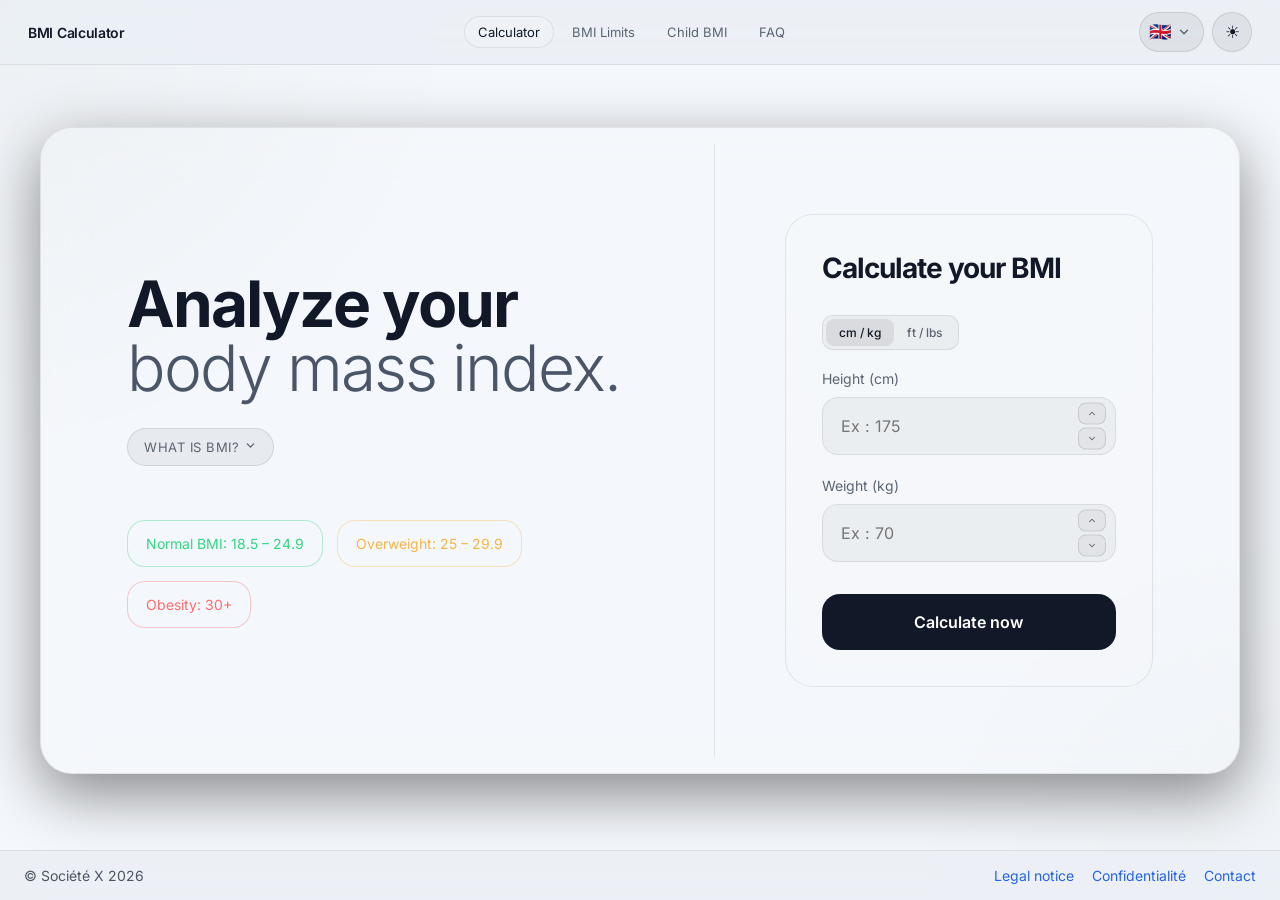
<file: index.html>
<!DOCTYPE html>
<html lang="fr">
<head>
  <meta charset="UTF-8" />
  <meta name="viewport" content="width=device-width, initial-scale=1.0" />
  <title>Calculateur IMC Gratuit | Indice de Masse Corporelle en Ligne</title>

  <meta name="description" content="Calculez gratuitement votre IMC avec notre calculateur moderne et précis. Découvrez instantanément votre indice de masse corporelle et son interprétation.">
  <meta name="keywords" content="IMC, calculateur IMC, indice de masse corporelle, BMI, santé, poids idéal, calcul IMC gratuit">
  <meta name="author" content="Société X">
  <meta name="robots" content="index, follow">
  <meta property="og:title" content="Calculateur IMC Gratuit">
  <meta property="og:description" content="Calculez votre indice de masse corporelle avec une interface premium moderne.">
  <meta property="og:type" content="website">
  <meta name="twitter:card" content="summary_large_image">
  <meta name="twitter:title" content="Calculateur IMC Gratuit">
  <meta name="twitter:description" content="Découvrez votre indice de masse corporelle instantanément.">
  <link rel="canonical" href="https://www.votresite.com/">
  <link rel="stylesheet" href="fonts/inter.css">

  <style>
    * { margin: 0; padding: 0; box-sizing: border-box; }

    :root {
      --footer: #c7d0dd;
      --link: #8db4ff;
      --bg: #0f1115;
      --card: #171a21;
      --soft: #1f2430;
      --border: rgba(255,255,255,0.08);
      --text: #f5f7fb;
      --muted: #a7b0c0;
      --accent: #ffffff;
      --success: #32d583;
      --warning: #f5b546;
      --danger: #ff6b6b;
      --shadow: 0 20px 60px rgba(0,0,0,0.45);
    }

    body {
      transition: background 0.3s ease, color 0.3s ease;
      font-family: 'Inter', sans-serif;
      background:
        radial-gradient(circle at top left, rgba(255,255,255,0.04), transparent 30%),
        radial-gradient(circle at bottom right, rgba(255,255,255,0.03), transparent 25%),
        var(--bg);
      color: var(--text);
      min-height: 100vh;
      display: flex;
      justify-content: center;
      align-items: center;
      padding: 40px 20px;
    }

    .container {
      width: 100%;
      max-width: 1200px;
      display: flex;
      padding: 1rem;
      font-size: 1rem;
      overflow: hidden;
      border: 1px solid var(--border);
      border-radius: 32px;
      background: rgba(255,255,255,0.03);
      backdrop-filter: blur(20px);
      box-shadow: var(--shadow);
    }

    .left {
      padding: 70px;
      display: flex;
      flex-direction: column;
      justify-content: center;
      gap: 28px;
      border-right: 1px solid var(--border);
    }

    .topbar {
      position: fixed;
      top: 0; left: 0; width: 100%;
      padding: 12px 28px;
      display: flex;
      align-items: center;
      justify-content: space-between;
      background: rgba(15,17,21,0.82);
      -webkit-backdrop-filter: blur(20px) saturate(180%);
      backdrop-filter: blur(20px) saturate(180%);
      border-bottom: 1px solid var(--border);
      z-index: 899; /* sous language-switcher et theme-toggle */
    }

    .nav-logo {
      font-size: 14px; font-weight: 600;
      color: var(--text); letter-spacing: -0.3px;
    }

    .nav-links { display: flex; gap: 4px; }

    .nav-link {
      padding: 7px 13px; border-radius: 999px; font-size: 13px;
      color: var(--muted); text-decoration: none;
      border: 1px solid transparent; transition: all 0.2s ease; white-space: nowrap;
    }

    .nav-link:hover { color: var(--text); background: rgba(255,255,255,0.07); border-color: var(--border); }
    .nav-link.active { color: var(--text); background: rgba(255,255,255,0.09); border-color: var(--border); }

    body.light .topbar { background: rgba(235,239,245,0.88); }


    /* ---- BURGER MOBILE ---- */
    .burger { display:none; align-items:center; justify-content:center; width:36px; height:36px;
      border-radius:10px; border:1px solid var(--border); background:rgba(255,255,255,0.08);
      cursor:pointer; flex-shrink:0; transition:background 0.2s ease; }
    .burger:hover { background:rgba(255,255,255,0.14); }
    .burger .icon-burger { display:block; } .burger .icon-close { display:none; }
    .burger.open .icon-burger { display:none; } .burger.open .icon-close { display:block; }
    .mobile-menu { display:none; position:fixed; top:53px; left:0; width:100%;
      background:rgba(15,17,21,0.97); -webkit-backdrop-filter:blur(20px);
      backdrop-filter:blur(20px); border-bottom:1px solid var(--border);
      padding:8px 14px 12px; flex-direction:column; gap:4px; z-index:1000; }
    .mobile-menu.open { display:flex; }
    .mobile-menu .mob-link { display:block; padding:12px 16px; font-size:15px;
      font-family:'Inter',sans-serif; border-radius:14px; border:1px solid transparent;
      color:var(--muted); text-decoration:none; transition:all 0.15s ease; }
    .mobile-menu .mob-link:hover { background:rgba(255,255,255,0.07); color:var(--text); }
    .mobile-menu .mob-link.active { background:rgba(255,255,255,0.09); border-color:var(--border); color:var(--text); }
    body.light .burger { background:rgba(0,0,0,0.05); border-color:rgba(0,0,0,0.12); }
    body.light .burger svg { stroke:#111827; }
    body.light .mobile-menu { background:rgba(235,239,245,0.97); }
    @media (max-width: 640px) {
      .topbar { padding: 8px 14px; }
      .nav-links { display: none; }
      .burger { display: flex; }
    }

    .badge-btn {
      align-items: center;
      gap: 8px;
      padding: 10px 16px;
      border-radius: 999px;
      background: rgba(255,255,255,0.06);
      border: 1px solid var(--border);
      color: var(--muted);
      font-size: 13px;
      letter-spacing: 0.5px;
      font-family: 'Inter', sans-serif;
      cursor: pointer;
      transition: background 0.2s ease, border-color 0.2s ease, color 0.2s ease, box-shadow 0.2s ease;
      width: max-content;
    }

    .badge-btn:hover,
    .badge-btn:focus-visible {
      background: rgba(255,255,255,0.13);
      border-color: rgba(255,255,255,0.22);
      color: var(--text);
      box-shadow: 0 0 0 3px rgba(255,255,255,0.06);
      outline: none;
    }

    .badge-btn[aria-expanded="true"] {
      background: rgba(255,255,255,0.11);
      border-color: rgba(255,255,255,0.2);
      color: var(--text);
    }

    .badge-chevron {
      width: 13px;
      height: 13px;
      flex-shrink: 0;
      fill: none;
      stroke: currentColor;
      stroke-width: 2.5;
      stroke-linecap: round;
      stroke-linejoin: round;
      transition: transform 0.3s ease;
    }

    .badge-btn[aria-expanded="true"] .badge-chevron {
      transform: rotate(180deg);
    }

    .accordion-wrap { display: flex; flex-direction: column; gap: 0; }

    .accordion-body {
      display: grid;
      grid-template-rows: 0fr;
      transition: grid-template-rows 0.35s ease;
    }

    .accordion-body.open {
      grid-template-rows: 1fr;
    }

    .accordion-body > p {
      overflow: hidden;
      padding-top: 16px;
    }

    body.light .badge-btn {
      background: rgba(0,0,0,0.05);
      border-color: rgba(0,0,0,0.1);
    }

    body.light .badge-btn:hover,
    body.light .badge-btn:focus-visible {
      background: rgba(0,0,0,0.1);
      border-color: rgba(0,0,0,0.2);
      color: #111827;
      box-shadow: 0 0 0 3px rgba(0,0,0,0.05);
    }

    body.light .badge-btn[aria-expanded="true"] {
      background: rgba(0,0,0,0.08);
      border-color: rgba(0,0,0,0.18);
      color: #111827;
    }

    h1 {
      font-size: 64px;
      line-height: 1;
      font-weight: 700;
      letter-spacing: -2px;
    }

    h1 span {
      color: #cfd8e3;
      font-weight: 300;
    }

    body.light h1 span {
      color: #4a5568;
    }

    .description {
      color: var(--muted);
      font-size: 18px;
      line-height: 1.8;
      max-width: 520px;
    }

    .features {
      display: flex;
      gap: 14px;
      flex-wrap: wrap;
      margin-top: 10px;
    }

    .feature {
      background: rgba(255,255,255,0.04);
      border: 1px solid var(--border);
      padding: 14px 18px;
      border-radius: 18px;
      color: #d8dee9;
      font-size: 14px;
    }

    .right {
      padding: 70px;
      display: flex;
      align-items: center;
      justify-content: center;
      position: relative;
    }

    .calculator {
      width: 100%;
      max-width: 420px;
      background: linear-gradient(180deg, rgba(255,255,255,0.08), rgba(255,255,255,0.03));
      border: 1px solid var(--border);
      border-radius: 28px;
      padding: 36px;
      backdrop-filter: blur(20px);
    }

    .calculator h2 {
      font-size: 28px;
      margin-bottom: 30px;
      letter-spacing: -1px;
    }

    .group { margin-bottom: 22px; }

    label {
      display: block;
      margin-bottom: 10px;
      color: var(--muted);
      font-size: 14px;
    }

    /* Input avec flèches stylisées */
    .input-wrapper { position: relative; }

    .input-wrapper input {
      width: 100%;
      padding: 18px 52px 18px 18px;
      border-radius: 16px;
      border: 1px solid var(--border);
      background: rgba(255,255,255,0.04);
      color: var(--text);
      font-size: 16px;
      font-family: 'Inter', sans-serif;
      outline: none;
      transition: 0.3s ease;
      -moz-appearance: textfield;
      appearance: textfield;
    }

    .input-wrapper input::-webkit-inner-spin-button,
    .input-wrapper input::-webkit-outer-spin-button { -webkit-appearance: none; margin: 0; }

    .input-wrapper input:focus {
      border-color: rgba(255,255,255,0.25);
      background: rgba(255,255,255,0.06);
    }

    .spin-btns {
      position: absolute;
      right: 10px;
      top: 50%;
      transform: translateY(-50%);
      display: flex;
      flex-direction: column;
      gap: 3px;
    }

    .spin-btn {
      width: 28px;
      height: 22px;
      border-radius: 8px;
      border: 1px solid var(--border);
      background: rgba(255,255,255,0.07);
      color: var(--muted);
      cursor: pointer;
      display: flex;
      align-items: center;
      justify-content: center;
      transition: all 0.15s ease;
      padding: 0;
      font-size: 0;
      line-height: 1;
    }

    .spin-btn:hover {
      background: rgba(255,255,255,0.15);
      color: var(--text);
      border-color: rgba(255,255,255,0.2);
    }

    .spin-btn:active { transform: scale(0.93); }

    .spin-btn svg {
      width: 10px;
      height: 10px;
      fill: none;
      stroke: currentColor;
      stroke-width: 2.5;
      stroke-linecap: round;
      stroke-linejoin: round;
    }

    button.calc-btn {
      width: 100%;
      padding: 18px;
      border: none;
      border-radius: 18px;
      background: var(--accent);
      color: #111;
      font-size: 16px;
      font-weight: 600;
      cursor: pointer;
      transition: 0.3s ease;
      margin-top: 10px;
      font-family: 'Inter', sans-serif;
    }

    button.calc-btn:hover { transform: translateY(-2px); opacity: 0.95; }

    .result {
      margin-top: 30px;
      padding: 26px;
      border-radius: 22px;
      background: rgba(255,255,255,0.04);
      border: 1px solid var(--border);
      display: none;
      animation: fadeIn 0.5s ease;
    }

    .result h3 {
      font-size: 15px;
      color: var(--muted);
      margin-bottom: 10px;
      font-weight: 500;
    }

    .imc-value {
      font-size: 60px;
      font-weight: 700;
      letter-spacing: -2px;
      margin-bottom: 12px;
    }

    .status { font-size: 18px; font-weight: 500; }
    .status.good   { color: var(--success); }
    .status.medium { color: var(--warning); }
    .status.bad    { color: var(--danger); }

    .footer-note {
      margin-top: 20px;
      color: var(--muted);
      font-size: 13px;
      line-height: 1.6;
    }

    @keyframes fadeIn {
      from { opacity: 0; transform: translateY(10px); }
      to   { opacity: 1; transform: translateY(0); }
    }

    .nav-controls {
      display: flex;
      align-items: center;
      gap: 8px;
    }

    /* ---- LANGUAGE DROPDOWN (dans topbar) ---- */
    .language-switcher {
      position: relative;
      z-index: 999;
    }

    .lang-dropdown-btn {
      height: 40px;
      padding: 0 12px 0 9px;
      border-radius: 999px;
      border: 1px solid var(--border);
      background: rgba(255,255,255,0.08);
      display: flex;
      align-items: center;
      justify-content: center;
      gap: 6px;
      cursor: pointer;
      font-size: 18px;
      line-height: 1;
      transition: 0.2s ease;
      color: var(--text);
      font-family: 'Inter', sans-serif;
      white-space: nowrap;
    }

    .lang-dropdown-btn:hover { background: rgba(255,255,255,0.13); }

    .lang-chevron {
      width: 14px;
      height: 14px;
      flex-shrink: 0;
      transition: transform 0.25s ease;
      stroke: var(--muted);
      fill: none;
      stroke-width: 2.5;
      stroke-linecap: round;
      stroke-linejoin: round;
    }

    .lang-dropdown-btn.open .lang-chevron { transform: rotate(180deg); }

    .lang-menu {
      position: absolute;
      top: calc(100% + 8px);
      right: 0;
      background: rgba(23,26,33,0.97);
      backdrop-filter: blur(16px);
      border: 1px solid var(--border);
      border-radius: 18px;
      padding: 6px;
      min-width: 100%;
      display: none;
      box-shadow: 0 12px 36px rgba(0,0,0,0.35);
      overflow: hidden;
    }

    .lang-menu.open { display: block; animation: fadeIn 0.2s ease; }

    .lang-option {
      display: flex;
      align-items: center;
      gap: 9px;
      padding: 10px 14px;
      border-radius: 12px;
      cursor: pointer;
      font-size: 14px;
      color: var(--muted);
      transition: 0.15s ease;
      white-space: nowrap;
    }

    .lang-option:hover { background: rgba(255,255,255,0.08); color: var(--text); }
    .lang-option .flag { font-size: 20px; line-height: 1; }
    .lang-option .lang-name { font-size: 13px; }

    /* Theme toggle — dans la topbar */
    .theme-toggle {
      width: 40px;
      height: 40px;
      border-radius: 50%;
      border: 1px solid var(--border);
      background: rgba(255,255,255,0.08);
      color: var(--text);
      cursor: pointer;
      font-size: 17px;
      display: flex;
      align-items: center;
      justify-content: center;
      line-height: 1;
      transition: 0.2s ease;
      flex-shrink: 0;
    }

    .theme-toggle:hover { transform: scale(1.05); background: rgba(255,255,255,0.13); }

    /* Light mode */
    body.light {
      --bg: #f4f7fb;
      --card: #ffffff;
      --soft: #eef2f7;
      --border: rgba(0,0,0,0.08);
      --text: #111827;
      --muted: #5b6472;
      --accent: #111827;
      --footer: #4b5563;
      --link: #2563eb;
      background:
        radial-gradient(circle at top left, rgba(0,0,0,0.03), transparent 30%),
        radial-gradient(circle at bottom right, rgba(0,0,0,0.02), transparent 25%),
        var(--bg);
    }

    body.light .theme-toggle     { background: rgba(0,0,0,0.06); border-color: rgba(0,0,0,0.1); color: #111827; }
    body.light .lang-dropdown-btn{ background: rgba(0,0,0,0.06); border-color: rgba(0,0,0,0.1); color: #111827; }
    body.light .lang-menu        { background: rgba(244,247,251,0.97); }
    body.light .lang-option:hover{ background: rgba(0,0,0,0.05); color: #111; }
    body.light button.calc-btn   { color: white; }
    body.light .spin-btn         { border-color: rgba(0,0,0,0.12); background: rgba(0,0,0,0.04); }
    body.light .spin-btn:hover   { background: rgba(0,0,0,0.1); }
    body.light .input-wrapper input { background: rgba(0,0,0,0.04); color: #111827; }
    body.light .legal-page,
    body.light .contact-page     { background: rgba(244,247,251,0.96); }
    body.light .close-btn        { background: rgba(0,0,0,0.04); border-color: rgba(0,0,0,0.1); color: #5b6472; }
    body.light .close-btn:hover  { background: rgba(0,0,0,0.08); color: #111827; border-color: rgba(0,0,0,0.18); }
    body.light .contact-divider  { background: rgba(0,0,0,0.08); }
    body.light .field input,
    body.light .field textarea   { background: rgba(0,0,0,0.04); color: #111827; border-color: rgba(0,0,0,0.1); }
    body.light .field input:focus,
    body.light .field textarea:focus { border-color: rgba(0,0,0,0.3); background: rgba(0,0,0,0.06); }
    body.light .field input::placeholder,
    body.light .field textarea::placeholder { color: rgba(91,100,114,0.5); }

    /* Footer */
    footer {
      position: fixed;
      bottom: 0; left: 0;
      width: 100%;
      padding: 16px 24px;
      display: flex;
      justify-content: space-between;
      align-items: center;
      background: rgba(15,17,21,0.82);
      -webkit-backdrop-filter: blur(20px) saturate(180%);
      backdrop-filter: blur(20px) saturate(180%);
      border-top: 1px solid var(--border);
      color: var(--footer);
      font-size: 14px;
      flex-wrap: wrap;
      gap: 12px;
    }

    body.light footer {
      background: rgba(235,239,245,0.88);
    }

    footer a { color: var(--link); text-decoration: none; }
    footer a:hover { text-decoration: underline; }
    .footer-links { display: flex; gap: 18px; flex-wrap: wrap; }

    /* Overlay pages */
    .legal-page,
    .contact-page {
      display: none;
      position: fixed;
      inset: 0;
      background: rgba(15,17,21,0.96);
      backdrop-filter: blur(16px);
      z-index: 2000;
      overflow-y: auto;
      padding: 60px 24px;
    }

    .page-content {
      max-width: 900px;
      margin: auto;
      background: rgba(255,255,255,0.04);
      border: 1px solid var(--border);
      border-radius: 28px;
      padding: 44px 48px 40px;
    }

    .page-content h2 {
      margin-bottom: 8px;
      font-size: 38px;
      letter-spacing: -1px;
    }

    .page-content > p,
    .page-content .subtitle {
      line-height: 1.8;
      color: var(--muted);
      margin-bottom: 12px;
    }

    /* ---- CONTACT FORM ---- */
    .contact-form {
      display: flex;
      flex-direction: column;
      gap: 14px;
      margin-top: 28px;
    }

    .form-row {
      display: grid;
      grid-template-columns: 1fr 1fr;
      gap: 14px;
    }

    .field {
      display: flex;
      flex-direction: column;
      gap: 7px;
    }

    .field label {
      font-size: 13px;
      font-weight: 500;
      color: var(--muted);
      letter-spacing: 0.3px;
      margin-bottom: 0;
    }

    .field input,
    .field textarea {
      width: 100%;
      padding: 15px 18px;
      border-radius: 14px;
      border: 1px solid var(--border);
      background: rgba(255,255,255,0.05);
      color: var(--text);
      font-size: 15px;
      font-family: 'Inter', sans-serif;
      outline: none;
      transition: border-color 0.2s ease, background 0.2s ease;
      resize: none;
    }

    .field input::placeholder,
    .field textarea::placeholder { color: rgba(167,176,192,0.45); }

    .field input:focus,
    .field textarea:focus {
      border-color: rgba(255,255,255,0.28);
      background: rgba(255,255,255,0.08);
    }

    .field textarea { min-height: 120px; line-height: 1.6; }

    /* Divider */
    .contact-divider {
      height: 1px;
      background: var(--border);
      margin: 28px 0 24px;
    }

    /* ---- CLOSE BUTTON ---- */
    .close-btn {
      display: flex;
      align-items: center;
      justify-content: center;
      gap: 8px;
      width: 100%;
      padding: 14px 20px;
      border-radius: 14px;
      border: 1px solid rgba(255,255,255,0.13);
      background: rgba(255,255,255,0.07);
      color: var(--muted);
      font-size: 14px;
      font-family: 'Inter', sans-serif;
      font-weight: 500;
      cursor: pointer;
      transition: all 0.2s ease;
      letter-spacing: 0.1px;
    }

    .close-btn:hover {
      background: rgba(255,255,255,0.13);
      color: var(--text);
      border-color: rgba(255,255,255,0.22);
    }

    .close-btn:active { transform: scale(0.98); }

    .close-btn svg {
      width: 15px;
      height: 15px;
      flex-shrink: 0;
      stroke: currentColor;
      fill: none;
      stroke-width: 2;
      stroke-linecap: round;
      stroke-linejoin: round;
    }

    /* ---- GAUGE ---- */
    .gauge-wrap {
      margin: 18px 0 4px;
    }

    .gauge-bar {
      position: relative;
      display: flex;
      height: 10px;
      border-radius: 999px;
      overflow: visible;
      margin-bottom: 8px;
    }

    .gauge-seg {
      height: 100%;
      opacity: 0.85;
    }

    .gauge-cursor {
      position: absolute;
      top: 50%;
      width: 16px;
      height: 16px;
      border-radius: 50%;
      background: #fff;
      border: 2.5px solid rgba(0,0,0,0.25);
      transform: translate(-50%, -50%);
      box-shadow: 0 2px 8px rgba(0,0,0,0.35);
      transition: left 0.6s cubic-bezier(.4,0,.2,1);
      z-index: 2;
    }

    body.light .gauge-cursor {
      border-color: rgba(0,0,0,0.18);
      background: #fff;
    }

    .gauge-ticks {
      position: relative;
      height: 18px;
      margin-top: 5px;
    }

    .gauge-tick {
      position: absolute;
      font-size: 10.5px;
      font-weight: 500;
      opacity: 0.9;
      white-space: nowrap;
    }

    /* ---- TARGET IMC ---- */
    .target-section {
      margin-top: 18px;
      padding: 16px 18px;
      border-radius: 16px;
      background: rgba(255,255,255,0.04);
      border: 1px solid var(--border);
    }

    .target-header { display: flex; flex-direction: column; gap: 10px; }

    .target-label {
      font-size: 13px;
      font-weight: 500;
      color: var(--muted);
      letter-spacing: 0.3px;
      margin-bottom: 0;
      display: block;
    }

    .target-input-row { display: flex; gap: 10px; align-items: center; }

    .target-result {
      margin-top: 12px;
      font-size: 14px;
      color: var(--muted);
      line-height: 1.6;
      min-height: 0;
      transition: all 0.2s ease;
    }

    .target-result strong {
      font-size: 18px;
      font-weight: 700;
      display: block;
      margin-bottom: 2px;
    }

    body.light .target-section {
      background: rgba(0,0,0,0.03);
      border-color: rgba(0,0,0,0.08);
    }

    @media (max-width: 980px) {
      .container { flex-direction: column; }
      .left { border-right: none; border-bottom: 1px solid var(--border); }
      h1 { font-size: 48px; }
    }

    /* ===== MOBILE ===== */
    /* ---- UNIT TOGGLE ---- */
    .unit-toggle {
      display: flex;
      background: rgba(255,255,255,0.04);
      border: 1px solid var(--border);
      border-radius: 11px;
      padding: 3px;
      margin-bottom: 20px;
      width: fit-content;
    }
    .unit-btn {
      padding: 6px 13px;
      border-radius: 8px;
      border: none;
      background: transparent;
      color: var(--muted);
      font-size: 12px;
      font-family: 'Inter', sans-serif;
      font-weight: 500;
      cursor: pointer;
      transition: all 0.2s ease;
      white-space: nowrap;
    }
    .unit-btn.active { background: rgba(255,255,255,0.11); color: var(--text); }
    .unit-btn:hover:not(.active) { color: var(--text); }
    body.light .unit-toggle { background: rgba(0,0,0,0.04); border-color: rgba(0,0,0,0.08); }
    body.light .unit-btn.active { background: rgba(0,0,0,0.08); color: #111827; }

    .imperial-height-row { display: grid; grid-template-columns: 1fr 1fr; gap: 6px; }
    .imperial-units { display: flex; gap: 6px; margin-top: 4px; }
    .imperial-units span { flex: 1; text-align: center; font-size: 10px; color: var(--muted); letter-spacing: 0.3px; }

    @media (max-width: 640px) {

      /* Body plein écran, sans padding latéral */
      body {
        padding: 0;
        align-items: flex-start;
        min-height: 100dvh;
      }

      /* Container occupe exactement 100% de la largeur, sans bordures latérales */
      .container {
        max-width: 100vw;
        width: 100%;
        border-radius: 0;
        border: none;
        border-bottom: 1px solid var(--border);
        min-height: 100dvh;
        box-shadow: none;
        flex-direction: column;
        padding: 0;
      }

      /* Panneau gauche compact */
      .left {
        padding: 72px 16px 20px;
        gap: 14px;
        border-bottom: 1px solid var(--border);
      }

      h1 {
        font-size: 26px;
        letter-spacing: -0.5px;
        line-height: 1.2;
      }

      h1 br { display: none; }

      .description { font-size: 14px; line-height: 1.6; }

      .accordion-body > p { padding-top: 12px; }

      /* Features : scroll horizontal, une seule ligne */
      .features {
        display: flex;
        flex-wrap: nowrap;
        overflow-x: auto;
        gap: 7px;
        margin-top: 2px;
        padding-bottom: 2px;
        -webkit-overflow-scrolling: touch;
        scrollbar-width: none;
      }
      .features::-webkit-scrollbar { display: none; }

      .feature {
        padding: 8px 11px;
        font-size: 11px;
        border-radius: 10px;
        white-space: nowrap;
        flex-shrink: 0;
      }

      /* Panneau droit */
      .right {
        padding: 16px 16px 96px;
        align-items: flex-start;
      }

      .calculator {
        padding: 18px 14px;
        border-radius: 18px;
        width: 100%;
        max-width: 100%;
      }

      .calculator h2 {
        font-size: 18px;
        margin-bottom: 14px;
        letter-spacing: -0.5px;
      }

      /* Taille + Poids côte à côte */
      .inputs-row {
        display: grid;
        grid-template-columns: 1fr 1fr;
        gap: 8px;
        margin-bottom: 10px;
      }

      .group { margin-bottom: 0; }

      label { font-size: 11px; margin-bottom: 6px; }

      .input-wrapper input {
        padding: 13px 40px 13px 12px;
        font-size: 15px;
        border-radius: 11px;
      }

      .spin-btns { right: 7px; }
      .spin-btn { width: 22px; height: 18px; border-radius: 5px; }
      .spin-btn svg { width: 9px; height: 9px; }

      button.calc-btn {
        padding: 14px;
        font-size: 15px;
        border-radius: 13px;
        margin-top: 8px;
      }

      /* Résultat */
      .result {
        margin-top: 12px;
        padding: 16px 14px;
        border-radius: 14px;
      }

      .result h3 { font-size: 12px; margin-bottom: 4px; }

      .imc-value {
        font-size: 44px;
        letter-spacing: -2px;
        margin-bottom: 4px;
      }

      .status { font-size: 15px; }

      /* Jauge */
      .gauge-wrap { margin: 10px 0 2px; }
      .gauge-bar { height: 7px; margin-bottom: 5px; }
      .gauge-cursor { width: 13px; height: 13px; }
      .gauge-labels { font-size: 9.5px; }

      /* IMC cible */
      .target-section {
        margin-top: 12px;
        padding: 12px 12px;
        border-radius: 12px;
      }

      .target-label { font-size: 11px; }
      .target-result { font-size: 12px; margin-top: 8px; }
      .target-result strong { font-size: 15px; }

      .footer-note { font-size: 11px; margin-top: 12px; line-height: 1.5; }

      /* Contrôles dans la topbar sur mobile */
      .nav-controls { gap: 6px; }
      .lang-dropdown-btn { height: 34px; padding: 0 9px 0 7px; font-size: 16px; gap: 4px; }
      .lang-chevron { width: 11px; height: 11px; }
      .lang-menu { border-radius: 14px; }
      .lang-option { padding: 9px 12px; font-size: 13px; }
      .lang-option .flag { font-size: 16px; }
      .theme-toggle { width: 34px; height: 34px; font-size: 15px; }

      /* Footer */
      footer { padding: 10px 16px; font-size: 12px; gap: 8px; }
      .footer-links { gap: 12px; }

      /* Pages légales / contact */
      .legal-page, .contact-page { padding: 16px 12px 80px; }
      .page-content { padding: 20px 16px 20px; border-radius: 18px; }
      .page-content h2 { font-size: 24px; margin-bottom: 4px; }
      .page-content > p { font-size: 14px; }
      .form-row { grid-template-columns: 1fr; }
      .field label { font-size: 12px; }
      .field input, .field textarea { padding: 12px 14px; font-size: 14px; border-radius: 11px; }
      .field textarea { min-height: 100px; }
      .contact-form { gap: 9px; margin-top: 16px; }
      .contact-divider { margin: 16px 0 14px; }
      .close-btn { padding: 12px 16px; font-size: 13px; border-radius: 11px; }
    }
  </style>
</head>
<body>

  <script type="application/ld+json">
  {
    "@context": "https://schema.org",
    "@type": "WebSite",
    "name": "Calculateur IMC",
    "url": "https://www.votresite.com/",
    "description": "Calculateur d'indice de masse corporelle gratuit et moderne."
  }
  </script>

  <nav class="topbar" id="mainTopbar">
    <button class="burger" id="burgerBtn" aria-label="Menu"><svg class="icon-burger" width="16" height="16" viewBox="0 0 16 16" fill="none" stroke="var(--text)" stroke-width="1.8" stroke-linecap="round"><line x1="2" y1="4" x2="14" y2="4"/><line x1="2" y1="8" x2="14" y2="8"/><line x1="2" y1="12" x2="14" y2="12"/></svg><svg class="icon-close" width="16" height="16" viewBox="0 0 16 16" fill="none" stroke="var(--text)" stroke-width="1.8" stroke-linecap="round"><line x1="3" y1="3" x2="13" y2="13"/><line x1="13" y1="3" x2="3" y2="13"/></svg></button>
    <span class="nav-logo" id="navLogo">Calculateur IMC</span>
    <div class="nav-links">
      <a class="nav-link active" href="index.html" id="navCalc">Calculateur</a>
      <a class="nav-link" href="limites-imc.html" id="navLimites">Limites de l'IMC</a>
      <a class="nav-link" href="imc-enfant.html" id="navEnfant">IMC enfant</a>
      <a class="nav-link" href="faq-imc.html" id="navFaq">FAQ</a>
    </div>
    <div class="nav-controls">
      <div class="language-switcher" id="langSwitcher">
        <button class="lang-dropdown-btn" id="langBtn" onclick="toggleLangMenu()">
          <span id="currentFlag">🇫🇷</span>
          <svg class="lang-chevron" viewBox="0 0 24 24"><polyline points="6 9 12 15 18 9"/></svg>
        </button>
        <div class="lang-menu" id="langMenu">
          <div class="lang-option" onclick="setLanguage('fr'); closeLangMenu();">
            <span class="flag">🇫🇷</span><span class="lang-name">Français</span>
          </div>
          <div class="lang-option" onclick="setLanguage('en'); closeLangMenu();">
            <span class="flag">🇬🇧</span><span class="lang-name">English</span>
          </div>
          <div class="lang-option" onclick="setLanguage('es'); closeLangMenu();">
            <span class="flag">🇪🇸</span><span class="lang-name">Español</span>
          </div>
        </div>
      </div>
      <button class="theme-toggle" id="themeToggle">☾</button>
    </div>
  </nav>
  <div class="mobile-menu" id="mobileMenu">
    <a class="mob-link active" href="index.html" id="mobCalc">Calculateur</a>
    <a class="mob-link" href="limites-imc.html" id="mobLimites">Limites de l'IMC</a>
    <a class="mob-link" href="imc-enfant.html" id="mobEnfant">IMC enfant</a>
    <a class="mob-link" href="faq-imc.html" id="mobFaq">FAQ</a>
  </div>

  <div class="container">

    <section class="left">
      <h1 id="mainTitle">
        Analysez votre <br>
        <span>indice de masse corporelle.</span>
      </h1>

      <div class="accordion-wrap">
        <button class="badge-btn" id="badgeTitle" onclick="toggleAccordion()" aria-expanded="false">
          <span id="badgeLabel">QU'EST-CE QUE L'IMC ?</span>
          <svg class="badge-chevron" viewBox="0 0 24 24" aria-hidden="true"><polyline points="6 9 12 15 18 9"/></svg>
        </button>
        <div class="accordion-body" id="accordionBody">
          <p class="description" id="mainDescription">
            L'IMC (Indice de Masse Corporelle) est une valeur permettant d'évaluer la corpulence d'une personne en fonction de sa taille et de son poids.
          </p>
        </div>
      </div>

      <div class="features">
        <div class="feature" style="border-color:rgba(50,213,131,0.35); color:#32d583;">
          <span id="normalLabel">IMC normal : 18.5 – 24.9</span>
        </div>
        <div class="feature" style="border-color:rgba(245,181,70,0.35); color:#f5b546;">
          <span id="overweightLabel">Surpoids : 25 – 29.9</span>
        </div>
        <div class="feature" style="border-color:rgba(255,107,107,0.35); color:#ff6b6b;">
          <span id="obesityLabel">Obésité : 30+</span>
        </div>
      </div>
    </section>

    <section class="right">
      <div class="calculator">
        <h2 id="calcTitle">Calculez votre IMC</h2>

        <div class="unit-toggle">
          <button class="unit-btn active" id="unitMetricBtn" onclick="setUnit('metric')">cm / kg</button>
          <button class="unit-btn" id="unitImperialBtn" onclick="setUnit('imperial')">ft / lbs</button>
        </div>

        <div class="inputs-row">
        <div class="group">
          <div id="metricHeightWrap">
            <label id="heightLabel">Taille (cm)</label>
            <div class="input-wrapper">
              <input type="number" id="height" placeholder="Ex : 175" oninput="autoCalculate()">
              <div class="spin-btns">
                <button class="spin-btn" onclick="changeValue('height', 1)" title="+1">
                  <svg viewBox="0 0 24 24"><polyline points="18 15 12 9 6 15"/></svg>
                </button>
                <button class="spin-btn" onclick="changeValue('height', -1)" title="-1">
                  <svg viewBox="0 0 24 24"><polyline points="6 9 12 15 18 9"/></svg>
                </button>
              </div>
            </div>
          </div>
          <div id="imperialHeightWrap" style="display:none">
            <label id="imperialHeightLabel">Taille</label>
            <div class="imperial-height-row">
              <div class="input-wrapper">
                <input type="number" id="heightFt" placeholder="5" min="1" max="8" oninput="autoCalculate()">
                <div class="spin-btns">
                  <button class="spin-btn" onclick="changeValue('heightFt', 1)" title="+1">
                    <svg viewBox="0 0 24 24"><polyline points="18 15 12 9 6 15"/></svg>
                  </button>
                  <button class="spin-btn" onclick="changeValue('heightFt', -1)" title="-1">
                    <svg viewBox="0 0 24 24"><polyline points="6 9 12 15 18 9"/></svg>
                  </button>
                </div>
              </div>
              <div class="input-wrapper">
                <input type="number" id="heightIn" placeholder="9" min="0" max="11" oninput="autoCalculate()">
                <div class="spin-btns">
                  <button class="spin-btn" onclick="changeValueIn(1)" title="+1">
                    <svg viewBox="0 0 24 24"><polyline points="18 15 12 9 6 15"/></svg>
                  </button>
                  <button class="spin-btn" onclick="changeValueIn(-1)" title="-1">
                    <svg viewBox="0 0 24 24"><polyline points="6 9 12 15 18 9"/></svg>
                  </button>
                </div>
              </div>
            </div>
            <div class="imperial-units">
              <span>ft</span>
              <span>in</span>
            </div>
          </div>
        </div>

        <div class="group">
          <label id="weightLabel">Poids (kg)</label>
          <div class="input-wrapper">
            <input type="number" id="weight" placeholder="Ex : 70" oninput="autoCalculate()">
            <div class="spin-btns">
              <button class="spin-btn" onclick="changeValue('weight', 1)" title="+1">
                <svg viewBox="0 0 24 24"><polyline points="18 15 12 9 6 15"/></svg>
              </button>
              <button class="spin-btn" onclick="changeValue('weight', -1)" title="-1">
                <svg viewBox="0 0 24 24"><polyline points="6 9 12 15 18 9"/></svg>
              </button>
            </div>
          </div>
        </div>
        </div>

        <button class="calc-btn" onclick="calculateIMC(false)">
          <span id="calcButton">Calculer maintenant</span>
        </button>

        <div class="result" id="result">
          <h3 id="resultTitle">Votre résultat</h3>
          <div class="imc-value" id="imcValue">0</div>
          <div class="status" id="status"></div>

          <!-- Graphique jauge -->
          <div class="gauge-wrap">
            <div class="gauge-bar">
              <div class="gauge-seg" style="flex:3.5; background:linear-gradient(90deg,#6ec6f5,#74b9e8); border-radius:999px 0 0 999px;"></div>
              <div class="gauge-seg" style="flex:6.5; background:linear-gradient(90deg,#32d583,#2ec97a);"></div>
              <div class="gauge-seg" style="flex:5;   background:linear-gradient(90deg,#f5b546,#f0a020);"></div>
              <div class="gauge-seg" style="flex:10;  background:linear-gradient(90deg,#ff6b6b,#e84545); border-radius:0 999px 999px 0;"></div>
              <div class="gauge-cursor" id="gaugeCursor"></div>
            </div>
            <!-- Bornes aux séparations exactes : flex 3.5/6.5/5/10 = total 25 → 14% / 40% / 60% -->
            <div class="gauge-ticks">
              <span class="gauge-tick" style="left:0%;   color:#6ec6f5; transform:translateX(0)">10</span>
              <span class="gauge-tick" style="left:14%;  color:#32d583; transform:translateX(-50%)">18.5</span>
              <span class="gauge-tick" style="left:40%;  color:#f5b546; transform:translateX(-50%)">25</span>
              <span class="gauge-tick" style="left:60%;  color:#ff6b6b; transform:translateX(-50%)">30</span>
              <span class="gauge-tick" style="left:100%; color:#ff6b6b; transform:translateX(-100%)">40+</span>
            </div>
          </div>

          <!-- Section IMC cible -->
          <div class="target-section">
            <div class="target-header">
              <label class="target-label" id="targetLabel">IMC cible</label>
              <div class="target-input-row">
                <div class="input-wrapper" style="flex:1;">
                  <input type="number" id="targetImc" placeholder="Ex : 22" step="0.1" min="10" max="50" oninput="calculateTargetWeight()">
                  <div class="spin-btns">
                    <button class="spin-btn" onclick="changeValueFloat('targetImc', 0.5); calculateTargetWeight();">
                      <svg viewBox="0 0 24 24"><polyline points="18 15 12 9 6 15"/></svg>
                    </button>
                    <button class="spin-btn" onclick="changeValueFloat('targetImc', -0.5); calculateTargetWeight();">
                      <svg viewBox="0 0 24 24"><polyline points="6 9 12 15 18 9"/></svg>
                    </button>
                  </div>
                </div>
              </div>
            </div>
            <div class="target-result" id="targetResult"></div>
          </div>

          <div class="footer-note">
            <span id="footerNote">L'IMC est un indicateur général et ne remplace pas un avis médical professionnel.</span>
          </div>
        </div>
      </div>
    </section>

  </div>

  <footer>
    <div>© Société X 2026</div>
    <div class="footer-links">
      <a href="#" onclick="openLegal()">Mentions légales</a>
      <a href="politique-confidentialite.html">Confidentialité</a>
      <a href="#" onclick="openContact()">Contact</a>
    </div>
  </footer>

  <!-- SEO -->
  <div style="display:none;">
    Calculateur IMC gratuit en ligne. Découvrez votre indice de masse corporelle, votre poids santé et votre classification IMC.
  </div>

  <!-- Mentions légales -->
  <div class="legal-page" id="legalPage">
    <div class="page-content">
      <h2 id="legalTitle">Mentions légales</h2>

      <p><strong id="legalEditor">Éditeur du site :</strong></p>
      <p id="legalEditorDetails">[Nom / Raison sociale]<br>[Forme juridique — SIRET : XXXXXXXXXX]<br>[Adresse postale]<br>Email : [votre@email.fr]</p>

      <p><strong id="legalHostLabel">Hébergeur :</strong></p>
      <p id="legalHostDetails">Cloudflare, Inc.<br>101 Townsend St, San Francisco, CA 94107, États-Unis<br>cloudflare.com</p>

      <p id="legalP1">Ce site propose un outil informatif de calcul d'indice de masse corporelle (IMC). Les résultats sont fournis à titre indicatif uniquement et ne constituent pas un avis médical. Consultez un professionnel de santé pour toute question relative à votre santé.</p>
      <p id="legalP2">Les données saisies (taille, poids) sont traitées exclusivement dans votre navigateur et ne sont jamais transmises à nos serveurs.</p>
      <p id="legalP3">© 2026 Société X — Tous droits réservés.</p>
      <p><a href="politique-confidentialite.html" id="legalPrivacyLink" style="color:var(--link);">Politique de confidentialité →</a></p>

      <div class="contact-divider"></div>
      <button class="close-btn" onclick="closeLegal()">
        <svg viewBox="0 0 24 24"><line x1="18" y1="6" x2="6" y2="18"/><line x1="6" y1="6" x2="18" y2="18"/></svg>
        <span id="legalCloseBtn">Fermer</span>
      </button>
    </div>
  </div>

  <!-- Contact -->
  <div class="contact-page" id="contactPage">
    <div class="page-content">
      <h2 id="contactTitle">Contact</h2>
      <p id="contactIntro">Une question, une suggestion ou un retour concernant le calculateur IMC ?</p>

      <form class="contact-form">
        <div class="form-row">
          <div class="field">
            <label id="contactNameLabel">Nom</label>
            <input type="text" id="contactNameInput" placeholder="Jean Dupont">
          </div>
          <div class="field">
            <label id="contactEmailLabel">Email</label>
            <input type="email" id="contactEmailInput" placeholder="jean@exemple.fr">
          </div>
        </div>
        <div class="field">
          <label id="contactMsgLabel">Message</label>
          <textarea id="contactMsgInput" placeholder="Votre message…"></textarea>
        </div>
        <button class="calc-btn" type="submit"><span id="contactSendBtn">Envoyer le message</span></button>
      </form>

      <div class="contact-divider"></div>

      <button class="close-btn" onclick="closeContact()">
        <svg viewBox="0 0 24 24"><line x1="18" y1="6" x2="6" y2="18"/><line x1="6" y1="6" x2="18" y2="18"/></svg>
        <span id="contactCloseBtn">Fermer</span>
      </button>
    </div>
  </div>

  <script>
    const flags = { fr: '🇫🇷', en: '🇬🇧', es: '🇪🇸' };
    let currentUnit = localStorage.getItem('unit') || 'metric';


    function toggleBurger() {
      var b = document.getElementById('burgerBtn');
      var m = document.getElementById('mobileMenu');
      if (b) b.classList.toggle('open');
      if (m) m.classList.toggle('open');
    }
    function toggleLangMenu() {
      document.getElementById('langBtn').classList.toggle('open');
      document.getElementById('langMenu').classList.toggle('open');
    }

    function closeLangMenu() {
      document.getElementById('langBtn').classList.remove('open');
      document.getElementById('langMenu').classList.remove('open');
    }

    document.addEventListener('click', function(e) {
      var ls = document.getElementById('langSwitcher');
      if (ls && !ls.contains(e.target)) closeLangMenu();
      var bm = document.getElementById('mobileMenu');
      var bb = document.getElementById('burgerBtn');
      if (bm && bb && !bb.contains(e.target) && !bm.contains(e.target)) {
        bb.classList.remove('open');
        bm.classList.remove('open');
      }
    });

    function changeValue(id, delta) {
      const el = document.getElementById(id);
      const min = el.min !== '' ? parseFloat(el.min) : 0;
      const max = el.max !== '' ? parseFloat(el.max) : Infinity;
      el.value = Math.min(max, Math.max(min, (parseFloat(el.value) || 0) + delta));
      autoCalculate();
    }

    function changeValueFloat(id, delta) {
      const el = document.getElementById(id);
      const v = Math.round(((parseFloat(el.value) || 0) + delta) * 10) / 10;
      el.value = Math.max(10, Math.min(50, v));
    }

    function changeValueIn(delta) {
      const ftEl = document.getElementById('heightFt');
      const inEl = document.getElementById('heightIn');
      let val = (parseFloat(inEl.value) || 0) + delta;
      if (val > 11) {
        val = 0;
        ftEl.value = Math.min(8, (parseFloat(ftEl.value) || 0) + 1);
      } else if (val < 0) {
        const ft = parseFloat(ftEl.value) || 0;
        if (ft > 1) { val = 11; ftEl.value = ft - 1; }
        else val = 0;
      }
      inEl.value = val;
      autoCalculate();
    }

    function getHeightCm() {
      if (currentUnit === 'imperial') {
        const ft = parseFloat(document.getElementById('heightFt').value) || 0;
        const inches = parseFloat(document.getElementById('heightIn').value) || 0;
        return ft * 30.48 + inches * 2.54;
      }
      return parseFloat(document.getElementById('height').value) || 0;
    }

    function autoCalculate() {
      let valid;
      if (currentUnit === 'imperial') {
        const ft = parseFloat(document.getElementById('heightFt').value);
        const lbs = parseFloat(document.getElementById('weight').value);
        valid = ft >= 1 && ft <= 8 && lbs >= 44 && lbs <= 1200;
      } else {
        const h = parseFloat(document.getElementById('height').value);
        const w = parseFloat(document.getElementById('weight').value);
        valid = h >= 50 && h <= 280 && w >= 20 && w <= 500;
      }
      if (valid) calculateIMC(true);
    }

    function setUnit(unit) {
      currentUnit = unit;
      localStorage.setItem('unit', unit);
      document.getElementById('unitMetricBtn').classList.toggle('active', unit === 'metric');
      document.getElementById('unitImperialBtn').classList.toggle('active', unit === 'imperial');
      document.getElementById('metricHeightWrap').style.display = unit === 'metric' ? '' : 'none';
      document.getElementById('imperialHeightWrap').style.display = unit === 'imperial' ? '' : 'none';
      const lang = localStorage.getItem('language') || 'fr';
      const t = translations[lang];
      if (unit === 'imperial') {
        const cmVal = parseFloat(document.getElementById('height').value);
        if (cmVal >= 50) {
          const totalIn = cmVal / 2.54;
          document.getElementById('heightFt').value = Math.floor(totalIn / 12);
          document.getElementById('heightIn').value = Math.round(totalIn % 12);
        }
        const kgVal = parseFloat(document.getElementById('weight').value);
        if (kgVal > 0) document.getElementById('weight').value = Math.round(kgVal * 2.20462);
        document.getElementById('weightLabel').innerHTML = t.weightLbs;
        document.getElementById('weight').placeholder = 'Ex : 154';
      } else {
        const ft = parseFloat(document.getElementById('heightFt').value) || 0;
        const inches = parseFloat(document.getElementById('heightIn').value) || 0;
        if (ft > 0) document.getElementById('height').value = Math.round(ft * 30.48 + inches * 2.54);
        const lbsVal = parseFloat(document.getElementById('weight').value);
        if (lbsVal > 0) document.getElementById('weight').value = Math.round(lbsVal / 2.20462 * 10) / 10;
        document.getElementById('weightLabel').innerHTML = t.weight;
        document.getElementById('weight').placeholder = 'Ex : 70';
      }
      document.getElementById('result').style.display = 'none';
    }

    /* Positionne le curseur — flex 3.5/6.5/5/10 = total 25
       Segment bleu  : 14% → IMC 10–18.5
       Segment vert  : 26% → IMC 18.5–25   (start 14%)
       Segment orange: 20% → IMC 25–30     (start 40%)
       Segment rouge : 40% → IMC 30–40     (start 60%)
    */
    function positionCursor(imc) {
      const cursor = document.getElementById('gaugeCursor');
      const ranges = [
        { from: 10,   to: 18.5, start: 0,  width: 14 },
        { from: 18.5, to: 25,   start: 14, width: 26 },
        { from: 25,   to: 30,   start: 40, width: 20 },
        { from: 30,   to: 40,   start: 60, width: 40 }
      ];
      const clamped = Math.max(10, Math.min(40, imc));
      let pct = 60 + ((clamped - 30) / 10) * 40; // défaut : rouge
      for (const r of ranges) {
        if (clamped <= r.to) {
          pct = r.start + ((clamped - r.from) / (r.to - r.from)) * r.width;
          break;
        }
      }
      cursor.style.left = Math.min(98, Math.max(2, pct)) + '%';
    }

    function calculateIMC(silent) {
      const lang = localStorage.getItem('language') || 'fr';
      const t = translations[lang];
      let heightCm, weightKg;
      if (currentUnit === 'imperial') {
        const ft = parseFloat(document.getElementById('heightFt').value);
        const inches = parseFloat(document.getElementById('heightIn').value) || 0;
        const lbs = parseFloat(document.getElementById('weight').value);
        if (!ft || !lbs || ft <= 0 || lbs <= 0) {
          if (!silent) alert(t.alertMsg || 'Veuillez entrer des valeurs valides.');
          return;
        }
        heightCm = ft * 30.48 + inches * 2.54;
        weightKg = lbs * 0.453592;
      } else {
        heightCm = parseFloat(document.getElementById('height').value);
        weightKg = parseFloat(document.getElementById('weight').value);
        if (!heightCm || !weightKg || heightCm <= 0 || weightKg <= 0) {
          if (!silent) alert(t.alertMsg || 'Veuillez entrer des valeurs valides.');
          return;
        }
      }
      const imc = weightKg / Math.pow(heightCm / 100, 2);
      document.getElementById('imcValue').textContent = imc.toFixed(1);
      let status, className;
      if (imc < 18.5)    { status = t.statusUnder;  className = 'medium'; }
      else if (imc < 25) { status = t.statusNormal; className = 'good';   }
      else if (imc < 30) { status = t.statusOver;   className = 'medium'; }
      else               { status = t.statusObese;  className = 'bad';    }
      const statusEl = document.getElementById('status');
      statusEl.textContent = status;
      statusEl.className = 'status ' + className;
      positionCursor(imc);
      document.getElementById('result').style.display = 'block';
      document.getElementById('targetImc').value = '';
      document.getElementById('targetResult').innerHTML = '';
      if (!silent && window.innerWidth < 980) {
        setTimeout(() => {
          document.getElementById('result').scrollIntoView({ behavior: 'smooth', block: 'start' });
        }, 60);
      }
    }

    function calculateTargetWeight() {
      const targetImc = parseFloat(document.getElementById('targetImc').value);
      const heightCm = getHeightCm();
      const lang = localStorage.getItem('language') || 'fr';
      const t = translations[lang];
      const resultEl = document.getElementById('targetResult');
      if (!targetImc || !heightCm || targetImc < 10 || targetImc > 50) {
        resultEl.innerHTML = '';
        return;
      }
      const targetWeightKg = targetImc * Math.pow(heightCm / 100, 2);
      const weightDisplay = currentUnit === 'imperial'
        ? `${(targetWeightKg * 2.20462).toFixed(1)} lbs`
        : `${targetWeightKg.toFixed(1)} kg`;
      let color;
      if (targetImc < 18.5)    color = '#6ec6f5';
      else if (targetImc < 25) color = '#32d583';
      else if (targetImc < 30) color = '#f5b546';
      else                     color = '#ff6b6b';
      resultEl.innerHTML = `<strong style="color:${color}">${weightDisplay}</strong>${t.targetResultText || 'pour un IMC de'} ${targetImc}`;
    }

    const translations = {
      fr: {
        navLogo: 'Calculateur IMC', navCalc: 'Calculateur', navLimites: "Limites de l'IMC", navEnfant: 'IMC enfant', mobCalc: 'Calculateur', mobLimites: "Limites de l'IMC", mobEnfant: 'IMC enfant',
        badge: "QU'EST-CE QUE L'IMC ?",
        title: "Analysez votre <br><span>indice de masse corporelle.</span>",
        desc: "L'IMC (Indice de Masse Corporelle) est une valeur permettant d'évaluer la corpulence d'une personne en fonction de sa taille et de son poids.",
        normal: "IMC normal : 18.5 – 24.9", overweight: "Surpoids : 25 – 29.9", obesity: "Obésité : 30+",
        calc: "Calculez votre IMC", height: "Taille (cm)", weight: "Poids (kg)",
        button: "Calculer maintenant", result: "Votre résultat",
        note: "L'IMC est un indicateur général et ne remplace pas un avis médical professionnel.",
        alertMsg: "Veuillez entrer des valeurs valides.",
        statusUnder: "Insuffisance pondérale", statusNormal: "Poids normal",
        statusOver: "Surpoids", statusObese: "Obésité",
        targetLabel: "IMC cible", targetResultText: " pour un IMC de ",
        legalTitle: "Mentions légales", legalEditor: "Éditeur du site :",
        legalP1: "Le présent site propose un outil informatif de calcul d'indice de masse corporelle (IMC).",
        legalP2: "Les informations affichées sont fournies à titre indicatif et ne remplacent pas un avis médical professionnel.",
        legalP3: "Les données saisies ne sont ni enregistrées ni revendues.", legalCloseBtn: "Fermer",
        contactTitle: "Contact", contactIntro: "Une question, une suggestion ou un retour concernant le calculateur IMC ?",
        contactNameLabel: "Nom", contactNameInput: "Jean Dupont",
        contactEmailLabel: "Email", contactEmailInput: "jean@exemple.fr",
        contactMsgLabel: "Message", contactMsgInput: "Votre message…",
        contactSendBtn: "Envoyer le message", contactCloseBtn: "Fermer",
        footerLegal: "Mentions légales", footerContact: "Contact",
        heightImpLabel: 'Taille', weightLbs: 'Poids (lbs)'
      },
      en: {
        navLogo: 'BMI Calculator', navCalc: 'Calculator', navLimites: 'BMI Limits', navEnfant: 'Child BMI', mobCalc: 'Calculator', mobLimites: 'BMI Limits', mobEnfant: 'Child BMI',
        badge: "WHAT IS BMI?",
        title: "Analyze your <br><span>body mass index.</span>",
        desc: "BMI (Body Mass Index) is a value used to assess body weight based on height and weight.",
        normal: "Normal BMI: 18.5 – 24.9", overweight: "Overweight: 25 – 29.9", obesity: "Obesity: 30+",
        calc: "Calculate your BMI", height: "Height (cm)", weight: "Weight (kg)",
        button: "Calculate now", result: "Your result",
        note: "BMI is a general indicator and does not replace professional medical advice.",
        alertMsg: "Please enter valid values.",
        statusUnder: "Underweight", statusNormal: "Normal weight",
        statusOver: "Overweight", statusObese: "Obesity",
        targetLabel: "Target BMI", targetResultText: " for a BMI of ",
        legalTitle: "Legal notice", legalEditor: "Website publisher:",
        legalP1: "This site provides an informational BMI calculation tool.",
        legalP2: "The information displayed is provided for guidance only and does not replace professional medical advice.",
        legalP3: "No data entered is stored or sold.", legalCloseBtn: "Close",
        contactTitle: "Contact", contactIntro: "A question, suggestion or feedback about the BMI calculator?",
        contactNameLabel: "Name", contactNameInput: "John Smith",
        contactEmailLabel: "Email", contactEmailInput: "john@example.com",
        contactMsgLabel: "Message", contactMsgInput: "Your message…",
        contactSendBtn: "Send message", contactCloseBtn: "Close",
        footerLegal: "Legal notice", footerContact: "Contact",
        heightImpLabel: 'Height', weightLbs: 'Weight (lbs)'
      },
      es: {
        navLogo: 'Calculadora IMC', navCalc: 'Calculadora', navLimites: 'Límites del IMC', navEnfant: 'IMC infantil', mobCalc: 'Calculadora', mobLimites: 'Límites del IMC', mobEnfant: 'IMC infantil',
        badge: "¿QUÉ ES EL IMC?",
        title: "Analiza tu <br><span>índice de masa corporal.</span>",
        desc: "El IMC (Índice de Masa Corporal) es un valor que permite evaluar la complexión física según la altura y el peso.",
        normal: "IMC normal: 18.5 – 24.9", overweight: "Sobrepeso: 25 – 29.9", obesity: "Obesidad: 30+",
        calc: "Calcula tu IMC", height: "Altura (cm)", weight: "Peso (kg)",
        button: "Calcular ahora", result: "Tu resultado",
        note: "El IMC es un indicador general y no reemplaza el consejo médico profesional.",
        alertMsg: "Por favor, introduce valores válidos.",
        statusUnder: "Bajo peso", statusNormal: "Peso normal",
        statusOver: "Sobrepeso", statusObese: "Obesidad",
        targetLabel: "IMC objetivo", targetResultText: " para un IMC de ",
        legalTitle: "Aviso legal", legalEditor: "Editor del sitio:",
        legalP1: "Este sitio ofrece una herramienta informativa de cálculo del índice de masa corporal (IMC).",
        legalP2: "La información mostrada se proporciona a título orientativo y no sustituye el consejo médico profesional.",
        legalP3: "Los datos introducidos no se almacenan ni se venden.", legalCloseBtn: "Cerrar",
        contactTitle: "Contacto", contactIntro: "¿Una pregunta, sugerencia o comentario sobre la calculadora de IMC?",
        contactNameLabel: "Nombre", contactNameInput: "Juan García",
        contactEmailLabel: "Email", contactEmailInput: "juan@ejemplo.es",
        contactMsgLabel: "Mensaje", contactMsgInput: "Tu mensaje…",
        contactSendBtn: "Enviar mensaje", contactCloseBtn: "Cerrar",
        footerLegal: "Aviso legal", footerContact: "Contacto",
        heightImpLabel: 'Talla', weightLbs: 'Peso (lbs)'
      }
    };

    function toggleAccordion() {
      const btn  = document.getElementById('badgeTitle');
      const body = document.getElementById('accordionBody');
      const isOpen = body.classList.toggle('open');
      btn.setAttribute('aria-expanded', isOpen);
    }

    function setLanguage(lang) {
      localStorage.setItem('language', lang);
      document.getElementById('currentFlag').textContent = flags[lang];
      const t = translations[lang];
      // Nav desktop + mobile
      var navLogo = document.getElementById('navLogo'); if(navLogo) navLogo.innerHTML = t.navLogo;
      var navCalc = document.getElementById('navCalc'); if(navCalc) navCalc.innerHTML = t.navCalc;
      var navLimites = document.getElementById('navLimites'); if(navLimites) navLimites.innerHTML = t.navLimites;
      var navEnfant = document.getElementById('navEnfant'); if(navEnfant) navEnfant.innerHTML = t.navEnfant;
      var mobCalc = document.getElementById('mobCalc'); if(mobCalc) mobCalc.innerHTML = t.mobCalc;
      var mobLimites = document.getElementById('mobLimites'); if(mobLimites) mobLimites.innerHTML = t.mobLimites;
      var mobEnfant = document.getElementById('mobEnfant'); if(mobEnfant) mobEnfant.innerHTML = t.mobEnfant;
      document.getElementById('badgeLabel').innerHTML      = t.badge;
      document.getElementById('mainTitle').innerHTML       = t.title;
      document.getElementById('mainDescription').innerHTML = t.desc;
      document.getElementById('normalLabel').innerHTML     = t.normal;
      document.getElementById('overweightLabel').innerHTML = t.overweight;
      document.getElementById('obesityLabel').innerHTML    = t.obesity;
      document.getElementById('calcTitle').innerHTML       = t.calc;
      document.getElementById('heightLabel').innerHTML     = t.height;
      document.getElementById('weightLabel').innerHTML     = t.weight;
      document.getElementById('calcButton').innerHTML      = t.button;
      document.getElementById('resultTitle').innerHTML     = t.result;
      document.getElementById('footerNote').innerHTML      = t.note;
      document.getElementById('targetLabel').innerHTML     = t.targetLabel;
      document.getElementById('legalTitle').innerHTML      = t.legalTitle;
      document.getElementById('legalEditor').innerHTML     = t.legalEditor;
      document.getElementById('legalP1').innerHTML         = t.legalP1;
      document.getElementById('legalP2').innerHTML         = t.legalP2;
      document.getElementById('legalP3').innerHTML         = t.legalP3;
      document.getElementById('legalCloseBtn').innerHTML   = t.legalCloseBtn;
      document.getElementById('contactTitle').innerHTML    = t.contactTitle;
      document.getElementById('contactIntro').innerHTML    = t.contactIntro;
      document.getElementById('contactNameLabel').innerHTML  = t.contactNameLabel;
      document.getElementById('contactNameInput').placeholder  = t.contactNameInput;
      document.getElementById('contactEmailLabel').innerHTML = t.contactEmailLabel;
      document.getElementById('contactEmailInput').placeholder = t.contactEmailInput;
      document.getElementById('contactMsgLabel').innerHTML  = t.contactMsgLabel;
      document.getElementById('contactMsgInput').placeholder   = t.contactMsgInput;
      document.getElementById('contactSendBtn').innerHTML   = t.contactSendBtn;
      document.getElementById('contactCloseBtn').innerHTML  = t.contactCloseBtn;
      document.querySelector('footer .footer-links a:first-child').innerHTML = t.footerLegal;
      document.querySelector('footer .footer-links a:last-child').innerHTML  = t.footerContact;
      document.getElementById('imperialHeightLabel').innerHTML = t.heightImpLabel;
      if (currentUnit === 'imperial') {
        document.getElementById('weightLabel').innerHTML = t.weightLbs;
      }
    }

    const savedLang = localStorage.getItem('language') || navigator.language.slice(0, 2);
    setLanguage(translations[savedLang] ? savedLang : 'fr');
    if (currentUnit === 'imperial') setUnit('imperial');

    const prefersDark = window.matchMedia('(prefers-color-scheme: dark)').matches;
    const savedTheme  = localStorage.getItem('theme');
    if (savedTheme === 'light' || (!savedTheme && !prefersDark)) document.body.classList.add('light');

    const toggleBtn = document.getElementById('themeToggle');

    function updateThemeIcon() {
      toggleBtn.textContent = document.body.classList.contains('light') ? '☀' : '☾';
    }
    updateThemeIcon();

    toggleBtn.addEventListener('click', () => {
      document.body.classList.toggle('light');
      localStorage.setItem('theme', document.body.classList.contains('light') ? 'light' : 'dark');
      updateThemeIcon();
    });

    // Burger
    var _burger = document.getElementById('burgerBtn');
    var _burgerMenu = document.getElementById('mobileMenu');
    if (_burger && _burgerMenu) {
      _burger.addEventListener('click', function(e) {
        e.stopPropagation();
        _burger.classList.toggle('open');
        _burgerMenu.classList.toggle('open');
      });
    }

    function openLegal()    { document.getElementById('legalPage').style.display   = 'block'; }
    function closeLegal()   { document.getElementById('legalPage').style.display   = 'none';  }
    function openContact()  { document.getElementById('contactPage').style.display = 'block'; }
    function closeContact() { document.getElementById('contactPage').style.display = 'none';  }
  </script>

</body>
</html>
</file>
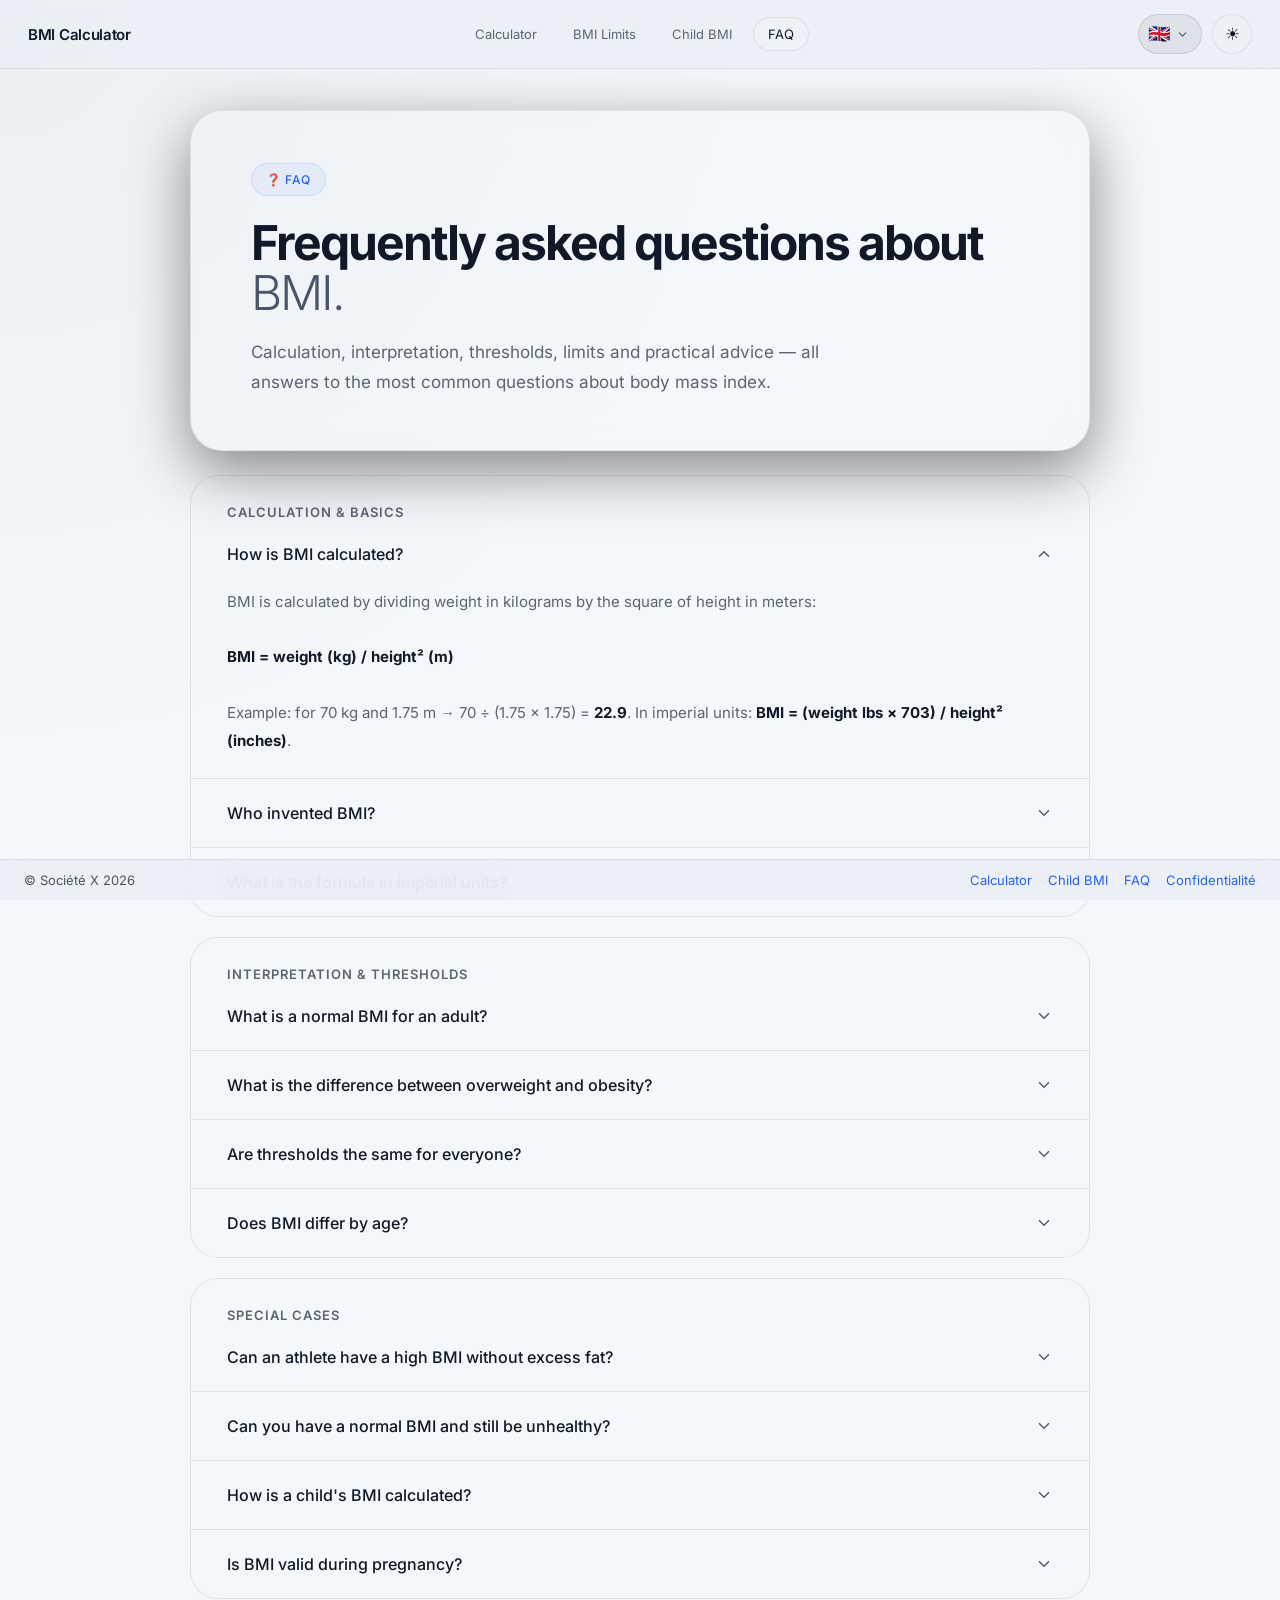
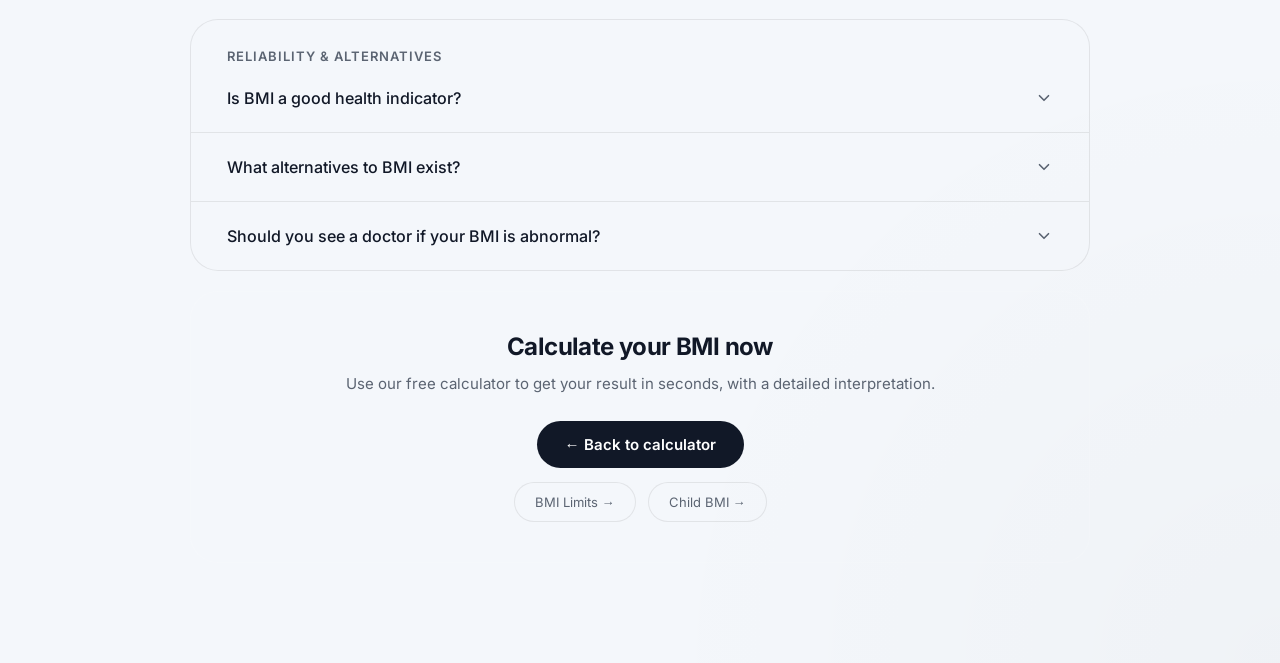
<file: faq-imc.html>
<!DOCTYPE html>
<html lang="fr">
<head>
  <meta charset="UTF-8" />
  <meta name="viewport" content="width=device-width, initial-scale=1.0" />
  <title>FAQ IMC | Questions fréquentes sur l'indice de masse corporelle</title>
  <meta name="description" content="Toutes les réponses aux questions fréquentes sur l'IMC : calcul, interprétation, seuils, limites, IMC normal, surpoids, obésité et conseils pratiques.">
  <meta name="keywords" content="FAQ IMC, questions IMC, IMC normal, calcul IMC, interprétation IMC, surpoids, obésité, seuils IMC">
  <meta name="author" content="Société X">
  <meta name="robots" content="index, follow">
  <meta property="og:title" content="FAQ IMC – Questions fréquentes">
  <meta property="og:description" content="Toutes les réponses aux questions fréquentes sur l'indice de masse corporelle.">
  <meta property="og:type" content="article">
  <link rel="canonical" href="https://www.votresite.com/faq-imc">
  <link rel="stylesheet" href="fonts/inter.css">

  <style>
    * { margin: 0; padding: 0; box-sizing: border-box; }

    :root {
      --footer: #c7d0dd; --link: #8db4ff; --bg: #0f1115;
      --border: rgba(255,255,255,0.08); --text: #f5f7fb;
      --muted: #a7b0c0; --accent: #ffffff;
      --success: #32d583; --warning: #f5b546; --danger: #ff6b6b;
      --shadow: 0 20px 60px rgba(0,0,0,0.45);
    }

    body {
      font-family: 'Inter', sans-serif;
      background:
        radial-gradient(circle at top left, rgba(255,255,255,0.04), transparent 30%),
        radial-gradient(circle at bottom right, rgba(255,255,255,0.03), transparent 25%),
        var(--bg);
      color: var(--text);
      min-height: 100vh;
      padding: 80px 20px 80px;
      transition: background 0.3s ease, color 0.3s ease;
    }

    /* ---- NAV ---- */
    .topbar {
      position: fixed;
      top: 0; left: 0; width: 100%;
      padding: 14px 28px;
      display: flex;
      align-items: center;
      justify-content: space-between;
      background: rgba(15,17,21,0.82);
      -webkit-backdrop-filter: blur(20px) saturate(180%);
      backdrop-filter: blur(20px) saturate(180%);
      border-bottom: 1px solid var(--border);
      z-index: 900;
    }

    .nav-logo {
      font-size: 15px; font-weight: 600; color: var(--text);
      text-decoration: none; letter-spacing: -0.3px;
    }

    .nav-links { display: flex; gap: 6px; align-items: center; }

    .nav-link {
      padding: 8px 14px; border-radius: 999px; font-size: 13px;
      color: var(--muted); text-decoration: none;
      border: 1px solid transparent; transition: all 0.2s ease; white-space: nowrap;
    }
    .nav-link:hover { color: var(--text); background: rgba(255,255,255,0.07); border-color: var(--border); }
    .nav-link.active { color: var(--text); background: rgba(255,255,255,0.09); border-color: var(--border); }

    .nav-controls { display: flex; align-items: center; gap: 10px; }

    .theme-toggle {
      width: 40px; height: 40px; border-radius: 50%;
      border: 1px solid var(--border); background: rgba(255,255,255,0.08);
      color: var(--text); cursor: pointer; font-size: 17px;
      display: flex; align-items: center; justify-content: center; transition: 0.2s ease;
    }
    .theme-toggle:hover { transform: scale(1.05); background: rgba(255,255,255,0.13); }

    /* ---- PAGE LAYOUT ---- */
    .page-wrapper { max-width: 900px; margin: 0 auto; padding-top: 30px; }

    /* Hero */
    .hero {
      padding: 52px 60px;
      border: 1px solid var(--border); border-radius: 32px;
      background: rgba(255,255,255,0.03); backdrop-filter: blur(20px);
      box-shadow: var(--shadow); margin-bottom: 24px;
    }

    .hero-badge {
      display: inline-flex; align-items: center; gap: 8px;
      padding: 8px 14px; border-radius: 999px;
      background: rgba(141,180,255,0.12); border: 1px solid rgba(141,180,255,0.3);
      color: var(--link); font-size: 12px; font-weight: 500;
      letter-spacing: 0.5px; margin-bottom: 22px;
    }

    .hero h1 {
      font-size: 48px; font-weight: 700; letter-spacing: -2px;
      line-height: 1.05; margin-bottom: 18px;
    }
    .hero h1 span { color: #cfd8e3; font-weight: 300; }

    .hero-desc { color: var(--muted); font-size: 17px; line-height: 1.8; max-width: 620px; }

    /* FAQ section */
    .faq-section {
      border: 1px solid var(--border); border-radius: 28px;
      background: rgba(255,255,255,0.03); margin-bottom: 20px; overflow: hidden;
    }

    .faq-section-title {
      padding: 28px 36px 0;
      font-size: 13px; font-weight: 600; letter-spacing: 1px;
      color: var(--muted); text-transform: uppercase;
    }

    .faq-item { border-bottom: 1px solid var(--border); }
    .faq-item:last-child { border-bottom: none; }

    .faq-question {
      width: 100%; background: none; border: none; cursor: pointer;
      padding: 22px 36px; text-align: left; color: var(--text);
      font-family: 'Inter', sans-serif; font-size: 16px; font-weight: 500;
      display: flex; justify-content: space-between; align-items: center;
      gap: 16px; transition: background 0.15s ease; line-height: 1.5;
    }
    .faq-question:hover { background: rgba(255,255,255,0.03); }

    .faq-chevron {
      flex-shrink: 0; width: 18px; height: 18px;
      stroke: var(--muted); fill: none; stroke-width: 2.2;
      stroke-linecap: round; stroke-linejoin: round;
      transition: transform 0.25s ease;
    }
    .faq-item.open .faq-chevron { transform: rotate(180deg); }

    .faq-answer {
      max-height: 0; overflow: hidden;
      transition: max-height 0.35s ease, padding 0.25s ease;
    }
    .faq-item.open .faq-answer { max-height: 600px; }

    .faq-answer-inner {
      padding: 0 36px 24px;
      color: var(--muted); font-size: 15px; line-height: 1.85;
    }
    .faq-answer-inner strong { color: var(--text); }
    .faq-answer-inner a { color: var(--link); text-decoration: none; }
    .faq-answer-inner a:hover { text-decoration: underline; }

    .faq-answer-inner .values-row {
      display: flex; flex-wrap: wrap; gap: 10px; margin-top: 14px;
    }
    .val-chip {
      display: flex; flex-direction: column; align-items: center;
      padding: 10px 16px; border-radius: 14px; border: 1px solid var(--border);
      background: rgba(255,255,255,0.04); font-size: 13px; gap: 4px;
    }
    .val-chip .val-num { font-size: 17px; font-weight: 700; }
    .val-chip .val-label { color: var(--muted); font-size: 11px; }
    .val-chip.green { border-color: rgba(50,213,131,0.3); }
    .val-chip.green .val-num { color: var(--success); }
    .val-chip.yellow { border-color: rgba(245,181,70,0.3); }
    .val-chip.yellow .val-num { color: var(--warning); }
    .val-chip.orange { border-color: rgba(255,150,50,0.3); }
    .val-chip.orange .val-num { color: #ff9632; }
    .val-chip.red { border-color: rgba(255,107,107,0.3); }
    .val-chip.red .val-num { color: var(--danger); }

    /* CTA */
    .cta-section {
      padding: 40px; border: 1px solid rgba(255,255,255,0.1);
      border-radius: 28px; background: rgba(255,255,255,0.04);
      text-align: center; margin-bottom: 20px;
    }
    .cta-section h2 { font-size: 24px; font-weight: 700; letter-spacing: -0.6px; margin-bottom: 10px; }
    .cta-section p  { color: var(--muted); font-size: 15px; margin-bottom: 24px; line-height: 1.7; }

    .cta-btn {
      display: inline-flex; align-items: center; gap: 8px;
      padding: 14px 28px; border-radius: 999px; background: var(--accent);
      color: #111; font-size: 15px; font-weight: 600; text-decoration: none;
      transition: opacity 0.2s, transform 0.2s; border: none; cursor: pointer;
      font-family: 'Inter', sans-serif;
    }
    .cta-btn:hover { opacity: 0.9; transform: translateY(-1px); }

    .page-links {
      display: flex; gap: 12px; justify-content: center; flex-wrap: wrap; margin-top: 14px;
    }
    .page-link {
      padding: 11px 20px; border-radius: 999px; border: 1px solid var(--border);
      background: rgba(255,255,255,0.05); color: var(--muted); font-size: 13px;
      text-decoration: none; transition: all 0.2s ease;
    }
    .page-link:hover { background: rgba(255,255,255,0.1); color: var(--text); border-color: rgba(255,255,255,0.2); }

    /* Footer */
    footer {
      position: fixed; bottom: 0; left: 0; width: 100%;
      padding: 12px 24px;
      display: flex; justify-content: space-between; align-items: center;
      background: rgba(15,17,21,0.82);
      -webkit-backdrop-filter: blur(20px) saturate(180%);
      backdrop-filter: blur(20px) saturate(180%);
      border-top: 1px solid var(--border);
      color: var(--footer); font-size: 13px; flex-wrap: wrap; gap: 10px; z-index: 900;
    }
    footer a { color: var(--link); text-decoration: none; }
    footer a:hover { text-decoration: underline; }
    .footer-links { display: flex; gap: 16px; }

    /* Light mode */
    body.light {
      --bg: #f4f7fb; --border: rgba(0,0,0,0.08); --text: #111827;
      --muted: #5b6472; --accent: #111827; --footer: #4b5563; --link: #2563eb;
      background:
        radial-gradient(circle at top left, rgba(0,0,0,0.03), transparent 30%),
        radial-gradient(circle at bottom right, rgba(0,0,0,0.02), transparent 25%),
        var(--bg);
    }
    body.light .topbar, body.light footer { background: rgba(235,239,245,0.88); }
    body.light .cta-btn { color: #fff; }
    body.light .hero h1 span { color: #4a5568; }
    body.light .lang-menu { background: rgba(244,247,251,0.97); }
    body.light .lang-option:hover { background: rgba(0,0,0,0.05); color: #111; }
    body.light .lang-dropdown-btn { background: rgba(0,0,0,0.06); border-color: rgba(0,0,0,0.1); color: #111827; }
    body.light .faq-question:hover { background: rgba(0,0,0,0.02); }

    /* Language */
    .language-switcher { position: relative; z-index: 999; }
    .lang-dropdown-btn {
      height: 40px; padding: 0 12px 0 9px; border-radius: 999px;
      border: 1px solid var(--border); background: rgba(255,255,255,0.08);
      display: flex; align-items: center; gap: 6px; cursor: pointer;
      font-size: 18px; line-height: 1; transition: 0.2s ease;
      color: var(--text); font-family: 'Inter', sans-serif;
    }
    .lang-dropdown-btn:hover { background: rgba(255,255,255,0.13); }
    .lang-chevron {
      width: 13px; height: 13px; flex-shrink: 0;
      transition: transform 0.25s ease; stroke: var(--muted);
      fill: none; stroke-width: 2.5; stroke-linecap: round; stroke-linejoin: round;
    }
    .lang-dropdown-btn.open .lang-chevron { transform: rotate(180deg); }
    .lang-menu {
      position: absolute; top: calc(100% + 8px); right: 0;
      background: rgba(23,26,33,0.97); backdrop-filter: blur(16px);
      border: 1px solid var(--border); border-radius: 18px;
      padding: 6px; min-width: 130px; display: none;
      box-shadow: 0 12px 36px rgba(0,0,0,0.35); z-index: 999;
    }
    .lang-menu.open { display: block; }
    .lang-option {
      display: flex; align-items: center; gap: 9px;
      padding: 10px 14px; border-radius: 12px; cursor: pointer;
      font-size: 14px; color: var(--muted); transition: 0.15s ease;
    }
    .lang-option:hover { background: rgba(255,255,255,0.08); color: var(--text); }

    /* Burger */
    .burger {
      display:none; align-items:center; justify-content:center; width:36px; height:36px;
      border-radius:10px; border:1px solid var(--border); background:rgba(255,255,255,0.08);
      cursor:pointer; flex-shrink:0; transition:background 0.2s ease;
    }
    .burger:hover { background:rgba(255,255,255,0.14); }
    .burger .icon-burger { display:block; }
    .burger .icon-close  { display:none; }
    .burger.open .icon-burger { display:none; }
    .burger.open .icon-close  { display:block; }
    .mobile-menu {
      display:none; position:fixed; top:53px; left:0; width:100%;
      background:rgba(15,17,21,0.97); -webkit-backdrop-filter:blur(20px);
      backdrop-filter:blur(20px); border-bottom:1px solid var(--border);
      padding:8px 14px 12px; flex-direction:column; gap:4px; z-index:1000;
    }
    .mobile-menu.open { display:flex; }
    .mobile-menu .mob-link {
      display:block; padding:12px 16px; font-size:15px;
      font-family:'Inter',sans-serif; border-radius:14px; border:1px solid transparent;
      color:var(--muted); text-decoration:none; transition:all 0.15s ease;
    }
    .mobile-menu .mob-link:hover { background:rgba(255,255,255,0.07); color:var(--text); }
    .mobile-menu .mob-link.active { background:rgba(255,255,255,0.09); border-color:var(--border); color:var(--text); }
    body.light .burger { background:rgba(0,0,0,0.05); border-color:rgba(0,0,0,0.12); }
    body.light .mobile-menu { background:rgba(235,239,245,0.97); }

    /* Responsive */
    @media (max-width: 720px) {
      body { padding: 70px 0 70px; }
      .page-wrapper { padding: 16px 14px 0; }
      .hero { padding: 28px 20px; border-radius: 20px; }
      .hero h1 { font-size: 28px; letter-spacing: -1px; }
      .hero-desc { font-size: 14px; }
      .faq-section { border-radius: 20px; margin-bottom: 12px; }
      .faq-section-title { padding: 20px 20px 0; font-size: 12px; }
      .faq-question { padding: 18px 20px; font-size: 15px; }
      .faq-answer-inner { padding: 0 20px 20px; font-size: 14px; }
      .cta-section { padding: 26px 18px; border-radius: 20px; margin-bottom: 12px; }
      .topbar { padding: 10px 14px; }
      .nav-links { display: none; }
      .burger { display: flex; }
      footer { padding: 10px 16px; font-size: 12px; }
    }
  </style>
</head>
<body>

  <script type="application/ld+json" id="faqSchema">
  {
    "@context": "https://schema.org",
    "@type": "FAQPage",
    "mainEntity": [
      {
        "@type": "Question",
        "name": "Comment se calcule l'IMC ?",
        "acceptedAnswer": { "@type": "Answer", "text": "L'IMC se calcule en divisant le poids en kilogrammes par le carré de la taille en mètres : IMC = poids (kg) / taille² (m). Par exemple, pour 70 kg et 1,75 m : 70 / (1,75 × 1,75) = 22,9." }
      },
      {
        "@type": "Question",
        "name": "Quel est un IMC normal pour un adulte ?",
        "acceptedAnswer": { "@type": "Answer", "text": "Selon l'OMS, un IMC entre 18,5 et 24,9 est considéré comme normal. En dessous de 18,5 correspond à une maigreur, entre 25 et 29,9 à un surpoids, et au-delà de 30 à une obésité." }
      },
      {
        "@type": "Question",
        "name": "L'IMC est-il fiable ?",
        "acceptedAnswer": { "@type": "Answer", "text": "L'IMC est un outil de dépistage utile à l'échelle de la population, mais imparfait à l'échelle individuelle. Il ne distingue pas la masse musculaire de la graisse, et ne tient pas compte de l'âge, du sexe biologique, ni de l'origine ethnique." }
      },
      {
        "@type": "Question",
        "name": "L'IMC est-il différent pour les enfants ?",
        "acceptedAnswer": { "@type": "Answer", "text": "Oui. Chez les enfants et adolescents (2-18 ans), l'IMC s'interprète en percentile selon l'âge et le sexe, pas avec des seuils fixes. Un IMC au-dessus du 97e percentile indique une obésité, en dessous du 3e percentile une maigreur." }
      },
      {
        "@type": "Question",
        "name": "Peut-on avoir un IMC normal et être en mauvaise santé ?",
        "acceptedAnswer": { "@type": "Answer", "text": "Oui, c'est ce qu'on appelle la TOFI (Thin Outside, Fat Inside). Une personne peut afficher un IMC normal tout en ayant un excès de graisse viscérale abdominale, ce qui est associé à des risques cardiovasculaires et métaboliques élevés." }
      },
      {
        "@type": "Question",
        "name": "Quelle est la différence entre surpoids et obésité ?",
        "acceptedAnswer": { "@type": "Answer", "text": "Le surpoids correspond à un IMC entre 25 et 29,9. L'obésité commence à partir de 30 et se divise en trois grades : grade 1 (30-34,9), grade 2 (35-39,9) et grade 3 ou obésité morbide (40 et plus)." }
      },
      {
        "@type": "Question",
        "name": "Un sportif peut-il avoir un IMC élevé sans excès de graisse ?",
        "acceptedAnswer": { "@type": "Answer", "text": "Oui. La masse musculaire est plus dense que la graisse. Un athlète comme un rugbyman ou un haltérophile peut avoir un IMC de 28 à 32 tout en ayant un faible taux de graisse corporelle. C'est l'une des principales limites de l'IMC." }
      },
      {
        "@type": "Question",
        "name": "Les seuils IMC sont-ils les mêmes pour tout le monde ?",
        "acceptedAnswer": { "@type": "Answer", "text": "Non. L'OMS recommande des seuils abaissés pour les populations asiatiques : surpoids à partir de 23, obésité à 27,5. Ces populations accumulent davantage de graisse viscérale pour un même IMC que les populations caucasiennes." }
      },
      {
        "@type": "Question",
        "name": "Quelle est la formule de l'IMC en unités impériales ?",
        "acceptedAnswer": { "@type": "Answer", "text": "En unités impériales : IMC = (poids en livres × 703) / (taille en pouces)². Par exemple, pour 154 lbs et 5 ft 9 in (69 pouces) : (154 × 703) / (69²) = 22,7." }
      },
      {
        "@type": "Question",
        "name": "Comment perdre du poids pour atteindre un IMC normal ?",
        "acceptedAnswer": { "@type": "Answer", "text": "L'IMC est un indicateur, pas une cible en soi. Pour améliorer sa composition corporelle, il est recommandé de combiner une alimentation équilibrée (déficit calorique modéré) avec une activité physique régulière. Consultez un professionnel de santé pour un suivi personnalisé." }
      }
    ]
  }
  </script>

  <nav class="topbar">
    <button class="burger" id="burgerBtn" aria-label="Menu">
      <svg class="icon-burger" width="16" height="16" viewBox="0 0 16 16" fill="none" stroke="var(--text)" stroke-width="1.8" stroke-linecap="round"><line x1="2" y1="4" x2="14" y2="4"/><line x1="2" y1="8" x2="14" y2="8"/><line x1="2" y1="12" x2="14" y2="12"/></svg>
      <svg class="icon-close" width="16" height="16" viewBox="0 0 16 16" fill="none" stroke="var(--text)" stroke-width="1.8" stroke-linecap="round"><line x1="3" y1="3" x2="13" y2="13"/><line x1="13" y1="3" x2="3" y2="13"/></svg>
    </button>
    <a class="nav-logo" href="index.html" id="navLogo">Calculateur IMC</a>
    <div class="nav-links">
      <a class="nav-link" href="index.html" id="navCalc">Calculateur</a>
      <a class="nav-link" href="limites-imc.html" id="navLimites">Limites de l'IMC</a>
      <a class="nav-link" href="imc-enfant.html" id="navEnfant">IMC enfant</a>
      <a class="nav-link active" href="faq-imc.html" id="navFaq">FAQ</a>
    </div>
    <div class="nav-controls">
      <div class="language-switcher" id="langSwitcher">
        <button class="lang-dropdown-btn" id="langBtn">
          <span id="currentFlag">🇫🇷</span>
          <svg class="lang-chevron" viewBox="0 0 24 24"><polyline points="6 9 12 15 18 9"/></svg>
        </button>
        <div class="lang-menu" id="langMenu">
          <div class="lang-option" data-lang="fr"><span>🇫🇷</span><span>Français</span></div>
          <div class="lang-option" data-lang="en"><span>🇬🇧</span><span>English</span></div>
          <div class="lang-option" data-lang="es"><span>🇪🇸</span><span>Español</span></div>
        </div>
      </div>
      <button class="theme-toggle" id="themeToggle">☾</button>
    </div>
  </nav>

  <div class="mobile-menu" id="mobileMenu">
    <a class="mob-link" href="index.html" id="mobCalc">Calculateur</a>
    <a class="mob-link" href="limites-imc.html" id="mobLimites">Limites de l'IMC</a>
    <a class="mob-link" href="imc-enfant.html" id="mobEnfant">IMC enfant</a>
    <a class="mob-link active" href="faq-imc.html" id="mobFaq">FAQ</a>
  </div>

  <div class="page-wrapper">

    <div class="hero">
      <div class="hero-badge" id="heroBadge">❓ FAQ</div>
      <h1 id="heroTitle">Questions fréquentes sur <span id="heroSub">l'IMC.</span></h1>
      <p class="hero-desc" id="heroDesc">Calcul, interprétation, seuils, limites et conseils pratiques — toutes les réponses aux questions les plus posées sur l'indice de masse corporelle.</p>
    </div>

    <!-- Bloc 1 : Calcul & bases -->
    <div class="faq-section">
      <p class="faq-section-title" id="sec1Label">Calcul &amp; bases</p>

      <div class="faq-item">
        <button class="faq-question" onclick="toggleFaq(this)" id="q1">
          <span id="q1text">Comment se calcule l'IMC ?</span>
          <svg class="faq-chevron" viewBox="0 0 24 24"><polyline points="6 9 12 15 18 9"/></svg>
        </button>
        <div class="faq-answer">
          <div class="faq-answer-inner" id="a1">
            L'IMC se calcule en divisant le poids en kilogrammes par le carré de la taille en mètres :<br><br>
            <strong>IMC = poids (kg) / taille² (m)</strong><br><br>
            Exemple : pour 70 kg et 1,75 m → 70 ÷ (1,75 × 1,75) = <strong>22,9</strong>. En unités impériales, la formule devient : <strong>IMC = (poids lbs × 703) / taille² (pouces)</strong>.
          </div>
        </div>
      </div>

      <div class="faq-item">
        <button class="faq-question" onclick="toggleFaq(this)" id="q2">
          <span id="q2text">Qui a inventé l'IMC ?</span>
          <svg class="faq-chevron" viewBox="0 0 24 24"><polyline points="6 9 12 15 18 9"/></svg>
        </button>
        <div class="faq-answer">
          <div class="faq-answer-inner" id="a2">
            L'IMC a été développé par le statisticien belge <strong>Adolphe Quetelet</strong> en 1832, d'où son ancien nom "indice de Quetelet". Il a été popularisé comme outil médical dans les années 1970 par le physiologiste américain Ancel Keys, qui lui a donné son nom actuel de <em>Body Mass Index</em> (BMI).
          </div>
        </div>
      </div>

      <div class="faq-item">
        <button class="faq-question" onclick="toggleFaq(this)" id="q3">
          <span id="q3text">Quelle est la formule en unités impériales ?</span>
          <svg class="faq-chevron" viewBox="0 0 24 24"><polyline points="6 9 12 15 18 9"/></svg>
        </button>
        <div class="faq-answer">
          <div class="faq-answer-inner" id="a3">
            En pouces et livres : <strong>IMC = (poids lbs × 703) / taille² (pouces)</strong>.<br><br>
            Exemple : 154 lbs, 5 ft 9 in (= 69 pouces) → (154 × 703) / (69²) = 108 262 / 4 761 = <strong>22,7</strong>.
          </div>
        </div>
      </div>

    </div>

    <!-- Bloc 2 : Interprétation & seuils -->
    <div class="faq-section">
      <p class="faq-section-title" id="sec2Label">Interprétation &amp; seuils</p>

      <div class="faq-item">
        <button class="faq-question" onclick="toggleFaq(this)" id="q4">
          <span id="q4text">Quel est un IMC normal pour un adulte ?</span>
          <svg class="faq-chevron" viewBox="0 0 24 24"><polyline points="6 9 12 15 18 9"/></svg>
        </button>
        <div class="faq-answer">
          <div class="faq-answer-inner" id="a4">
            Selon l'Organisation Mondiale de la Santé (OMS), voici les catégories pour l'adulte :
            <div class="values-row">
              <div class="val-chip yellow"><span class="val-num">&lt; 18,5</span><span class="val-label" id="chip1">Maigreur</span></div>
              <div class="val-chip green"><span class="val-num">18,5 – 24,9</span><span class="val-label" id="chip2">Normal</span></div>
              <div class="val-chip yellow"><span class="val-num">25 – 29,9</span><span class="val-label" id="chip3">Surpoids</span></div>
              <div class="val-chip orange"><span class="val-num">30 – 34,9</span><span class="val-label" id="chip4">Obésité G1</span></div>
              <div class="val-chip red"><span class="val-num">&ge; 35</span><span class="val-label" id="chip5">Obésité G2+</span></div>
            </div>
          </div>
        </div>
      </div>

      <div class="faq-item">
        <button class="faq-question" onclick="toggleFaq(this)" id="q5">
          <span id="q5text">Quelle est la différence entre surpoids et obésité ?</span>
          <svg class="faq-chevron" viewBox="0 0 24 24"><polyline points="6 9 12 15 18 9"/></svg>
        </button>
        <div class="faq-answer">
          <div class="faq-answer-inner" id="a5">
            Le <strong>surpoids</strong> correspond à un IMC entre 25 et 29,9. L'<strong>obésité</strong> commence à partir de 30 et se subdivise en trois grades :
            <br><br>
            • <strong>Grade 1</strong> (obésité modérée) : IMC 30–34,9<br>
            • <strong>Grade 2</strong> (obésité sévère) : IMC 35–39,9<br>
            • <strong>Grade 3</strong> (obésité morbide) : IMC ≥ 40<br><br>
            Le risque de complications cardiovasculaires et métaboliques augmente progressivement avec le grade.
          </div>
        </div>
      </div>

      <div class="faq-item">
        <button class="faq-question" onclick="toggleFaq(this)" id="q6">
          <span id="q6text">Les seuils sont-ils les mêmes pour tous ?</span>
          <svg class="faq-chevron" viewBox="0 0 24 24"><polyline points="6 9 12 15 18 9"/></svg>
        </button>
        <div class="faq-answer">
          <div class="faq-answer-inner" id="a6">
            Non. L'OMS recommande des <strong>seuils abaissés pour les populations asiatiques</strong> : surpoids à partir de 23, obésité à 27,5 — car ces populations accumulent davantage de graisse viscérale pour un même IMC. À l'inverse, certaines populations d'Afrique subsaharienne et des îles du Pacifique tolèrent mieux des IMC plus élevés. Les seuils OMS standard ont été calibrés principalement sur des populations caucasiennes.
          </div>
        </div>
      </div>

      <div class="faq-item">
        <button class="faq-question" onclick="toggleFaq(this)" id="q7">
          <span id="q7text">L'IMC est-il différent selon l'âge ?</span>
          <svg class="faq-chevron" viewBox="0 0 24 24"><polyline points="6 9 12 15 18 9"/></svg>
        </button>
        <div class="faq-answer">
          <div class="faq-answer-inner" id="a7">
            Les seuils OMS s'appliquent aux adultes de 18 ans et plus, quelle que soit l'âge — mais l'interprétation doit être nuancée. Chez les personnes âgées, un IMC légèrement supérieur à 25 (autour de 27) est souvent associé à une meilleure survie, phénomène connu sous le nom de <strong>paradoxe de l'obésité</strong>. Pour les enfants et adolescents (2–18 ans), des courbes de percentile spécifiques à l'âge et au sexe sont utilisées.
          </div>
        </div>
      </div>

    </div>

    <!-- Bloc 3 : Cas particuliers -->
    <div class="faq-section">
      <p class="faq-section-title" id="sec3Label">Cas particuliers</p>

      <div class="faq-item">
        <button class="faq-question" onclick="toggleFaq(this)" id="q8">
          <span id="q8text">Un sportif peut-il avoir un IMC élevé sans excès de graisse ?</span>
          <svg class="faq-chevron" viewBox="0 0 24 24"><polyline points="6 9 12 15 18 9"/></svg>
        </button>
        <div class="faq-answer">
          <div class="faq-answer-inner" id="a8">
            Oui, c'est l'un des cas les plus courants où l'IMC est trompeur. La masse musculaire est plus dense que la graisse : un rugbyman, un haltérophile ou un sprinter peut afficher un IMC de 28 à 32 avec un taux de graisse corporelle excellent (8–15 %). Dans ce cas, des mesures complémentaires (impédancemétrie, tour de taille) sont bien plus pertinentes.
          </div>
        </div>
      </div>

      <div class="faq-item">
        <button class="faq-question" onclick="toggleFaq(this)" id="q9">
          <span id="q9text">Peut-on avoir un IMC normal et être en mauvaise santé ?</span>
          <svg class="faq-chevron" viewBox="0 0 24 24"><polyline points="6 9 12 15 18 9"/></svg>
        </button>
        <div class="faq-answer">
          <div class="faq-answer-inner" id="a9">
            Oui. C'est ce qu'on appelle la <strong>TOFI</strong> (<em>Thin Outside, Fat Inside</em> — mince dehors, gras dedans). Une personne peut avoir un IMC normal (ex. 22) tout en stockant un excès de <strong>graisse viscérale abdominale</strong>, invisible de l'extérieur. Cette graisse profonde est associée à un risque élevé de diabète de type 2, de maladies cardiovasculaires et de syndrome métabolique.
          </div>
        </div>
      </div>

      <div class="faq-item">
        <button class="faq-question" onclick="toggleFaq(this)" id="q10">
          <span id="q10text">Comment calculer l'IMC d'un enfant ?</span>
          <svg class="faq-chevron" viewBox="0 0 24 24"><polyline points="6 9 12 15 18 9"/></svg>
        </button>
        <div class="faq-answer">
          <div class="faq-answer-inner" id="a10">
            La formule est identique (poids / taille²), mais l'interprétation est totalement différente. Le résultat s'exprime en <strong>percentile</strong> par rapport aux enfants du même âge et du même sexe :<br><br>
            • Sous le 3e percentile → maigreur<br>
            • Entre 3e et 97e percentile → poids normal<br>
            • Au-dessus du 97e percentile → obésité<br><br>
            Consultez notre <a href="imc-enfant.html" id="childLink">calculateur IMC enfant</a> pour un résultat adapté.
          </div>
        </div>
      </div>

      <div class="faq-item">
        <button class="faq-question" onclick="toggleFaq(this)" id="q11">
          <span id="q11text">L'IMC est-il valable pendant la grossesse ?</span>
          <svg class="faq-chevron" viewBox="0 0 24 24"><polyline points="6 9 12 15 18 9"/></svg>
        </button>
        <div class="faq-answer">
          <div class="faq-answer-inner" id="a11">
            Non. Pendant la grossesse, le poids augmente naturellement (bébé, placenta, liquide amniotique, réserves). L'IMC prénatal (avant la grossesse) est utilisé par les médecins pour définir les objectifs de prise de poids, mais l'IMC en cours de grossesse n'a aucune valeur diagnostique isolée. Le suivi doit être réalisé par un professionnel de santé.
          </div>
        </div>
      </div>

    </div>

    <!-- Bloc 4 : Fiabilité & alternatives -->
    <div class="faq-section">
      <p class="faq-section-title" id="sec4Label">Fiabilité &amp; alternatives</p>

      <div class="faq-item">
        <button class="faq-question" onclick="toggleFaq(this)" id="q12">
          <span id="q12text">L'IMC est-il un bon indicateur de santé ?</span>
          <svg class="faq-chevron" viewBox="0 0 24 24"><polyline points="6 9 12 15 18 9"/></svg>
        </button>
        <div class="faq-answer">
          <div class="faq-answer-inner" id="a12">
            C'est un <strong>indicateur de dépistage populationnel</strong>, utile pour des études à grande échelle et pour détecter des tendances. À l'échelle individuelle, il est imparfait car il ignore la composition corporelle (muscle vs graisse), la répartition des graisses, l'origine ethnique et l'âge. Il doit être considéré comme un <strong>point de départ</strong>, jamais comme un diagnostic.
          </div>
        </div>
      </div>

      <div class="faq-item">
        <button class="faq-question" onclick="toggleFaq(this)" id="q13">
          <span id="q13text">Quelles alternatives à l'IMC existe-t-il ?</span>
          <svg class="faq-chevron" viewBox="0 0 24 24"><polyline points="6 9 12 15 18 9"/></svg>
        </button>
        <div class="faq-answer">
          <div class="faq-answer-inner" id="a13">
            Plusieurs indicateurs complémentaires sont utilisés :<br><br>
            • <strong>Tour de taille</strong> : prédit mieux le risque cardiovasculaire (seuils &gt; 94 cm homme, &gt; 80 cm femme)<br>
            • <strong>Rapport taille/hanches</strong> : distingue l'obésité androïde (abdominale) de l'obésité gynoïde<br>
            • <strong>Rapport taille/taille</strong> : indépendant du sexe, seuil d'alerte à 0,5<br>
            • <strong>Impédancemétrie</strong> : mesure le % de graisse et de masse musculaire<br>
            • <strong>DEXA</strong> : référence médicale pour la composition corporelle exacte
          </div>
        </div>
      </div>

      <div class="faq-item">
        <button class="faq-question" onclick="toggleFaq(this)" id="q14">
          <span id="q14text">Faut-il consulter un médecin si son IMC est anormal ?</span>
          <svg class="faq-chevron" viewBox="0 0 24 24"><polyline points="6 9 12 15 18 9"/></svg>
        </button>
        <div class="faq-answer">
          <div class="faq-answer-inner" id="a14">
            Un IMC en dehors des normes est un <strong>signal d'alerte</strong>, pas un diagnostic. Si votre IMC est inférieur à 17 ou supérieur à 30, ou s'il a significativement changé en peu de temps, une consultation médicale est recommandée pour évaluer votre santé globale et exclure toute cause sous-jacente. Pour un IMC entre 25 et 30, le contexte (activité physique, alimentation, autres facteurs de risque) détermine si une intervention est nécessaire.
          </div>
        </div>
      </div>

    </div>

    <!-- CTA -->
    <div class="cta-section">
      <h2 id="ctaTitle">Calculez votre IMC maintenant</h2>
      <p id="ctaDesc">Utilisez notre calculateur gratuit pour obtenir votre résultat en quelques secondes, avec une interprétation détaillée.</p>
      <a class="cta-btn" href="index.html" id="ctaBtn">← Retour au calculateur</a>
      <div class="page-links">
        <a class="page-link" href="limites-imc.html" id="limLink">Limites de l'IMC →</a>
        <a class="page-link" href="imc-enfant.html" id="enfLink">IMC enfant →</a>
      </div>
    </div>

  </div>

  <footer>
    <div id="footerCopy">© Société X 2026</div>
    <div class="footer-links">
      <a href="index.html" id="footCalc">Calculateur</a>
      <a href="imc-enfant.html" id="footEnfant">IMC enfant</a>
      <a href="faq-imc.html" id="footFaq">FAQ</a>
      <a href="politique-confidentialite.html">Confidentialité</a>
    </div>
  </footer>

  <script>
  (function() {
    var flags = { fr: '🇫🇷', en: '🇬🇧', es: '🇪🇸' };

    var translations = {
      fr: {
        pageTitle: "FAQ IMC | Questions fréquentes sur l'indice de masse corporelle",
        navLogo: 'Calculateur IMC', navCalc: 'Calculateur', navLimites: "Limites de l'IMC", navEnfant: 'IMC enfant', navFaq: 'FAQ',
        mobCalc: 'Calculateur', mobLimites: "Limites de l'IMC", mobEnfant: 'IMC enfant', mobFaq: 'FAQ',
        heroBadge: '❓ FAQ',
        heroTitle: 'Questions fréquentes sur <span id="heroSub">l\'IMC.</span>',
        heroSub: 'l\'IMC.',
        heroDesc: 'Calcul, interprétation, seuils, limites et conseils pratiques — toutes les réponses aux questions les plus posées sur l\'indice de masse corporelle.',
        sec1Label: 'Calcul &amp; bases',
        q1text: 'Comment se calcule l\'IMC ?',
        a1: 'L\'IMC se calcule en divisant le poids en kilogrammes par le carré de la taille en mètres :<br><br><strong>IMC = poids (kg) / taille² (m)</strong><br><br>Exemple : pour 70 kg et 1,75 m → 70 ÷ (1,75 × 1,75) = <strong>22,9</strong>. En unités impériales, la formule devient : <strong>IMC = (poids lbs × 703) / taille² (pouces)</strong>.',
        q2text: 'Qui a inventé l\'IMC ?',
        a2: 'L\'IMC a été développé par le statisticien belge <strong>Adolphe Quetelet</strong> en 1832, d\'où son ancien nom "indice de Quetelet". Il a été popularisé comme outil médical dans les années 1970 par le physiologiste américain Ancel Keys, qui lui a donné son nom actuel de <em>Body Mass Index</em> (BMI).',
        q3text: 'Quelle est la formule en unités impériales ?',
        a3: 'En pouces et livres : <strong>IMC = (poids lbs × 703) / taille² (pouces)</strong>.<br><br>Exemple : 154 lbs, 5 ft 9 in (= 69 pouces) → (154 × 703) / (69²) = 108 262 / 4 761 = <strong>22,7</strong>.',
        sec2Label: 'Interprétation &amp; seuils',
        q4text: 'Quel est un IMC normal pour un adulte ?',
        a4: 'Selon l\'Organisation Mondiale de la Santé (OMS), voici les catégories pour l\'adulte :<div class="values-row"><div class="val-chip yellow"><span class="val-num">&lt; 18,5</span><span class="val-label" id="chip1">Maigreur</span></div><div class="val-chip green"><span class="val-num">18,5 – 24,9</span><span class="val-label" id="chip2">Normal</span></div><div class="val-chip yellow"><span class="val-num">25 – 29,9</span><span class="val-label" id="chip3">Surpoids</span></div><div class="val-chip orange"><span class="val-num">30 – 34,9</span><span class="val-label" id="chip4">Obésité G1</span></div><div class="val-chip red"><span class="val-num">&ge; 35</span><span class="val-label" id="chip5">Obésité G2+</span></div></div>',
        chip1: 'Maigreur', chip2: 'Normal', chip3: 'Surpoids', chip4: 'Obésité G1', chip5: 'Obésité G2+',
        q5text: 'Quelle est la différence entre surpoids et obésité ?',
        a5: 'Le <strong>surpoids</strong> correspond à un IMC entre 25 et 29,9. L\'<strong>obésité</strong> commence à partir de 30 et se subdivise en trois grades :<br><br>• <strong>Grade 1</strong> (obésité modérée) : IMC 30–34,9<br>• <strong>Grade 2</strong> (obésité sévère) : IMC 35–39,9<br>• <strong>Grade 3</strong> (obésité morbide) : IMC ≥ 40<br><br>Le risque de complications cardiovasculaires et métaboliques augmente progressivement avec le grade.',
        q6text: 'Les seuils sont-ils les mêmes pour tous ?',
        a6: 'Non. L\'OMS recommande des <strong>seuils abaissés pour les populations asiatiques</strong> : surpoids à partir de 23, obésité à 27,5 — car ces populations accumulent davantage de graisse viscérale pour un même IMC. À l\'inverse, certaines populations d\'Afrique subsaharienne et des îles du Pacifique tolèrent mieux des IMC plus élevés. Les seuils OMS standard ont été calibrés principalement sur des populations caucasiennes.',
        q7text: 'L\'IMC est-il différent selon l\'âge ?',
        a7: 'Les seuils OMS s\'appliquent aux adultes de 18 ans et plus, quelle que soit l\'âge — mais l\'interprétation doit être nuancée. Chez les personnes âgées, un IMC légèrement supérieur à 25 (autour de 27) est souvent associé à une meilleure survie, phénomène connu sous le nom de <strong>paradoxe de l\'obésité</strong>. Pour les enfants et adolescents (2–18 ans), des courbes de percentile spécifiques à l\'âge et au sexe sont utilisées.',
        sec3Label: 'Cas particuliers',
        q8text: 'Un sportif peut-il avoir un IMC élevé sans excès de graisse ?',
        a8: 'Oui, c\'est l\'un des cas les plus courants où l\'IMC est trompeur. La masse musculaire est plus dense que la graisse : un rugbyman, un haltérophile ou un sprinter peut afficher un IMC de 28 à 32 avec un taux de graisse corporelle excellent (8–15 %). Dans ce cas, des mesures complémentaires (impédancemétrie, tour de taille) sont bien plus pertinentes.',
        q9text: 'Peut-on avoir un IMC normal et être en mauvaise santé ?',
        a9: 'Oui. C\'est ce qu\'on appelle la <strong>TOFI</strong> (<em>Thin Outside, Fat Inside</em> — mince dehors, gras dedans). Une personne peut avoir un IMC normal (ex. 22) tout en stockant un excès de <strong>graisse viscérale abdominale</strong>, invisible de l\'extérieur. Cette graisse profonde est associée à un risque élevé de diabète de type 2, de maladies cardiovasculaires et de syndrome métabolique.',
        q10text: 'Comment calculer l\'IMC d\'un enfant ?',
        a10: 'La formule est identique (poids / taille²), mais l\'interprétation est totalement différente. Le résultat s\'exprime en <strong>percentile</strong> par rapport aux enfants du même âge et du même sexe :<br><br>• Sous le 3e percentile → maigreur<br>• Entre 3e et 97e percentile → poids normal<br>• Au-dessus du 97e percentile → obésité<br><br>Consultez notre <a href="imc-enfant.html" id="childLink">calculateur IMC enfant</a> pour un résultat adapté.',
        q11text: 'L\'IMC est-il valable pendant la grossesse ?',
        a11: 'Non. Pendant la grossesse, le poids augmente naturellement (bébé, placenta, liquide amniotique, réserves). L\'IMC prénatal (avant la grossesse) est utilisé par les médecins pour définir les objectifs de prise de poids, mais l\'IMC en cours de grossesse n\'a aucune valeur diagnostique isolée. Le suivi doit être réalisé par un professionnel de santé.',
        sec4Label: 'Fiabilité &amp; alternatives',
        q12text: 'L\'IMC est-il un bon indicateur de santé ?',
        a12: 'C\'est un <strong>indicateur de dépistage populationnel</strong>, utile pour des études à grande échelle et pour détecter des tendances. À l\'échelle individuelle, il est imparfait car il ignore la composition corporelle (muscle vs graisse), la répartition des graisses, l\'origine ethnique et l\'âge. Il doit être considéré comme un <strong>point de départ</strong>, jamais comme un diagnostic.',
        q13text: 'Quelles alternatives à l\'IMC existe-t-il ?',
        a13: 'Plusieurs indicateurs complémentaires sont utilisés :<br><br>• <strong>Tour de taille</strong> : prédit mieux le risque cardiovasculaire (seuils &gt; 94 cm homme, &gt; 80 cm femme)<br>• <strong>Rapport taille/hanches</strong> : distingue l\'obésité androïde (abdominale) de l\'obésité gynoïde<br>• <strong>Rapport taille/taille</strong> : indépendant du sexe, seuil d\'alerte à 0,5<br>• <strong>Impédancemétrie</strong> : mesure le % de graisse et de masse musculaire<br>• <strong>DEXA</strong> : référence médicale pour la composition corporelle exacte',
        q14text: 'Faut-il consulter un médecin si son IMC est anormal ?',
        a14: 'Un IMC en dehors des normes est un <strong>signal d\'alerte</strong>, pas un diagnostic. Si votre IMC est inférieur à 17 ou supérieur à 30, ou s\'il a significativement changé en peu de temps, une consultation médicale est recommandée pour évaluer votre santé globale et exclure toute cause sous-jacente. Pour un IMC entre 25 et 30, le contexte (activité physique, alimentation, autres facteurs de risque) détermine si une intervention est nécessaire.',
        ctaTitle: 'Calculez votre IMC maintenant',
        ctaDesc: 'Utilisez notre calculateur gratuit pour obtenir votre résultat en quelques secondes, avec une interprétation détaillée.',
        ctaBtn: '← Retour au calculateur',
        limLink: "Limites de l'IMC →", enfLink: 'IMC enfant →',
        footerCopy: '© Société X 2026', footCalc: 'Calculateur', footEnfant: 'IMC enfant', footFaq: 'FAQ'
      },
      en: {
        pageTitle: 'BMI FAQ | Frequently asked questions about body mass index',
        navLogo: 'BMI Calculator', navCalc: 'Calculator', navLimites: 'BMI Limits', navEnfant: 'Child BMI', navFaq: 'FAQ',
        mobCalc: 'Calculator', mobLimites: 'BMI Limits', mobEnfant: 'Child BMI', mobFaq: 'FAQ',
        heroBadge: '❓ FAQ',
        heroTitle: 'Frequently asked questions about <span id="heroSub">BMI.</span>',
        heroSub: 'BMI.',
        heroDesc: 'Calculation, interpretation, thresholds, limits and practical advice — all answers to the most common questions about body mass index.',
        sec1Label: 'Calculation &amp; basics',
        q1text: 'How is BMI calculated?',
        a1: 'BMI is calculated by dividing weight in kilograms by the square of height in meters:<br><br><strong>BMI = weight (kg) / height² (m)</strong><br><br>Example: for 70 kg and 1.75 m → 70 ÷ (1.75 × 1.75) = <strong>22.9</strong>. In imperial units: <strong>BMI = (weight lbs × 703) / height² (inches)</strong>.',
        q2text: 'Who invented BMI?',
        a2: 'BMI was developed by Belgian statistician <strong>Adolphe Quetelet</strong> in 1832, hence its former name "Quetelet index". It was popularized as a medical tool in the 1970s by American physiologist Ancel Keys, who gave it the name <em>Body Mass Index</em>.',
        q3text: 'What is the formula in imperial units?',
        a3: 'In pounds and inches: <strong>BMI = (weight lbs × 703) / height² (inches)</strong>.<br><br>Example: 154 lbs, 5 ft 9 in (= 69 inches) → (154 × 703) / (69²) = 108,262 / 4,761 = <strong>22.7</strong>.',
        sec2Label: 'Interpretation &amp; thresholds',
        q4text: 'What is a normal BMI for an adult?',
        a4: 'According to the World Health Organization (WHO), the categories for adults are:<div class="values-row"><div class="val-chip yellow"><span class="val-num">&lt; 18.5</span><span class="val-label" id="chip1">Underweight</span></div><div class="val-chip green"><span class="val-num">18.5 – 24.9</span><span class="val-label" id="chip2">Normal</span></div><div class="val-chip yellow"><span class="val-num">25 – 29.9</span><span class="val-label" id="chip3">Overweight</span></div><div class="val-chip orange"><span class="val-num">30 – 34.9</span><span class="val-label" id="chip4">Obesity G1</span></div><div class="val-chip red"><span class="val-num">&ge; 35</span><span class="val-label" id="chip5">Obesity G2+</span></div></div>',
        chip1: 'Underweight', chip2: 'Normal', chip3: 'Overweight', chip4: 'Obesity G1', chip5: 'Obesity G2+',
        q5text: 'What is the difference between overweight and obesity?',
        a5: '<strong>Overweight</strong> is a BMI between 25 and 29.9. <strong>Obesity</strong> starts at 30 and is divided into three grades:<br><br>• <strong>Grade 1</strong> (moderate obesity): BMI 30–34.9<br>• <strong>Grade 2</strong> (severe obesity): BMI 35–39.9<br>• <strong>Grade 3</strong> (morbid obesity): BMI ≥ 40<br><br>The risk of cardiovascular and metabolic complications increases progressively with grade.',
        q6text: 'Are thresholds the same for everyone?',
        a6: 'No. The WHO recommends <strong>lower thresholds for Asian populations</strong>: overweight from 23, obesity at 27.5 — as these populations accumulate more visceral fat for the same BMI. Standard WHO thresholds were calibrated mainly on Caucasian populations.',
        q7text: 'Does BMI differ by age?',
        a7: 'WHO thresholds apply to adults 18 and over regardless of age — but interpretation should be nuanced. In elderly people, a BMI slightly above 25 (around 27) is often associated with better survival, known as the <strong>obesity paradox</strong>. For children and adolescents (2–18), age- and sex-specific percentile charts are used.',
        sec3Label: 'Special cases',
        q8text: 'Can an athlete have a high BMI without excess fat?',
        a8: 'Yes, this is one of the most common cases where BMI is misleading. Muscle mass is denser than fat: a rugby player, weightlifter or sprinter can show a BMI of 28 to 32 with excellent body fat levels (8–15%). In this case, complementary measurements (bioimpedance, waist circumference) are far more relevant.',
        q9text: 'Can you have a normal BMI and still be unhealthy?',
        a9: 'Yes. This is known as <strong>TOFI</strong> (<em>Thin Outside, Fat Inside</em>). A person can have a normal BMI (e.g. 22) while storing excess <strong>visceral abdominal fat</strong>, invisible from the outside. This deep fat is associated with high risks of type 2 diabetes, cardiovascular disease and metabolic syndrome.',
        q10text: "How is a child's BMI calculated?",
        a10: 'The formula is the same (weight / height²), but interpretation is completely different. The result is expressed as a <strong>percentile</strong> compared to children of the same age and sex:<br><br>• Below 3rd percentile → underweight<br>• Between 3rd and 97th percentile → normal weight<br>• Above 97th percentile → obesity<br><br>Use our <a href="imc-enfant.html" id="childLink">child BMI calculator</a> for an adapted result.',
        q11text: 'Is BMI valid during pregnancy?',
        a11: 'No. During pregnancy, weight naturally increases (baby, placenta, amniotic fluid, reserves). Pre-pregnancy BMI is used by doctors to set weight gain targets, but BMI during pregnancy has no standalone diagnostic value. Follow-up should be done by a healthcare professional.',
        sec4Label: 'Reliability &amp; alternatives',
        q12text: 'Is BMI a good health indicator?',
        a12: 'It is a <strong>population-level screening indicator</strong>, useful for large-scale studies and detecting trends. At the individual level, it is imperfect as it ignores body composition (muscle vs fat), fat distribution, ethnic origin and age. It should be seen as a <strong>starting point</strong>, never as a diagnosis.',
        q13text: 'What alternatives to BMI exist?',
        a13: 'Several complementary indicators are used:<br><br>• <strong>Waist circumference</strong>: better predicts cardiovascular risk (thresholds &gt; 94 cm men, &gt; 80 cm women)<br>• <strong>Waist-to-hip ratio</strong>: distinguishes android (abdominal) from gynoid obesity<br>• <strong>Waist-to-height ratio</strong>: independent of sex, alert threshold at 0.5<br>• <strong>Bioelectrical impedance</strong>: measures % fat and muscle mass<br>• <strong>DEXA</strong>: medical reference for exact body composition',
        q14text: 'Should you see a doctor if your BMI is abnormal?',
        a14: 'An out-of-range BMI is a <strong>warning signal</strong>, not a diagnosis. If your BMI is below 17 or above 30, or has changed significantly in a short time, a medical consultation is recommended to assess your overall health. For a BMI between 25 and 30, context (physical activity, diet, other risk factors) determines whether intervention is needed.',
        ctaTitle: 'Calculate your BMI now',
        ctaDesc: 'Use our free calculator to get your result in seconds, with a detailed interpretation.',
        ctaBtn: '← Back to calculator',
        limLink: 'BMI Limits →', enfLink: 'Child BMI →',
        footerCopy: '© Société X 2026', footCalc: 'Calculator', footEnfant: 'Child BMI', footFaq: 'FAQ'
      },
      es: {
        pageTitle: 'FAQ IMC | Preguntas frecuentes sobre el índice de masa corporal',
        navLogo: 'Calculadora IMC', navCalc: 'Calculadora', navLimites: 'Límites del IMC', navEnfant: 'IMC infantil', navFaq: 'FAQ',
        mobCalc: 'Calculadora', mobLimites: 'Límites del IMC', mobEnfant: 'IMC infantil', mobFaq: 'FAQ',
        heroBadge: '❓ FAQ',
        heroTitle: 'Preguntas frecuentes sobre <span id="heroSub">el IMC.</span>',
        heroSub: 'el IMC.',
        heroDesc: 'Cálculo, interpretación, umbrales, límites y consejos prácticos — todas las respuestas a las preguntas más habituales sobre el índice de masa corporal.',
        sec1Label: 'Cálculo &amp; conceptos básicos',
        q1text: '¿Cómo se calcula el IMC?',
        a1: 'El IMC se calcula dividiendo el peso en kilogramos por el cuadrado de la altura en metros:<br><br><strong>IMC = peso (kg) / altura² (m)</strong><br><br>Ejemplo: para 70 kg y 1,75 m → 70 ÷ (1,75 × 1,75) = <strong>22,9</strong>. En unidades imperiales: <strong>IMC = (peso lbs × 703) / altura² (pulgadas)</strong>.',
        q2text: '¿Quién inventó el IMC?',
        a2: 'El IMC fue desarrollado por el estadístico belga <strong>Adolphe Quetelet</strong> en 1832, de ahí su antiguo nombre "índice de Quetelet". Fue popularizado como herramienta médica en los años 70 por el fisiólogo estadounidense Ancel Keys, quien le dio el nombre de <em>Body Mass Index</em>.',
        q3text: '¿Cuál es la fórmula en unidades imperiales?',
        a3: 'En libras y pulgadas: <strong>IMC = (peso lbs × 703) / altura² (pulgadas)</strong>.<br><br>Ejemplo: 154 lbs, 5 ft 9 in (= 69 pulgadas) → (154 × 703) / (69²) = 108 262 / 4 761 = <strong>22,7</strong>.',
        sec2Label: 'Interpretación &amp; umbrales',
        q4text: '¿Cuál es un IMC normal para un adulto?',
        a4: 'Según la Organización Mundial de la Salud (OMS), las categorías para adultos son:<div class="values-row"><div class="val-chip yellow"><span class="val-num">&lt; 18,5</span><span class="val-label" id="chip1">Bajo peso</span></div><div class="val-chip green"><span class="val-num">18,5 – 24,9</span><span class="val-label" id="chip2">Normal</span></div><div class="val-chip yellow"><span class="val-num">25 – 29,9</span><span class="val-label" id="chip3">Sobrepeso</span></div><div class="val-chip orange"><span class="val-num">30 – 34,9</span><span class="val-label" id="chip4">Obesidad G1</span></div><div class="val-chip red"><span class="val-num">&ge; 35</span><span class="val-label" id="chip5">Obesidad G2+</span></div></div>',
        chip1: 'Bajo peso', chip2: 'Normal', chip3: 'Sobrepeso', chip4: 'Obesidad G1', chip5: 'Obesidad G2+',
        q5text: '¿Cuál es la diferencia entre sobrepeso y obesidad?',
        a5: 'El <strong>sobrepeso</strong> corresponde a un IMC entre 25 y 29,9. La <strong>obesidad</strong> comienza a partir de 30 y se divide en tres grados:<br><br>• <strong>Grado 1</strong> (obesidad moderada): IMC 30–34,9<br>• <strong>Grado 2</strong> (obesidad grave): IMC 35–39,9<br>• <strong>Grado 3</strong> (obesidad mórbida): IMC ≥ 40<br><br>El riesgo de complicaciones cardiovasculares y metabólicas aumenta progresivamente con el grado.',
        q6text: '¿Son los umbrales iguales para todos?',
        a6: 'No. La OMS recomienda <strong>umbrales más bajos para las poblaciones asiáticas</strong>: sobrepeso a partir de 23, obesidad a 27,5, ya que estas poblaciones acumulan más grasa visceral para el mismo IMC. Los umbrales OMS estándar se calibraron principalmente en poblaciones caucásicas.',
        q7text: '¿Varía el IMC con la edad?',
        a7: 'Los umbrales OMS se aplican a adultos de 18 años en adelante — pero la interpretación debe matizarse. En personas mayores, un IMC ligeramente superior a 25 (alrededor de 27) se asocia a menudo con mejor supervivencia, fenómeno conocido como la <strong>paradoja de la obesidad</strong>. Para niños y adolescentes (2–18 años) se usan curvas de percentil específicas.',
        sec3Label: 'Casos especiales',
        q8text: '¿Puede un deportista tener un IMC alto sin exceso de grasa?',
        a8: 'Sí, es uno de los casos más frecuentes donde el IMC es engañoso. La masa muscular es más densa que la grasa: un rugbista, un levantador de pesas o un velocista puede mostrar un IMC de 28 a 32 con un excelente porcentaje de grasa corporal (8–15%). En ese caso, mediciones complementarias (impedanciometría, perímetro de cintura) son mucho más relevantes.',
        q9text: '¿Puede tener un IMC normal y estar en mala salud?',
        a9: 'Sí. Esto se conoce como <strong>TOFI</strong> (<em>Thin Outside, Fat Inside</em> — delgado por fuera, gordo por dentro). Una persona puede tener un IMC normal (p. ej. 22) mientras almacena un exceso de <strong>grasa visceral abdominal</strong>, invisible desde el exterior. Esta grasa profunda está asociada a un alto riesgo de diabetes tipo 2, enfermedades cardiovasculares y síndrome metabólico.',
        q10text: '¿Cómo se calcula el IMC de un niño?',
        a10: 'La fórmula es idéntica (peso / altura²), pero la interpretación es completamente diferente. El resultado se expresa en <strong>percentil</strong> respecto a niños de la misma edad y sexo:<br><br>• Por debajo del percentil 3 → bajo peso<br>• Entre percentil 3 y 97 → peso normal<br>• Por encima del percentil 97 → obesidad<br><br>Consulte nuestra <a href="imc-enfant.html" id="childLink">calculadora IMC infantil</a> para un resultado adaptado.',
        q11text: '¿Es válido el IMC durante el embarazo?',
        a11: 'No. Durante el embarazo, el peso aumenta naturalmente (bebé, placenta, líquido amniótico, reservas). El IMC previo al embarazo es utilizado por los médicos para definir objetivos de ganancia de peso, pero el IMC durante el embarazo no tiene valor diagnóstico aislado. El seguimiento debe realizarlo un profesional sanitario.',
        sec4Label: 'Fiabilidad &amp; alternativas',
        q12text: '¿Es el IMC un buen indicador de salud?',
        a12: 'Es un <strong>indicador de cribado poblacional</strong>, útil para estudios a gran escala y para detectar tendencias. A escala individual, es imperfecto ya que ignora la composición corporal (músculo vs grasa), la distribución de la grasa, el origen étnico y la edad. Debe considerarse un <strong>punto de partida</strong>, nunca un diagnóstico.',
        q13text: '¿Qué alternativas al IMC existen?',
        a13: 'Se utilizan varios indicadores complementarios:<br><br>• <strong>Perímetro de cintura</strong>: predice mejor el riesgo cardiovascular (umbrales &gt; 94 cm hombre, &gt; 80 cm mujer)<br>• <strong>Índice cintura/cadera</strong>: diferencia obesidad androide de ginoide<br>• <strong>Índice cintura/talla</strong>: independiente del sexo, umbral de alerta en 0,5<br>• <strong>Impedanciometría</strong>: mide el % de grasa y masa muscular<br>• <strong>DEXA</strong>: referencia médica para la composición corporal exacta',
        q14text: '¿Hay que consultar al médico si el IMC es anormal?',
        a14: 'Un IMC fuera de los rangos normales es una <strong>señal de alerta</strong>, no un diagnóstico. Si su IMC es inferior a 17 o superior a 30, o ha cambiado significativamente en poco tiempo, se recomienda una consulta médica. Para un IMC entre 25 y 30, el contexto (actividad física, alimentación, otros factores de riesgo) determina si es necesaria una intervención.',
        ctaTitle: 'Calcule su IMC ahora',
        ctaDesc: 'Use nuestra calculadora gratuita para obtener su resultado en segundos, con una interpretación detallada.',
        ctaBtn: '← Volver a la calculadora',
        limLink: 'Límites del IMC →', enfLink: 'IMC infantil →',
        footerCopy: '© Société X 2026', footCalc: 'Calculadora', footEnfant: 'IMC infantil', footFaq: 'FAQ'
      }
    };

    function setLanguage(lang) {
      localStorage.setItem('language', lang);
      document.getElementById('currentFlag').textContent = flags[lang];
      var t = translations[lang];
      document.title = t.pageTitle;
      var ids = [
        'navLogo','navCalc','navLimites','navEnfant','navFaq',
        'mobCalc','mobLimites','mobEnfant','mobFaq',
        'heroBadge','heroSub','heroDesc','heroTitle',
        'sec1Label','q1text','a1','q2text','a2','q3text','a3',
        'sec2Label','q4text','a4','chip1','chip2','chip3','chip4','chip5',
        'q5text','a5','q6text','a6','q7text','a7',
        'sec3Label','q8text','a8','q9text','a9','q10text','a10','q11text','a11',
        'sec4Label','q12text','a12','q13text','a13','q14text','a14',
        'ctaTitle','ctaDesc','ctaBtn','limLink','enfLink',
        'footerCopy','footCalc','footEnfant','footFaq'
      ];
      ids.forEach(function(id) {
        var el = document.getElementById(id);
        if (el && t[id] !== undefined) el.innerHTML = t[id];
      });
    }

    function toggleFaq(btn) {
      var item = btn.closest('.faq-item');
      var isOpen = item.classList.contains('open');
      document.querySelectorAll('.faq-item.open').forEach(function(el) { el.classList.remove('open'); });
      if (!isOpen) item.classList.add('open');
    }

    window.toggleFaq = toggleFaq;
    window.setLanguage = setLanguage;

    document.addEventListener('DOMContentLoaded', function() {

      /* Thème */
      var prefersDark = window.matchMedia('(prefers-color-scheme: dark)').matches;
      var savedTheme = localStorage.getItem('theme');
      if (savedTheme === 'light' || (!savedTheme && !prefersDark)) document.body.classList.add('light');
      var toggleBtn = document.getElementById('themeToggle');
      function updateIcon() { toggleBtn.textContent = document.body.classList.contains('light') ? '☀' : '☾'; }
      updateIcon();
      toggleBtn.addEventListener('click', function() {
        document.body.classList.toggle('light');
        localStorage.setItem('theme', document.body.classList.contains('light') ? 'light' : 'dark');
        updateIcon();
      });

      /* Langue */
      var savedLang = localStorage.getItem('language') || navigator.language.slice(0, 2);
      setLanguage(translations[savedLang] ? savedLang : 'fr');

      document.getElementById('langBtn').addEventListener('click', function() {
        this.classList.toggle('open');
        document.getElementById('langMenu').classList.toggle('open');
      });
      document.querySelectorAll('.lang-option[data-lang]').forEach(function(el) {
        el.addEventListener('click', function() {
          setLanguage(el.getAttribute('data-lang'));
          document.getElementById('langBtn').classList.remove('open');
          document.getElementById('langMenu').classList.remove('open');
        });
      });
      document.addEventListener('click', function(e) {
        var ls = document.getElementById('langSwitcher');
        if (ls && !ls.contains(e.target)) {
          document.getElementById('langBtn').classList.remove('open');
          document.getElementById('langMenu').classList.remove('open');
        }
      });

      /* Burger */
      var burgerBtn = document.getElementById('burgerBtn');
      if (burgerBtn) {
        burgerBtn.addEventListener('click', function() {
          burgerBtn.classList.toggle('open');
          document.getElementById('mobileMenu').classList.toggle('open');
        });
        document.addEventListener('click', function(e) {
          var menu = document.getElementById('mobileMenu');
          if (!burgerBtn.contains(e.target) && menu && !menu.contains(e.target)) {
            burgerBtn.classList.remove('open');
            menu.classList.remove('open');
          }
        });
      }

      /* Ouvrir la première question par défaut */
      var first = document.querySelector('.faq-item');
      if (first) first.classList.add('open');
    });

  })();
  </script>
</body>
</html>
</file>
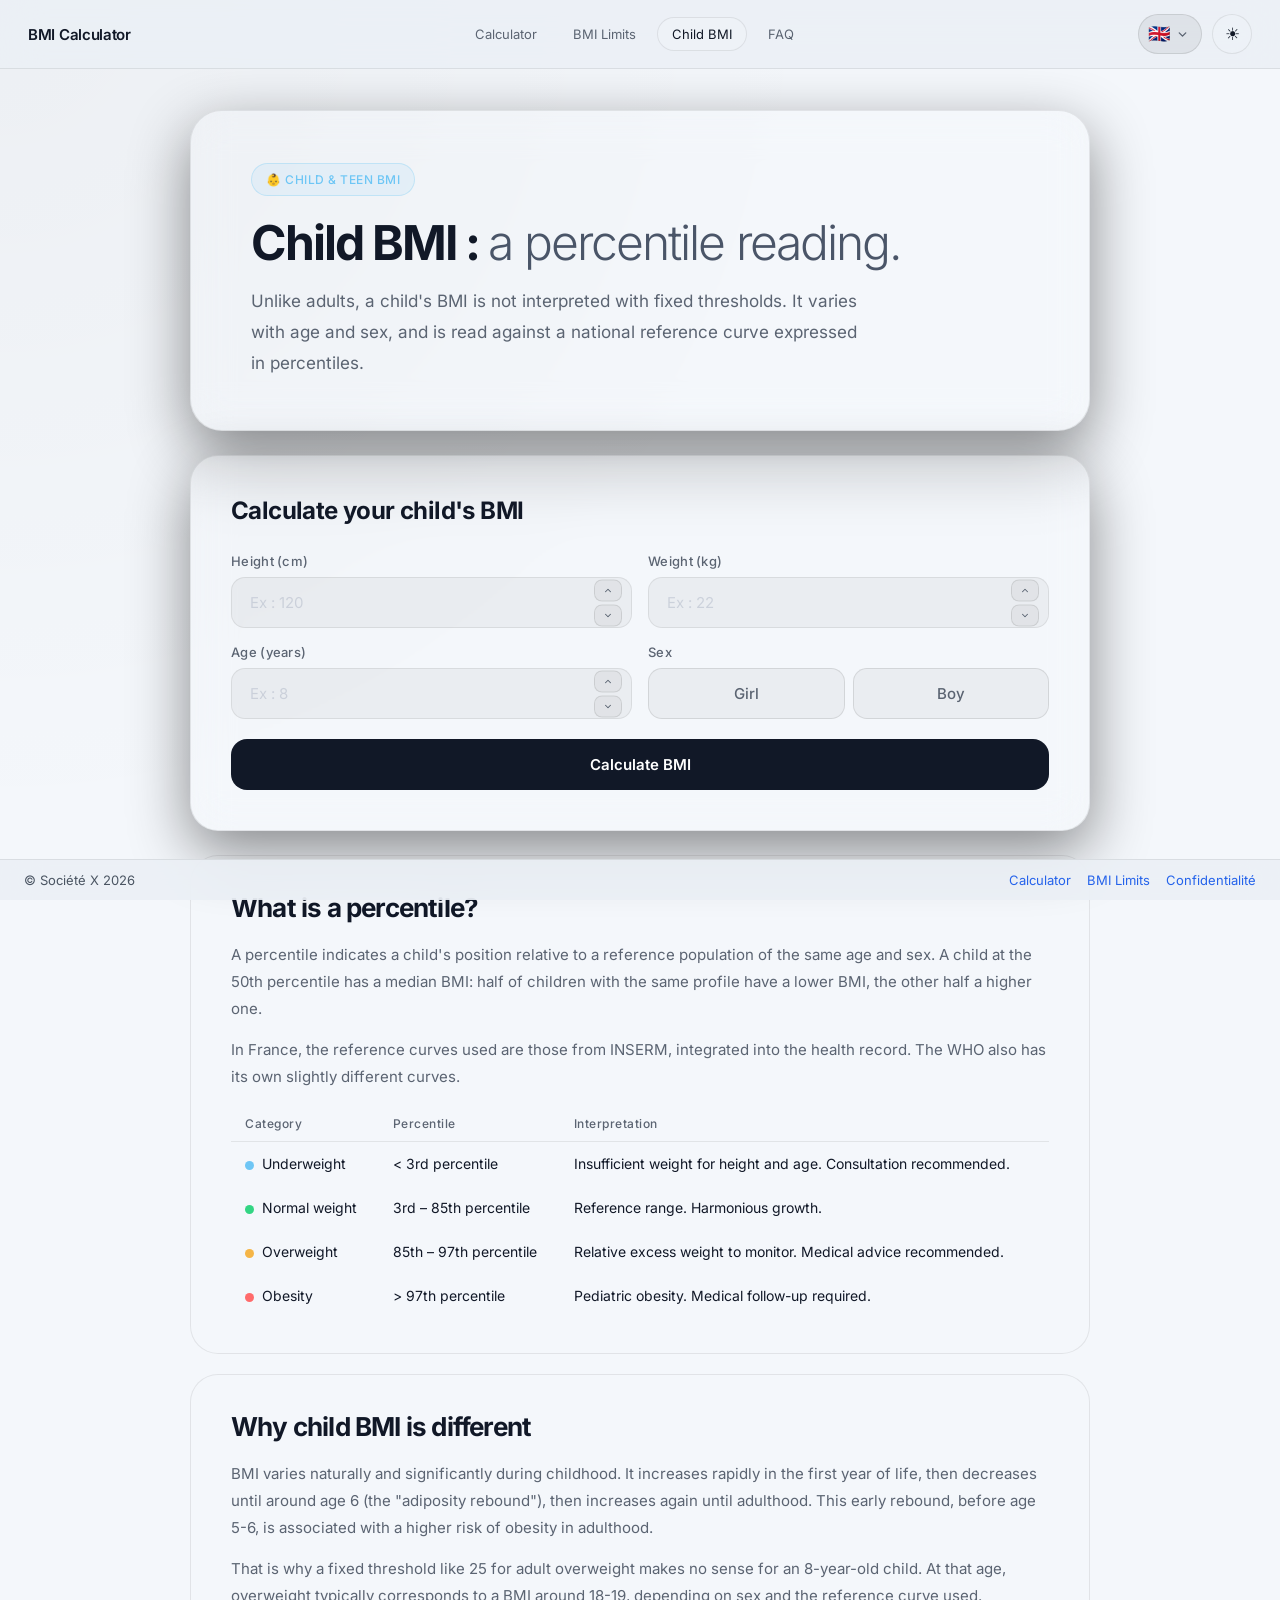
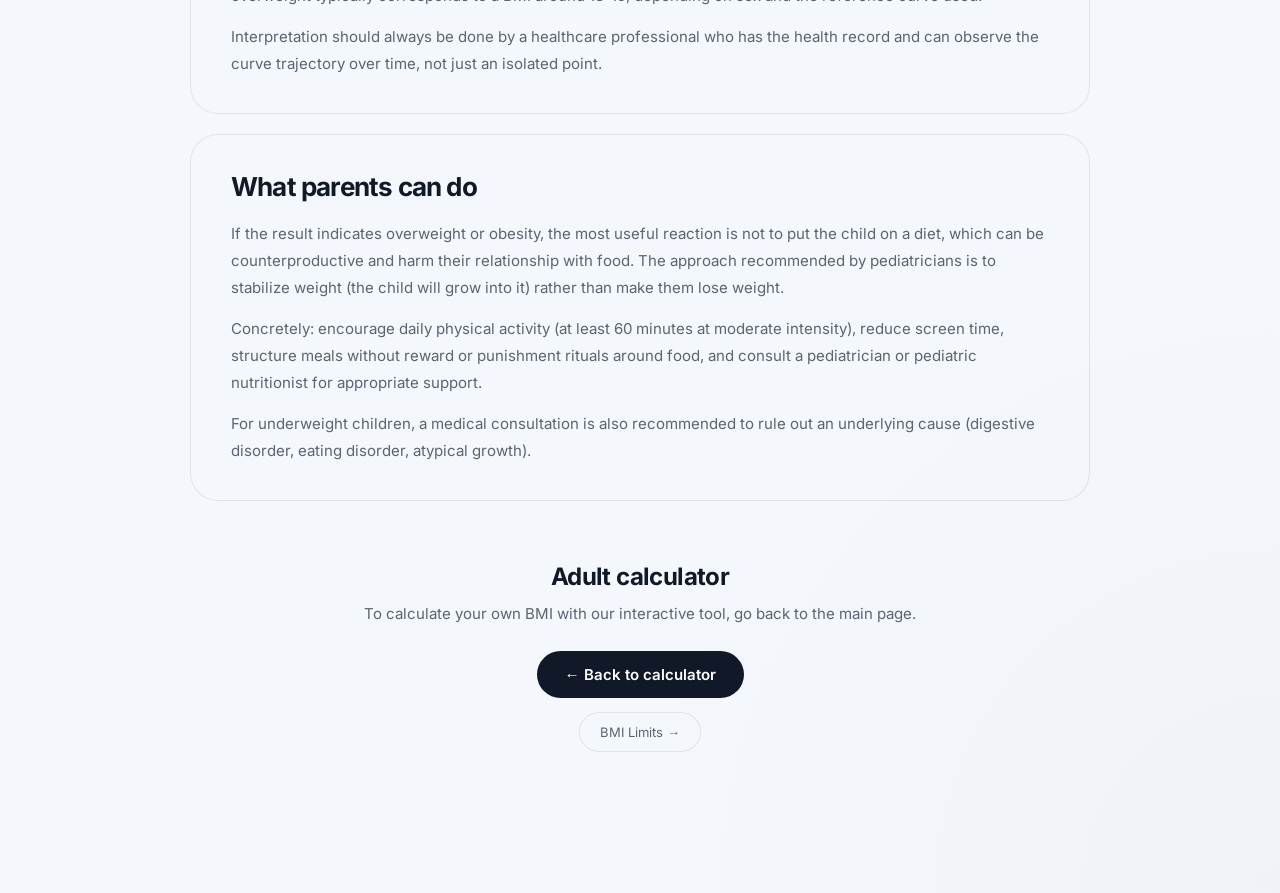
<file: imc-enfant.html>
<!DOCTYPE html>
<html lang="fr">
<head>
  <meta charset="UTF-8" />
  <meta name="viewport" content="width=device-width, initial-scale=1.0" />
  <title>IMC Enfant | Calculateur IMC pour enfants et adolescents</title>
  <meta name="description" content="Calculez l'IMC de votre enfant et interprétez-le correctement selon son âge et son sexe. L'IMC enfant se lit en percentile, pas en valeur absolue.">
  <meta name="keywords" content="IMC enfant, calculateur IMC enfant, IMC adolescent, percentile IMC, surpoids enfant, corpulence enfant">
  <meta name="author" content="Société X">
  <meta name="robots" content="index, follow">
  <meta property="og:title" content="IMC Enfant : Calculateur et interprétation">
  <meta property="og:description" content="L'IMC de l'enfant se lit en percentile selon l'âge et le sexe. Calculez et interprétez ici.">
  <meta property="og:type" content="article">
  <link rel="canonical" href="https://www.votresite.com/imc-enfant">
  <link rel="stylesheet" href="fonts/inter.css">
  <style>
    * { margin: 0; padding: 0; box-sizing: border-box; }

    :root {
      --footer: #c7d0dd; --link: #8db4ff; --bg: #0f1115;
      --border: rgba(255,255,255,0.08); --text: #f5f7fb;
      --muted: #a7b0c0; --accent: #ffffff;
      --success: #32d583; --warning: #f5b546; --danger: #ff6b6b;
      --shadow: 0 20px 60px rgba(0,0,0,0.45);
    }

    body {
      font-family: 'Inter', sans-serif;
      background:
        radial-gradient(circle at top left, rgba(255,255,255,0.04), transparent 30%),
        radial-gradient(circle at bottom right, rgba(255,255,255,0.03), transparent 25%),
        var(--bg);
      color: var(--text);
      min-height: 100vh;
      padding: 80px 20px 80px;
      transition: background 0.3s ease, color 0.3s ease;
    }

    /* ---- NAV ---- */
    .topbar {
      position: fixed;
      top: 0; left: 0; width: 100%;
      padding: 14px 28px;
      display: flex;
      align-items: center;
      justify-content: space-between;
      background: rgba(15,17,21,0.82);
      -webkit-backdrop-filter: blur(20px) saturate(180%);
      backdrop-filter: blur(20px) saturate(180%);
      border-bottom: 1px solid var(--border);
      z-index: 900;
    }

    .nav-logo {
      font-size: 15px; font-weight: 600;
      color: var(--text); text-decoration: none; letter-spacing: -0.3px;
    }

    .nav-links { display: flex; gap: 6px; align-items: center; }

    .nav-link {
      padding: 8px 14px; border-radius: 999px; font-size: 13px;
      color: var(--muted); text-decoration: none;
      border: 1px solid transparent; transition: all 0.2s ease; white-space: nowrap;
    }

    .nav-link:hover { color: var(--text); background: rgba(255,255,255,0.07); border-color: var(--border); }
    .nav-link.active { color: var(--text); background: rgba(255,255,255,0.09); border-color: var(--border); }

    .nav-controls { display: flex; align-items: center; gap: 10px; }

    .theme-toggle {
      width: 40px; height: 40px; border-radius: 50%;
      border: 1px solid var(--border); background: rgba(255,255,255,0.08);
      color: var(--text); cursor: pointer; font-size: 17px;
      display: flex; align-items: center; justify-content: center; transition: 0.2s ease;
    }
    .theme-toggle:hover { transform: scale(1.05); background: rgba(255,255,255,0.13); }

    /* ---- LAYOUT ---- */
    .page-wrapper { max-width: 900px; margin: 0 auto; padding-top: 30px; }

    /* Hero */
    .hero {
      padding: 52px 60px;
      border: 1px solid var(--border); border-radius: 32px;
      background: rgba(255,255,255,0.03); backdrop-filter: blur(20px);
      box-shadow: var(--shadow); margin-bottom: 24px;
    }

    .hero-badge {
      display: inline-flex; align-items: center; gap: 8px;
      padding: 8px 14px; border-radius: 999px;
      background: rgba(110,198,245,0.1); border: 1px solid rgba(110,198,245,0.3);
      color: #6ec6f5; font-size: 12px; font-weight: 500;
      letter-spacing: 0.5px; margin-bottom: 22px;
    }

    .hero h1 {
      font-size: 48px; font-weight: 700; letter-spacing: -2px;
      line-height: 1.05; margin-bottom: 18px;
    }

    .hero h1 span { color: #cfd8e3; font-weight: 300; }
    .hero-desc { color: var(--muted); font-size: 17px; line-height: 1.8; max-width: 620px; }

    /* Calculateur enfant */
    .calc-card {
      padding: 40px;
      border: 1px solid var(--border); border-radius: 28px;
      background: rgba(255,255,255,0.03); backdrop-filter: blur(20px);
      box-shadow: var(--shadow); margin-bottom: 24px;
    }

    .calc-card h2 {
      font-size: 24px; font-weight: 700;
      letter-spacing: -0.6px; margin-bottom: 28px;
    }

    .calc-grid {
      display: grid;
      grid-template-columns: 1fr 1fr;
      gap: 16px;
      margin-bottom: 16px;
    }

    .field { display: flex; flex-direction: column; gap: 8px; }

    .field label {
      font-size: 13px; font-weight: 500;
      color: var(--muted); letter-spacing: 0.3px;
    }

    .field input, .field select {
      width: 100%; padding: 15px 18px;
      border-radius: 14px; border: 1px solid var(--border);
      background: rgba(255,255,255,0.05); color: var(--text);
      font-size: 15px; font-family: 'Inter', sans-serif;
      outline: none; transition: border-color 0.2s ease, background 0.2s ease;
      -moz-appearance: textfield; appearance: textfield;
    }

    .field input::-webkit-inner-spin-button,
    .field input::-webkit-outer-spin-button { -webkit-appearance: none; margin: 0; }

    /* Wrapper avec flèches */
    .input-wrapper { position: relative; }

    .input-wrapper input {
      padding-right: 48px;
    }

    .spin-btns {
      position: absolute;
      right: 10px;
      top: 50%;
      transform: translateY(-50%);
      display: flex;
      flex-direction: column;
      gap: 3px;
    }

    .spin-btn {
      width: 28px; height: 22px;
      border-radius: 8px;
      border: 1px solid var(--border);
      background: rgba(255,255,255,0.07);
      color: var(--muted);
      cursor: pointer;
      display: flex; align-items: center; justify-content: center;
      transition: all 0.15s ease;
      padding: 0; font-size: 0; line-height: 1;
    }

    .spin-btn:hover {
      background: rgba(255,255,255,0.15);
      color: var(--text);
      border-color: rgba(255,255,255,0.2);
    }

    .spin-btn:active { transform: scale(0.93); }

    .spin-btn svg {
      width: 10px; height: 10px;
      fill: none; stroke: currentColor;
      stroke-width: 2.5; stroke-linecap: round; stroke-linejoin: round;
    }

    body.light .spin-btn { border-color: rgba(0,0,0,0.1); background: rgba(0,0,0,0.04); }
    body.light .spin-btn:hover { background: rgba(0,0,0,0.1); }

    /* Sex toggle */
    .sex-toggle {
      display: grid;
      grid-template-columns: 1fr 1fr;
      gap: 8px;
    }

    .sex-btn {
      padding: 15px 18px;
      border-radius: 14px;
      border: 1px solid var(--border);
      background: rgba(255,255,255,0.05);
      color: var(--muted);
      font-size: 15px;
      font-family: 'Inter', sans-serif;
      font-weight: 500;
      cursor: pointer;
      transition: all 0.2s ease;
      text-align: center;
    }

    .sex-btn:hover {
      background: rgba(255,255,255,0.1);
      color: var(--text);
      border-color: rgba(255,255,255,0.2);
    }

    .sex-btn.selected {
      background: rgba(255,255,255,0.13);
      border-color: rgba(255,255,255,0.35);
      color: var(--text);
      font-weight: 600;
    }

    body.light .sex-btn { background: rgba(0,0,0,0.04); border-color: rgba(0,0,0,0.1); color: #5b6472; }
    body.light .sex-btn:hover { background: rgba(0,0,0,0.08); color: #111827; border-color: rgba(0,0,0,0.2); }
    body.light .sex-btn.selected { background: rgba(0,0,0,0.1); border-color: rgba(0,0,0,0.35); color: #111827; }

    .field input:focus, .field select:focus {
      border-color: rgba(255,255,255,0.28); background: rgba(255,255,255,0.08);
    }

    .field input::placeholder { color: rgba(167,176,192,0.45); }

    .calc-btn {
      width: 100%; padding: 16px; border: none; border-radius: 16px;
      background: var(--accent); color: #111; font-size: 15px; font-weight: 600;
      cursor: pointer; transition: 0.2s ease; font-family: 'Inter', sans-serif;
      margin-top: 4px;
    }
    .calc-btn:hover { opacity: 0.9; transform: translateY(-1px); }

    /* Résultat */
    .result-card {
      display: none;
      margin-top: 24px; padding: 28px;
      border-radius: 22px; border: 1px solid var(--border);
      background: rgba(255,255,255,0.04);
      animation: fadeIn 0.5s ease;
    }

    .result-row {
      display: flex; align-items: flex-end; gap: 20px;
      margin-bottom: 16px; flex-wrap: wrap;
    }

    .result-imc { font-size: 56px; font-weight: 700; letter-spacing: -2px; line-height: 1; }
    .result-meta { display: flex; flex-direction: column; gap: 4px; }
    .result-label { font-size: 13px; color: var(--muted); }
    .result-status { font-size: 18px; font-weight: 600; }

    /* Barre percentile */
    .percentile-bar-wrap { margin: 16px 0 6px; }
    .percentile-bar {
      position: relative; height: 10px; border-radius: 999px;
      background: linear-gradient(90deg,
        #6ec6f5 0%, #6ec6f5 3%,
        #32d583 3%, #32d583 85%,
        #f5b546 85%, #f5b546 97%,
        #ff6b6b 97%, #ff6b6b 100%);
      margin-bottom: 8px; overflow: visible;
    }
    .percentile-cursor {
      position: absolute; top: 50%; width: 16px; height: 16px;
      border-radius: 50%; background: #fff;
      border: 2.5px solid rgba(0,0,0,0.25);
      transform: translate(-50%, -50%);
      box-shadow: 0 2px 8px rgba(0,0,0,0.35);
      transition: left 0.6s cubic-bezier(.4,0,.2,1); z-index: 2;
    }
    .percentile-ticks {
      position: relative;
      height: 18px;
      margin-top: 5px;
    }

    .percentile-tick {
      position: absolute;
      font-size: 10.5px;
      font-weight: 500;
      opacity: 0.9;
      white-space: nowrap;
    }

    .result-note {
      margin-top: 16px; font-size: 13px; color: var(--muted); line-height: 1.65;
      padding-top: 16px; border-top: 1px solid var(--border);
    }

    @keyframes fadeIn {
      from { opacity: 0; transform: translateY(8px); }
      to   { opacity: 1; transform: translateY(0); }
    }

    /* Sections éditoriales */
    .section-full {
      padding: 36px 40px; border: 1px solid var(--border);
      border-radius: 28px; background: rgba(255,255,255,0.03);
      margin-bottom: 20px;
    }

    .section-full h2 {
      font-size: 26px; font-weight: 700;
      letter-spacing: -0.8px; margin-bottom: 18px;
    }

    .section-full p {
      font-size: 15px; color: var(--muted);
      line-height: 1.8; margin-bottom: 14px;
    }

    .section-full p:last-child { margin-bottom: 0; }

    /* Tableau percentiles */
    .ptable {
      width: 100%; border-collapse: collapse; margin-top: 16px; font-size: 14px;
    }

    .ptable th {
      text-align: left; padding: 10px 14px; color: var(--muted);
      font-weight: 500; font-size: 12px; letter-spacing: 0.5px;
      border-bottom: 1px solid var(--border);
    }

    .ptable td {
      padding: 11px 14px; border-bottom: 1px solid rgba(255,255,255,0.04);
      color: var(--text); line-height: 1.5;
    }

    .ptable tr:last-child td { border-bottom: none; }

    .dot {
      display: inline-block; width: 9px; height: 9px;
      border-radius: 50%; margin-right: 8px; vertical-align: middle;
    }

    /* CTA */
    .cta-section {
      padding: 40px; border: 1px solid rgba(255,255,255,0.1);
      border-radius: 28px; background: rgba(255,255,255,0.04);
      text-align: center; margin-bottom: 20px;
    }

    .cta-section h2 { font-size: 24px; font-weight: 700; letter-spacing: -0.6px; margin-bottom: 10px; }
    .cta-section p { color: var(--muted); font-size: 15px; margin-bottom: 24px; line-height: 1.7; }

    .cta-btn {
      display: inline-flex; align-items: center; gap: 8px;
      padding: 14px 28px; border-radius: 999px;
      background: var(--accent); color: #111; font-size: 15px; font-weight: 600;
      text-decoration: none; transition: opacity 0.2s, transform 0.2s;
      border: none; cursor: pointer; font-family: 'Inter', sans-serif;
    }
    .cta-btn:hover { opacity: 0.9; transform: translateY(-1px); }

    .page-links {
      display: flex; gap: 12px; justify-content: center;
      flex-wrap: wrap; margin-top: 14px;
    }

    .page-link {
      padding: 11px 20px; border-radius: 999px; border: 1px solid var(--border);
      background: rgba(255,255,255,0.05); color: var(--muted);
      font-size: 13px; text-decoration: none; transition: all 0.2s ease;
    }
    .page-link:hover { background: rgba(255,255,255,0.1); color: var(--text); border-color: rgba(255,255,255,0.2); }

    /* Footer */
    footer {
      position: fixed; bottom: 0; left: 0; width: 100%;
      padding: 12px 24px; display: flex;
      justify-content: space-between; align-items: center;
      background: rgba(15,17,21,0.82);
      -webkit-backdrop-filter: blur(20px) saturate(180%);
      backdrop-filter: blur(20px) saturate(180%);
      border-top: 1px solid var(--border);
      color: var(--footer); font-size: 13px; flex-wrap: wrap; gap: 10px; z-index: 900;
    }
    footer a { color: var(--link); text-decoration: none; }
    footer a:hover { text-decoration: underline; }
    .footer-links { display: flex; gap: 16px; }

    /* Light mode */
    body.light {
      --bg: #f4f7fb; --border: rgba(0,0,0,0.08); --text: #111827;
      --muted: #5b6472; --accent: #111827; --footer: #4b5563; --link: #2563eb;
      background:
        radial-gradient(circle at top left, rgba(0,0,0,0.03), transparent 30%),
        radial-gradient(circle at bottom right, rgba(0,0,0,0.02), transparent 25%),
        var(--bg);
    }
    body.light .topbar, body.light footer { background: rgba(235,239,245,0.88); }
    body.light .calc-btn { color: #fff; }
    body.light .cta-btn  { color: #fff; }
    body.light .hero h1 span { color: #4a5568; }
    body.light .field input, body.light .field select { background: rgba(0,0,0,0.04); color: #111827; }
    body.light .percentile-cursor { border-color: rgba(0,0,0,0.18); }
    body.light .ptable td { color: #111827; }


    /* ---- BURGER MOBILE ---- */
    .burger {
      display: none;
      align-items: center;
      justify-content: center;
      width: 36px;
      height: 36px;
      border-radius: 10px;
      border: 1px solid var(--border);
      background: rgba(255,255,255,0.08);
      cursor: pointer;
      flex-shrink: 0;
      transition: background 0.2s ease;
    }
    .burger:hover { background: rgba(255,255,255,0.14); }
    .burger .icon-burger { display: block; }
    .burger .icon-close  { display: none; }
    .burger.open .icon-burger { display: none; }
    .burger.open .icon-close  { display: block; }

    .mobile-menu {
      display: none;
      position: fixed;
      top: 53px; left: 0; width: 100%;
      background: rgba(15,17,21,0.97);
      -webkit-backdrop-filter: blur(20px) saturate(180%);
      backdrop-filter: blur(20px) saturate(180%);
      border-bottom: 1px solid var(--border);
      padding: 8px 14px 12px;
      flex-direction: column;
      gap: 4px;
      z-index: 1000;
    }
    .mobile-menu.open { display: flex; }
    .mobile-menu .mob-link {
      display: block;
      padding: 12px 16px;
      font-size: 15px;
      font-family: 'Inter', sans-serif;
      border-radius: 14px;
      border: 1px solid transparent;
      color: var(--muted);
      text-decoration: none;
      transition: all 0.15s ease;
    }
    .mobile-menu .mob-link:hover { background: rgba(255,255,255,0.07); color: var(--text); }
    .mobile-menu .mob-link.active {
      background: rgba(255,255,255,0.09);
      border-color: var(--border);
      color: var(--text);
    }
    body.light .burger { background: rgba(0,0,0,0.05); border-color: rgba(0,0,0,0.12); }
    body.light .burger svg { stroke: #111827; }
    body.light .mobile-menu { background: rgba(235,239,245,0.97); }

    .language-switcher { position: relative; z-index: 999; }
    .lang-dropdown-btn {
      height: 40px; padding: 0 12px 0 9px; border-radius: 999px;
      border: 1px solid var(--border); background: rgba(255,255,255,0.08);
      display: flex; align-items: center; gap: 6px; cursor: pointer;
      font-size: 18px; line-height: 1; transition: 0.2s ease;
      color: var(--text); font-family: 'Inter', sans-serif;
    }
    .lang-dropdown-btn:hover { background: rgba(255,255,255,0.13); }
    .lang-chevron {
      width: 13px; height: 13px; flex-shrink: 0;
      transition: transform 0.25s ease; stroke: var(--muted);
      fill: none; stroke-width: 2.5; stroke-linecap: round; stroke-linejoin: round;
    }
    .lang-dropdown-btn.open .lang-chevron { transform: rotate(180deg); }
    .lang-menu {
      position: absolute; top: calc(100% + 8px); right: 0;
      background: rgba(23,26,33,0.97); backdrop-filter: blur(16px);
      border: 1px solid var(--border); border-radius: 18px;
      padding: 6px; min-width: 130px; display: none;
      box-shadow: 0 12px 36px rgba(0,0,0,0.35); z-index: 999;
    }
    .lang-menu.open { display: block; }
    .lang-option {
      display: flex; align-items: center; gap: 9px;
      padding: 10px 14px; border-radius: 12px; cursor: pointer;
      font-size: 14px; color: var(--muted); transition: 0.15s ease;
    }
    .lang-option:hover { background: rgba(255,255,255,0.08); color: var(--text); }
    body.light .lang-dropdown-btn { background: rgba(0,0,0,0.06); border-color: rgba(0,0,0,0.1); color: #111827; }
    body.light .lang-menu { background: rgba(244,247,251,0.97); }
    body.light .lang-option:hover { background: rgba(0,0,0,0.05); color: #111; }

    .burger { display:none; align-items:center; justify-content:center; width:36px; height:36px;
      border-radius:10px; border:1px solid var(--border); background:rgba(255,255,255,0.08);
      cursor:pointer; flex-shrink:0; transition:background 0.2s ease; }
    .burger:hover { background:rgba(255,255,255,0.14); }
    .burger .icon-burger { display:block; } .burger .icon-close { display:none; }
    .burger.open .icon-burger { display:none; } .burger.open .icon-close { display:block; }
    .mobile-menu { display:none; position:fixed; top:53px; left:0; width:100%;
      background:rgba(15,17,21,0.97); -webkit-backdrop-filter:blur(20px);
      backdrop-filter:blur(20px); border-bottom:1px solid var(--border);
      padding:8px 14px 12px; flex-direction:column; gap:4px; z-index:1000; }
    .mobile-menu.open { display:flex; }
    .mobile-menu .mob-link { display:block; padding:12px 16px; font-size:15px;
      font-family:'Inter',sans-serif; border-radius:14px; border:1px solid transparent;
      color:var(--muted); text-decoration:none; transition:all 0.15s ease; }
    .mobile-menu .mob-link:hover { background:rgba(255,255,255,0.07); color:var(--text); }
    .mobile-menu .mob-link.active { background:rgba(255,255,255,0.09); border-color:var(--border); color:var(--text); }
    body.light .burger { background:rgba(0,0,0,0.05); border-color:rgba(0,0,0,0.12); }
    body.light .mobile-menu { background:rgba(235,239,245,0.97); }
    /* Responsive */
    @media (max-width: 640px) {
      .nav-links { display: none; }
      .burger { display: flex; }
    }
    @media (max-width: 720px) {
      body { padding: 70px 0 70px; }
      .page-wrapper { padding: 16px 14px 0; }
      .hero { padding: 28px 20px; border-radius: 20px; }
      .hero h1 { font-size: 28px; letter-spacing: -1px; }
      .hero-desc { font-size: 14px; }
      .calc-card { padding: 22px 18px; border-radius: 20px; }
      .calc-card h2 { font-size: 20px; margin-bottom: 20px; }
      .calc-grid { grid-template-columns: 1fr; gap: 10px; }
      .result-imc { font-size: 44px; }
      .result-status { font-size: 16px; }
      .section-full { padding: 22px 18px; border-radius: 20px; margin-bottom: 12px; }
      .section-full h2 { font-size: 20px; }
      .cta-section { padding: 26px 18px; border-radius: 20px; margin-bottom: 12px; }
      .ptable th, .ptable td { padding: 9px 10px; font-size: 13px; }
      .topbar { padding: 10px 14px; }
      .nav-links { display: none; }
      .burger { display: flex; }
      footer { padding: 10px 16px; font-size: 12px; }
    }
  </style>
</head>
<body>

  <script type="application/ld+json">
  {
    "@context": "https://schema.org",
    "@type": "Article",
    "headline": "IMC Enfant : Calculateur et interprétation",
    "description": "L'IMC de l'enfant se lit en percentile selon l'âge et le sexe. Calculez et interprétez ici.",
    "author": { "@type": "Organization", "name": "Société X" },
    "publisher": { "@type": "Organization", "name": "Société X" }
  }
  </script>

  <nav class="topbar" id="mainTopbar">
    <button class="burger" id="burgerBtn" aria-label="Menu"><svg class="icon-burger" width="16" height="16" viewBox="0 0 16 16" fill="none" stroke="var(--text)" stroke-width="1.8" stroke-linecap="round"><line x1="2" y1="4" x2="14" y2="4"/><line x1="2" y1="8" x2="14" y2="8"/><line x1="2" y1="12" x2="14" y2="12"/></svg><svg class="icon-close" width="16" height="16" viewBox="0 0 16 16" fill="none" stroke="var(--text)" stroke-width="1.8" stroke-linecap="round"><line x1="3" y1="3" x2="13" y2="13"/><line x1="13" y1="3" x2="3" y2="13"/></svg></button>
    <a class="nav-logo" href="index.html" id="navLogo">Calculateur IMC</a>
    <div class="nav-links">
      <a class="nav-link" href="index.html" id="navCalc">Calculateur</a>
      <a class="nav-link" href="limites-imc.html" id="navLimites">Limites de l'IMC</a>
      <a class="nav-link active" href="imc-enfant.html" id="navEnfant">IMC enfant</a>
      <a class="nav-link" href="faq-imc.html" id="navFaq">FAQ</a>
    </div>
    <div class="nav-controls">
      <div class="language-switcher" id="langSwitcher">
        <button class="lang-dropdown-btn" id="langBtn">
          <span id="currentFlag">🇫🇷</span>
          <svg class="lang-chevron" viewBox="0 0 24 24"><polyline points="6 9 12 15 18 9"/></svg>
        </button>
        <div class="lang-menu" id="langMenu">
          <div class="lang-option" data-lang="fr"><span>🇫🇷</span><span>Français</span></div>
          <div class="lang-option" data-lang="en"><span>🇬🇧</span><span>English</span></div>
          <div class="lang-option" data-lang="es"><span>🇪🇸</span><span>Español</span></div>
        </div>
      </div>
      <button class="theme-toggle" id="themeToggle">☾</button>
    </div>
  </nav>
  <div class="mobile-menu" id="mobileMenu">
    <a class="mob-link" href="index.html" id="mobCalc">Calculateur</a>
    <a class="mob-link" href="limites-imc.html" id="mobLimites">Limites de l'IMC</a>
    <a class="mob-link active" href="imc-enfant.html" id="mobEnfant">IMC enfant</a>
    <a class="mob-link" href="faq-imc.html" id="mobFaq">FAQ</a>
  </div>

  <div class="page-wrapper">

    <!-- Hero -->
    <div class="hero">
      <div class="hero-badge" id="heroBadge">👶 IMC ENFANT & ADOLESCENT</div>
      <h1 id="heroTitle">L'IMC de l'enfant : <span id="heroSub">une lecture en percentile.</span></h1>
      <p class="hero-desc" id="heroDesc">
        Contrairement à l'adulte, l'IMC d'un enfant ne s'interprète pas avec des seuils fixes. Il varie avec l'âge et le sexe, et se lit par rapport à une courbe de référence nationale exprimée en percentile.
      </p>
    </div>

    <!-- Calculateur -->
    <div class="calc-card">
      <h2 id="calcTitle">Calculer l'IMC de votre enfant</h2>

      <div class="calc-grid">
        <div class="field">
          <label id="lblHeight">Taille (cm)</label>
          <div class="input-wrapper">
            <input type="number" id="c-height" placeholder="Ex : 120" min="50" max="200">
            <div class="spin-btns">
              <button class="spin-btn" onclick="spinVal('c-height', 1)" title="+1">
                <svg viewBox="0 0 24 24"><polyline points="18 15 12 9 6 15"/></svg>
              </button>
              <button class="spin-btn" onclick="spinVal('c-height', -1)" title="-1">
                <svg viewBox="0 0 24 24"><polyline points="6 9 12 15 18 9"/></svg>
              </button>
            </div>
          </div>
        </div>
        <div class="field">
          <label id="lblWeight">Poids (kg)</label>
          <div class="input-wrapper">
            <input type="number" id="c-weight" placeholder="Ex : 22" min="5" max="150">
            <div class="spin-btns">
              <button class="spin-btn" onclick="spinVal('c-weight', 1)" title="+1">
                <svg viewBox="0 0 24 24"><polyline points="18 15 12 9 6 15"/></svg>
              </button>
              <button class="spin-btn" onclick="spinVal('c-weight', -1)" title="-1">
                <svg viewBox="0 0 24 24"><polyline points="6 9 12 15 18 9"/></svg>
              </button>
            </div>
          </div>
        </div>
        <div class="field">
          <label id="lblAge">Âge (années)</label>
          <div class="input-wrapper">
            <input type="number" id="c-age" placeholder="Ex : 8" min="2" max="18">
            <div class="spin-btns">
              <button class="spin-btn" onclick="spinVal('c-age', 1)" title="+1">
                <svg viewBox="0 0 24 24"><polyline points="18 15 12 9 6 15"/></svg>
              </button>
              <button class="spin-btn" onclick="spinVal('c-age', -1)" title="-1">
                <svg viewBox="0 0 24 24"><polyline points="6 9 12 15 18 9"/></svg>
              </button>
            </div>
          </div>
        </div>
        <div class="field">
          <label id="lblSex">Sexe</label>
          <div class="sex-toggle">
            <button class="sex-btn" id="sex-f" onclick="selectSex('f')" data-label-f="Fille">Fille</button>
            <button class="sex-btn" id="sex-m" onclick="selectSex('m')" data-label-m="Garçon">Garçon</button>
          </div>
          <input type="hidden" id="c-sex" value="">
        </div>
      </div>

      <button class="calc-btn" id="calcBtn" onclick="calculateChildIMC()">Calculer l'IMC</button>

      <div class="result-card" id="childResult">
        <div class="result-row">
          <div class="result-imc" id="childImcValue">—</div>
          <div class="result-meta">
            <span class="result-label" id="lblImcCalc">IMC calculé</span>
            <span class="result-status" id="childStatus">—</span>
            <span class="result-label" id="childPercentileLabel">—</span>
          </div>
        </div>

        <div class="percentile-bar-wrap">
          <div class="percentile-bar">
            <div class="percentile-cursor" id="childCursor" style="left:50%"></div>
          </div>
          <!-- Bornes positionnées aux séparations exactes de la barre gradient -->
          <div class="percentile-ticks">
            <span class="percentile-tick" style="left:0%;   color:#6ec6f5; transform:translateX(0)">0</span>
            <span class="percentile-tick" style="left:3%;   color:#32d583; transform:translateX(-50%)">3e</span>
            <span class="percentile-tick" style="left:85%;  color:#f5b546; transform:translateX(-50%)">85e</span>
            <span class="percentile-tick" style="left:97%;  color:#ff6b6b; transform:translateX(-50%)">97e</span>
          </div>
        </div>

        <p class="result-note" id="childNote">—</p>
      </div>
    </div>

    <!-- Explication percentile -->
    <div class="section-full">
      <h2 id="sec1Title">Qu'est-ce qu'un percentile ?</h2>
      <p id="sec1P1">Le percentile indique la position d'un enfant par rapport à une population de référence du même âge et du même sexe. Un enfant au 50e percentile a un IMC médian : la moitié des enfants du même profil ont un IMC plus bas, l'autre moitié un IMC plus haut.</p>
      <p id="sec1P2">En France, les courbes de référence utilisées sont celles de l'INSERM et intégrées dans le carnet de santé. L'OMS dispose également de ses propres courbes légèrement différentes.</p>

      <table class="ptable">
        <thead>
          <tr>
            <th id="thCat">Catégorie</th>
            <th id="thPct">Percentile</th>
            <th id="thInt">Interprétation</th>
          </tr>
        </thead>
        <tbody>
          <tr>
            <td id="tr1c1"><span class="dot" style="background:#6ec6f5"></span>Insuffisance pondérale</td>
            <td id="tr1c2">&lt; 3e percentile</td>
            <td id="tr1c3">Poids insuffisant pour la taille et l'âge. Consultation recommandée.</td>
          </tr>
          <tr>
            <td id="tr2c1"><span class="dot" style="background:#32d583"></span>Corpulence normale</td>
            <td id="tr2c2">3e – 85e percentile</td>
            <td id="tr2c3">Zone de référence. Croissance harmonieuse.</td>
          </tr>
          <tr>
            <td id="tr3c1"><span class="dot" style="background:#f5b546"></span>Surpoids</td>
            <td id="tr3c2">85e – 97e percentile</td>
            <td id="tr3c3">Excès de poids relatif à surveiller. Avis médical conseillé.</td>
          </tr>
          <tr>
            <td id="tr4c1"><span class="dot" style="background:#ff6b6b"></span>Obésité</td>
            <td id="tr4c2">&gt; 97e percentile</td>
            <td id="tr4c3">Obésité pédiatrique. Suivi médical nécessaire.</td>
          </tr>
        </tbody>
      </table>
    </div>

    <!-- Particularités -->
    <div class="section-full">
      <h2 id="sec2Title">Pourquoi l'IMC enfant est différent</h2>
      <p id="sec2P1">L'IMC varie naturellement et fortement pendant l'enfance. Il augmente rapidement la première année de vie, diminue ensuite jusqu'à environ 6 ans (c'est le "rebond d'adiposité"), puis augmente à nouveau jusqu'à l'âge adulte. Ce rebond précoce, avant 5-6 ans, est associé à un risque plus élevé d'obésité à l'âge adulte.</p>
      <p id="sec2P2">C'est pourquoi un seuil fixe comme 25 pour le surpoids adulte n'a aucun sens pour un enfant de 8 ans. À cet âge, le surpoids correspond typiquement à un IMC autour de 18-19, selon le sexe et la courbe de référence utilisée.</p>
      <p id="sec2P3">L'interprétation doit toujours être faite par un professionnel de santé qui dispose du carnet de santé et peut observer la trajectoire de la courbe dans le temps, pas seulement un point isolé.</p>
    </div>

    <!-- Ce que les parents peuvent faire -->
    <div class="section-full">
      <h2 id="sec3Title">Ce que les parents peuvent faire</h2>
      <p id="sec3P1">Si le résultat indique un surpoids ou une obésité, la réaction la plus utile n'est pas de mettre l'enfant au régime, ce qui peut être contre-productif et nuire à son rapport à la nourriture. L'approche recommandée par les pédiatres est de stabiliser le poids (l'enfant grandira dedans) plutôt que de le faire perdre du poids.</p>
      <p id="sec3P2">Concrètement : favoriser l'activité physique quotidienne (au moins 60 minutes à intensité modérée), réduire le temps d'écran, structurer les repas sans les rituels de récompense ou de punition avec la nourriture, et consulter un pédiatre ou un nutritionniste pédiatrique pour un accompagnement adapté.</p>
      <p id="sec3P3">Pour les enfants en insuffisance pondérale, une consultation médicale est également recommandée pour écarter une cause sous-jacente (trouble digestif, alimentaire, croissance atypique).</p>
    </div>

    <!-- CTA -->
    <div class="cta-section">
      <h2 id="ctaTitle">Calculateur adulte</h2>
      <p id="ctaDesc">Pour calculer votre propre IMC avec notre outil interactif, retournez sur la page principale.</p>
      <a class="cta-btn" href="index.html" id="ctaBtn">← Retour au calculateur</a>
      <div class="page-links">
        <a class="page-link" href="limites-imc.html" id="limitesLink">Limites de l'IMC →</a>
      </div>
    </div>

  </div>

  <footer>
    <div id="footerCopy">© Société X 2026</div>
    <div class="footer-links">
      <a href="index.html" id="footCalc">Calculateur</a>
      <a href="limites-imc.html" id="footLimites">Limites de l'IMC</a>
      <a href="politique-confidentialite.html">Confidentialité</a>
    </div>
  </footer>

  <script>
  (function() {
    var flags = { fr: '🇫🇷', en: '🇬🇧', es: '🇪🇸' };

    window._imcTrans = {};
    var translations = {
      fr: {
        pageTitle: 'IMC Enfant | Calculateur IMC pour enfants et adolescents',
        navLogo:'Calculateur IMC', navCalc:'Calculateur', navLimites:"Limites de l'IMC", navEnfant:'IMC enfant',
        mobCalc:'Calculateur', mobLimites:"Limites de l'IMC", mobEnfant:'IMC enfant',
        heroBadge:'👶 IMC ENFANT & ADOLESCENT',
        heroTitle:"L'IMC de l'enfant : <span id=\"heroSub\">une lecture en percentile.</span>",
        heroDesc:"Contrairement à l'adulte, l'IMC d'un enfant ne s'interprète pas avec des seuils fixes. Il varie avec l'âge et le sexe, et se lit par rapport à une courbe de référence nationale exprimée en percentile.",
        calcTitle:"Calculer l'IMC de votre enfant", calcBtn:"Calculer l'IMC",
        lblHeight:'Taille (cm)', lblWeight:'Poids (kg)', lblAge:'Âge (années)', lblSex:'Sexe',
        sexF:'Fille', sexM:'Garçon', lblImcCalc:'IMC calculé',
        alertMsg:'Veuillez renseigner tous les champs avec des valeurs valides (âge 2-18 ans).',
        statusUnder:'Insuffisance pondérale', statusNormal:'Corpulence normale', statusOver:'Surpoids', statusObese:'Obésité',
        noteUnder:"Le poids de votre enfant est inférieur au 3e percentile pour son âge et son sexe. Une consultation pédiatrique est recommandée pour évaluer sa croissance.",
        noteNormal:"La corpulence de votre enfant est dans la zone normale pour son âge et son sexe. Continuez à suivre la courbe dans le carnet de santé.",
        noteOver:"L'IMC de votre enfant se situe entre le 85e et le 97e percentile, ce qui indique un surpoids. Un suivi médical et des conseils nutritionnels adaptés sont conseillés.",
        noteObese:"L'IMC de votre enfant dépasse le 97e percentile, correspondant à une obésité pédiatrique. Un suivi médical par un pédiatre ou spécialiste est nécessaire.",
        sec1Title:"Qu'est-ce qu'un percentile ?",
        sec1P1:"Le percentile indique la position d'un enfant par rapport à une population de référence du même âge et du même sexe. Un enfant au 50e percentile a un IMC médian : la moitié des enfants du même profil ont un IMC plus bas, l'autre moitié un IMC plus haut.",
        sec1P2:"En France, les courbes de référence utilisées sont celles de l'INSERM et intégrées dans le carnet de santé. L'OMS dispose également de ses propres courbes légèrement différentes.",
        thCat:'Catégorie', thPct:'Percentile', thInt:'Interprétation',
        tr1c1:'<span class="dot" style="background:#6ec6f5"></span>Insuffisance pondérale', tr1c2:'&lt; 3e percentile', tr1c3:"Poids insuffisant pour la taille et l'âge. Consultation recommandée.",
        tr2c1:'<span class="dot" style="background:#32d583"></span>Corpulence normale', tr2c2:'3e – 85e percentile', tr2c3:'Zone de référence. Croissance harmonieuse.',
        tr3c1:'<span class="dot" style="background:#f5b546"></span>Surpoids', tr3c2:'85e – 97e percentile', tr3c3:'Excès de poids relatif à surveiller. Avis médical conseillé.',
        tr4c1:'<span class="dot" style="background:#ff6b6b"></span>Obésité', tr4c2:'&gt; 97e percentile', tr4c3:'Obésité pédiatrique. Suivi médical nécessaire.',
        sec2Title:"Pourquoi l'IMC enfant est différent",
        sec2P1:"L'IMC varie naturellement et fortement pendant l'enfance. Il augmente rapidement la première année de vie, diminue ensuite jusqu'à environ 6 ans (le rebond d'adiposité), puis augmente à nouveau jusqu'à l'âge adulte. Ce rebond précoce, avant 5-6 ans, est associé à un risque plus élevé d'obésité à l'âge adulte.",
        sec2P2:"C'est pourquoi un seuil fixe comme 25 pour le surpoids adulte n'a aucun sens pour un enfant de 8 ans. À cet âge, le surpoids correspond typiquement à un IMC autour de 18-19, selon le sexe et la courbe de référence utilisée.",
        sec2P3:"L'interprétation doit toujours être faite par un professionnel de santé qui dispose du carnet de santé et peut observer la trajectoire de la courbe dans le temps, pas seulement un point isolé.",
        sec3Title:'Ce que les parents peuvent faire',
        sec3P1:"Si le résultat indique un surpoids ou une obésité, la réaction la plus utile n'est pas de mettre l'enfant au régime, ce qui peut être contre-productif et nuire à son rapport à la nourriture. L'approche recommandée par les pédiatres est de stabiliser le poids (l'enfant grandira dedans) plutôt que de le faire perdre du poids.",
        sec3P2:"Concrètement : favoriser l'activité physique quotidienne (au moins 60 minutes à intensité modérée), réduire le temps d'écran, structurer les repas sans les rituels de récompense ou de punition avec la nourriture, et consulter un pédiatre ou un nutritionniste pédiatrique pour un accompagnement adapté.",
        sec3P3:"Pour les enfants en insuffisance pondérale, une consultation médicale est également recommandée pour écarter une cause sous-jacente (trouble digestif, alimentaire, croissance atypique).",
        ctaTitle:'Calculateur adulte', ctaDesc:"Pour calculer votre propre IMC avec notre outil interactif, retournez sur la page principale.",
        ctaBtn2:'← Retour au calculateur', limitesLink:"Limites de l'IMC →",
        footerCopy:'© Société X 2026', footCalc:'Calculateur', footLimites:"Limites de l'IMC"
      },
      en: {
        pageTitle: 'Child BMI | BMI calculator for children and adolescents',
        navLogo:'BMI Calculator', navCalc:'Calculator', navLimites:'BMI Limits', navEnfant:'Child BMI',
        mobCalc:'Calculator', mobLimites:'BMI Limits', mobEnfant:'Child BMI',
        heroBadge:'👶 CHILD & TEEN BMI',
        heroTitle:"Child BMI : <span id=\"heroSub\">a percentile reading.</span>",
        heroDesc:"Unlike adults, a child's BMI is not interpreted with fixed thresholds. It varies with age and sex, and is read against a national reference curve expressed in percentiles.",
        calcTitle:"Calculate your child's BMI", calcBtn:'Calculate BMI',
        lblHeight:'Height (cm)', lblWeight:'Weight (kg)', lblAge:'Age (years)', lblSex:'Sex',
        sexF:'Girl', sexM:'Boy', lblImcCalc:'Calculated BMI',
        alertMsg:'Please fill in all fields with valid values (age 2-18 years).',
        statusUnder:'Underweight', statusNormal:'Normal weight', statusOver:'Overweight', statusObese:'Obesity',
        noteUnder:"Your child's weight is below the 3rd percentile for their age and sex. A pediatric consultation is recommended to assess their growth.",
        noteNormal:"Your child's weight is in the normal range for their age and sex. Keep tracking the curve in the health record.",
        noteOver:"Your child's BMI is between the 85th and 97th percentile, indicating overweight. Medical follow-up and adapted nutritional advice are recommended.",
        noteObese:"Your child's BMI exceeds the 97th percentile, corresponding to pediatric obesity. Medical follow-up by a pediatrician or specialist is necessary.",
        sec1Title:'What is a percentile?',
        sec1P1:"A percentile indicates a child's position relative to a reference population of the same age and sex. A child at the 50th percentile has a median BMI: half of children with the same profile have a lower BMI, the other half a higher one.",
        sec1P2:"In France, the reference curves used are those from INSERM, integrated into the health record. The WHO also has its own slightly different curves.",
        thCat:'Category', thPct:'Percentile', thInt:'Interpretation',
        tr1c1:'<span class="dot" style="background:#6ec6f5"></span>Underweight', tr1c2:'&lt; 3rd percentile', tr1c3:'Insufficient weight for height and age. Consultation recommended.',
        tr2c1:'<span class="dot" style="background:#32d583"></span>Normal weight', tr2c2:'3rd – 85th percentile', tr2c3:'Reference range. Harmonious growth.',
        tr3c1:'<span class="dot" style="background:#f5b546"></span>Overweight', tr3c2:'85th – 97th percentile', tr3c3:'Relative excess weight to monitor. Medical advice recommended.',
        tr4c1:'<span class="dot" style="background:#ff6b6b"></span>Obesity', tr4c2:'&gt; 97th percentile', tr4c3:'Pediatric obesity. Medical follow-up required.',
        sec2Title:'Why child BMI is different',
        sec2P1:'BMI varies naturally and significantly during childhood. It increases rapidly in the first year of life, then decreases until around age 6 (the "adiposity rebound"), then increases again until adulthood. This early rebound, before age 5-6, is associated with a higher risk of obesity in adulthood.',
        sec2P2:"That is why a fixed threshold like 25 for adult overweight makes no sense for an 8-year-old child. At that age, overweight typically corresponds to a BMI around 18-19, depending on sex and the reference curve used.",
        sec2P3:"Interpretation should always be done by a healthcare professional who has the health record and can observe the curve trajectory over time, not just an isolated point.",
        sec3Title:'What parents can do',
        sec3P1:"If the result indicates overweight or obesity, the most useful reaction is not to put the child on a diet, which can be counterproductive and harm their relationship with food. The approach recommended by pediatricians is to stabilize weight (the child will grow into it) rather than make them lose weight.",
        sec3P2:"Concretely: encourage daily physical activity (at least 60 minutes at moderate intensity), reduce screen time, structure meals without reward or punishment rituals around food, and consult a pediatrician or pediatric nutritionist for appropriate support.",
        sec3P3:"For underweight children, a medical consultation is also recommended to rule out an underlying cause (digestive disorder, eating disorder, atypical growth).",
        ctaTitle:'Adult calculator', ctaDesc:"To calculate your own BMI with our interactive tool, go back to the main page.",
        ctaBtn2:'← Back to calculator', limitesLink:'BMI Limits →',
        footerCopy:'© Société X 2026', footCalc:'Calculator', footLimites:'BMI Limits'
      },
      es: {
        pageTitle: 'IMC Infantil | Calculadora IMC para niños y adolescentes',
        navLogo:'Calculadora IMC', navCalc:'Calculadora', navLimites:'Límites del IMC', navEnfant:'IMC infantil',
        mobCalc:'Calculadora', mobLimites:'Límites del IMC', mobEnfant:'IMC infantil',
        heroBadge:'👶 IMC INFANTIL & ADOLESCENTE',
        heroTitle:"IMC del niño : <span id=\"heroSub\">una lectura en percentil.</span>",
        heroDesc:"A diferencia del adulto, el IMC de un niño no se interpreta con umbrales fijos. Varía con la edad y el sexo, y se lee en relación con una curva de referencia nacional expresada en percentil.",
        calcTitle:"Calcular el IMC de su hijo", calcBtn:'Calcular el IMC',
        lblHeight:'Talla (cm)', lblWeight:'Peso (kg)', lblAge:'Edad (años)', lblSex:'Sexo',
        sexF:'Niña', sexM:'Niño', lblImcCalc:'IMC calculado',
        alertMsg:'Por favor, rellene todos los campos con valores válidos (edad 2-18 años).',
        statusUnder:'Bajo peso', statusNormal:'Peso normal', statusOver:'Sobrepeso', statusObese:'Obesidad',
        noteUnder:"El peso de su hijo está por debajo del percentil 3 para su edad y sexo. Se recomienda una consulta pediátrica para evaluar su crecimiento.",
        noteNormal:"La corpulencia de su hijo está en la zona normal para su edad y sexo. Continúe siguiendo la curva en la libreta de salud.",
        noteOver:"El IMC de su hijo se sitúa entre el percentil 85 y 97, lo que indica sobrepeso. Se recomiendan seguimiento médico y consejos nutricionales adaptados.",
        noteObese:"El IMC de su hijo supera el percentil 97, correspondiendo a obesidad pediátrica. Es necesario un seguimiento médico por un pediatra o especialista.",
        sec1Title:'¿Qué es un percentil?',
        sec1P1:"El percentil indica la posición de un niño en relación con una población de referencia de la misma edad y sexo. Un niño en el percentil 50 tiene un IMC mediano: la mitad de los niños con el mismo perfil tienen un IMC más bajo, la otra mitad más alto.",
        sec1P2:"En Francia, las curvas de referencia utilizadas son las del INSERM, integradas en la libreta de salud. La OMS también dispone de sus propias curvas ligeramente diferentes.",
        thCat:'Categoría', thPct:'Percentil', thInt:'Interpretación',
        tr1c1:'<span class="dot" style="background:#6ec6f5"></span>Bajo peso', tr1c2:'&lt; percentil 3', tr1c3:'Peso insuficiente para la talla y la edad. Consulta recomendada.',
        tr2c1:'<span class="dot" style="background:#32d583"></span>Peso normal', tr2c2:'percentil 3 – 85', tr2c3:'Zona de referencia. Crecimiento armonioso.',
        tr3c1:'<span class="dot" style="background:#f5b546"></span>Sobrepeso', tr3c2:'percentil 85 – 97', tr3c3:'Exceso de peso relativo a vigilar. Consejo médico recomendado.',
        tr4c1:'<span class="dot" style="background:#ff6b6b"></span>Obesidad', tr4c2:'&gt; percentil 97', tr4c3:'Obesidad pediátrica. Seguimiento médico necesario.',
        sec2Title:'Por qué el IMC del niño es diferente',
        sec2P1:'El IMC varía natural y significativamente durante la infancia. Aumenta rápidamente el primer año de vida, luego disminuye hasta aproximadamente los 6 años (el "rebote adiposo"), y luego vuelve a aumentar hasta la edad adulta. Este rebote precoz, antes de los 5-6 años, está asociado con un mayor riesgo de obesidad en la edad adulta.',
        sec2P2:"Por eso un umbral fijo como 25 para el sobrepeso adulto no tiene sentido para un niño de 8 años. A esa edad, el sobrepeso corresponde típicamente a un IMC alrededor de 18-19, según el sexo y la curva de referencia utilizada.",
        sec2P3:"La interpretación siempre debe ser realizada por un profesional de la salud que disponga de la libreta de salud y pueda observar la trayectoria de la curva en el tiempo, no solo un punto aislado.",
        sec3Title:'Lo que los padres pueden hacer',
        sec3P1:"Si el resultado indica sobrepeso u obesidad, la reacción más útil no es poner al niño a dieta, lo que puede ser contraproducente y dañar su relación con la comida. El enfoque recomendado por los pediatras es estabilizar el peso (el niño crecerá dentro de él) en lugar de hacerle perder peso.",
        sec3P2:"Concretamente: fomentar la actividad física diaria (al menos 60 minutos a intensidad moderada), reducir el tiempo de pantalla, estructurar las comidas sin rituales de recompensa o castigo con la comida, y consultar a un pediatra o nutricionista pediátrico para un acompañamiento adecuado.",
        sec3P3:"Para los niños con bajo peso, también se recomienda una consulta médica para descartar una causa subyacente (trastorno digestivo, alimentario, crecimiento atípico).",
        ctaTitle:'Calculadora adultos', ctaDesc:"Para calcular su propio IMC con nuestra herramienta interactiva, vuelva a la página principal.",
        ctaBtn2:'← Volver a la calculadora', limitesLink:'Límites del IMC →',
        footerCopy:'© Société X 2026', footCalc:'Calculadora', footLimites:'Límites del IMC'
      }
    };
    window._imcTrans = translations;

    /* ---- Textes dynamiques du calculateur (par langue) ---- */
    window._imcLang = 'fr';
    var currentLang = 'fr';

    function setLanguage(lang) {
      currentLang = lang;
      window._imcLang = lang;
      localStorage.setItem('language', lang);
      document.getElementById('currentFlag').textContent = flags[lang];
      var t = translations[lang];
      document.title = t.pageTitle;
      var ids = ['navLogo','navCalc','navLimites','navEnfant','mobCalc','mobLimites','mobEnfant',
        'heroBadge','heroTitle','heroDesc','calcTitle','lblHeight','lblWeight','lblAge','lblSex','lblImcCalc',
        'sec1Title','sec1P1','sec1P2','thCat','thPct','thInt',
        'tr1c1','tr1c2','tr1c3','tr2c1','tr2c2','tr2c3','tr3c1','tr3c2','tr3c3','tr4c1','tr4c2','tr4c3',
        'sec2Title','sec2P1','sec2P2','sec2P3','sec3Title','sec3P1','sec3P2','sec3P3',
        'ctaTitle','ctaDesc','limitesLink','footerCopy','footCalc','footLimites'];
      ids.forEach(function(id) {
        var el = document.getElementById(id);
        if (el && t[id] !== undefined) el.innerHTML = t[id];
      });
      /* Boutons avec onclick — textContent uniquement pour ne pas écraser les handlers */
      var btnF = document.getElementById('sex-f');
      var btnM = document.getElementById('sex-m');
      if (btnF) btnF.textContent = t.sexF;
      if (btnM) btnM.textContent = t.sexM;
      var calcBtnEl = document.getElementById('calcBtn');
      if (calcBtnEl) calcBtnEl.textContent = t.calcBtn;
      var ctaBtn = document.getElementById('ctaBtn');
      if (ctaBtn) ctaBtn.textContent = t.ctaBtn2;
    }

    /* ---- Calculateur ---- */
    window.selectSex = function(val) {
      document.getElementById('c-sex').value = val;
      document.getElementById('sex-f').classList.toggle('selected', val === 'f');
      document.getElementById('sex-m').classList.toggle('selected', val === 'm');
    }

    window.spinVal = function(id, delta) {
      var el = document.getElementById(id);
      var min = parseFloat(el.min) || 0;
      var max = parseFloat(el.max) || Infinity;
      el.value = Math.min(max, Math.max(min, (parseFloat(el.value) || 0) + delta));
    }

    window._imcRefs = window._imcRefs || {};
    var refs = {
      f: { 2:[13.4,17.1,18.6],3:[12.9,16.4,17.9],4:[12.5,15.9,17.5],5:[12.3,15.8,17.6],
           6:[12.2,16.0,18.0],7:[12.3,16.6,18.9],8:[12.5,17.3,19.9],9:[12.9,18.1,21.0],
           10:[13.3,19.0,22.1],11:[13.9,19.9,23.1],12:[14.5,20.7,24.0],13:[15.1,21.4,24.7],
           14:[15.7,21.9,25.2],15:[16.1,22.3,25.6],16:[16.4,22.6,25.9],17:[16.6,22.8,26.1],18:[16.8,23.0,26.3] },
      m: { 2:[13.5,17.0,18.3],3:[13.0,16.3,17.7],4:[12.6,15.9,17.3],5:[12.4,15.8,17.4],
           6:[12.3,16.0,17.9],7:[12.4,16.7,18.9],8:[12.6,17.5,20.1],9:[13.0,18.4,21.3],
           10:[13.5,19.3,22.5],11:[14.1,20.2,23.6],12:[14.7,21.0,24.6],13:[15.3,21.7,25.4],
           14:[15.9,22.4,26.0],15:[16.5,23.0,26.5],16:[17.0,23.6,27.0],17:[17.4,24.0,27.4],18:[17.8,24.5,27.8] }
    };
    window._imcRefs = refs;

    window.calculateChildIMC = function() {
      var h   = parseFloat(document.getElementById('c-height').value);
      var w   = parseFloat(document.getElementById('c-weight').value);
      var age = parseInt(document.getElementById('c-age').value);
      var sex = document.getElementById('c-sex').value;
      var lang = window._imcLang || 'fr';
      var t   = window._imcTrans[lang];
      var refs = window._imcRefs;

      if (!h || !w || !age || !sex || h < 50 || w < 5 || age < 2 || age > 18) {
        alert(t.alertMsg); return;
      }
      var imc = w / Math.pow(h / 100, 2);
      document.getElementById('childImcValue').textContent = imc.toFixed(1);
      var ageFloor = Math.min(18, Math.max(2, Math.floor(age)));
      var ref = refs[sex][ageFloor];
      var p3 = ref[0], p85 = ref[1], p97 = ref[2];
      var status, color, note, pctLabel, cursorPct;

      if (imc < p3) {
        status = t.statusUnder; color = '#6ec6f5';
        pctLabel = '< 3e'; cursorPct = Math.max(1, (imc / p3) * 3); note = t.noteUnder;
      } else if (imc < p85) {
        var p = 3 + ((imc - p3) / (p85 - p3)) * 82;
        status = t.statusNormal; color = '#32d583';
        pctLabel = '≈ ' + Math.round(p) + 'e'; cursorPct = p; note = t.noteNormal;
      } else if (imc < p97) {
        var p = 85 + ((imc - p85) / (p97 - p85)) * 12;
        status = t.statusOver; color = '#f5b546';
        pctLabel = '≈ ' + Math.round(p) + 'e'; cursorPct = p; note = t.noteOver;
      } else {
        status = t.statusObese; color = '#ff6b6b';
        pctLabel = '> 97e'; cursorPct = Math.min(99, 97 + ((imc - p97) / p97) * 10); note = t.noteObese;
      }
      document.getElementById('childStatus').textContent = status;
      document.getElementById('childStatus').style.color = color;
      document.getElementById('childPercentileLabel').textContent = pctLabel;
      document.getElementById('childCursor').style.left = Math.min(98, Math.max(2, cursorPct)) + '%';
      document.getElementById('childNote').textContent = note;
      document.getElementById('childResult').style.display = 'block';
      if (window.innerWidth < 720) {
        setTimeout(function() {
          document.getElementById('childResult').scrollIntoView({ behavior: 'smooth', block: 'start' });
        }, 60);
      }
    }

    /* ---- INIT ---- */
    document.addEventListener('DOMContentLoaded', function() {

      /* Thème */
      var prefersDark = window.matchMedia('(prefers-color-scheme: dark)').matches;
      var savedTheme = localStorage.getItem('theme');
      if (savedTheme === 'light' || (!savedTheme && !prefersDark)) document.body.classList.add('light');
      var toggleBtn = document.getElementById('themeToggle');
      function updateIcon() { toggleBtn.textContent = document.body.classList.contains('light') ? '☀' : '☾'; }
      updateIcon();
      toggleBtn.addEventListener('click', function() {
        document.body.classList.toggle('light');
        localStorage.setItem('theme', document.body.classList.contains('light') ? 'light' : 'dark');
        updateIcon();
      });

      /* Langue */
      var savedLang = localStorage.getItem('language') || navigator.language.slice(0,2);
      setLanguage(translations[savedLang] ? savedLang : 'fr');

      document.getElementById('langBtn').addEventListener('click', function() {
        this.classList.toggle('open');
        document.getElementById('langMenu').classList.toggle('open');
      });
      document.querySelectorAll('.lang-option[data-lang]').forEach(function(el) {
        el.addEventListener('click', function() {
          setLanguage(el.getAttribute('data-lang'));
          document.getElementById('langBtn').classList.remove('open');
          document.getElementById('langMenu').classList.remove('open');
        });
      });
      document.addEventListener('click', function(e) {
        var ls = document.getElementById('langSwitcher');
        if (ls && !ls.contains(e.target)) {
          document.getElementById('langBtn').classList.remove('open');
          document.getElementById('langMenu').classList.remove('open');
        }
      });

      /* Burger */
      document.getElementById('burgerBtn').addEventListener('click', function() {
        this.classList.toggle('open');
        document.getElementById('mobileMenu').classList.toggle('open');
      });
      document.addEventListener('click', function(e) {
        var burger = document.getElementById('burgerBtn');
        var menu = document.getElementById('mobileMenu');
        if (burger && !burger.contains(e.target) && menu && !menu.contains(e.target)) {
          burger.classList.remove('open');
          menu.classList.remove('open');
        }
      });
    });

  })();
  </script>

</body>
</html>
</file>
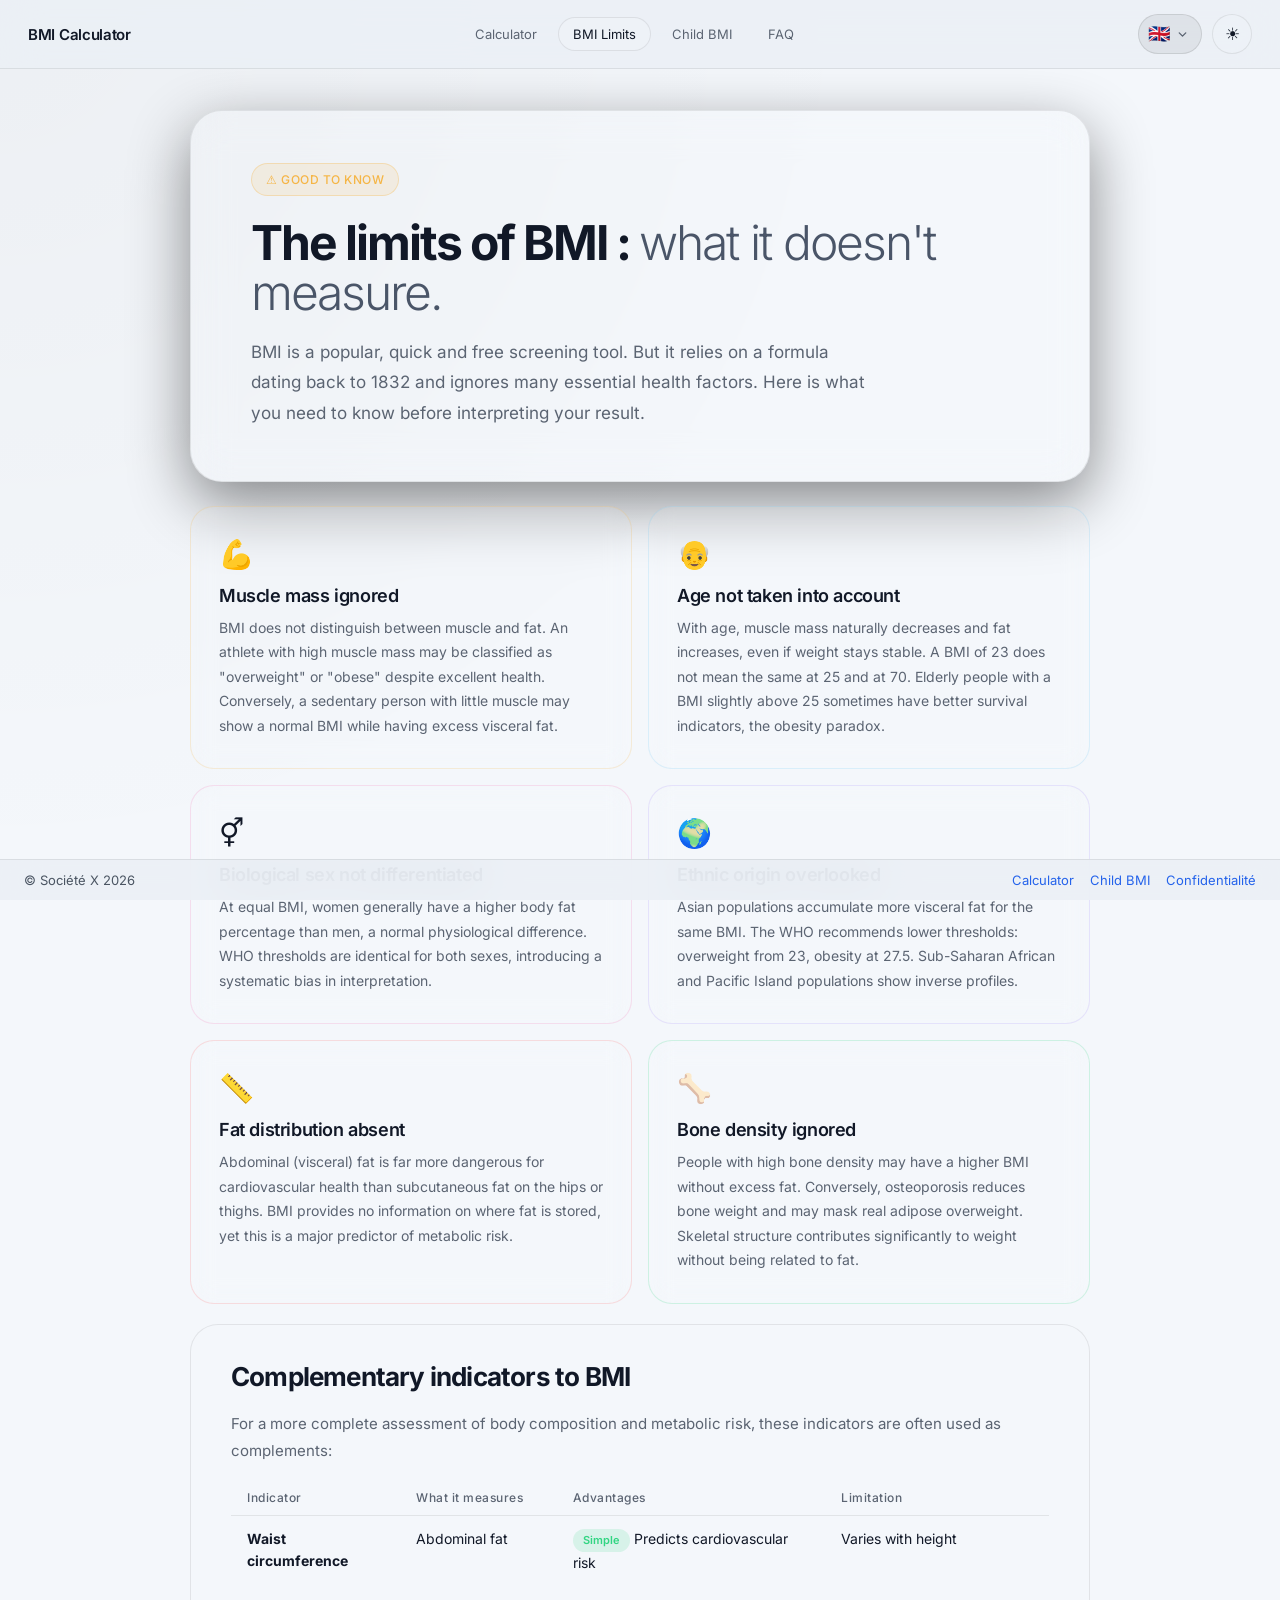
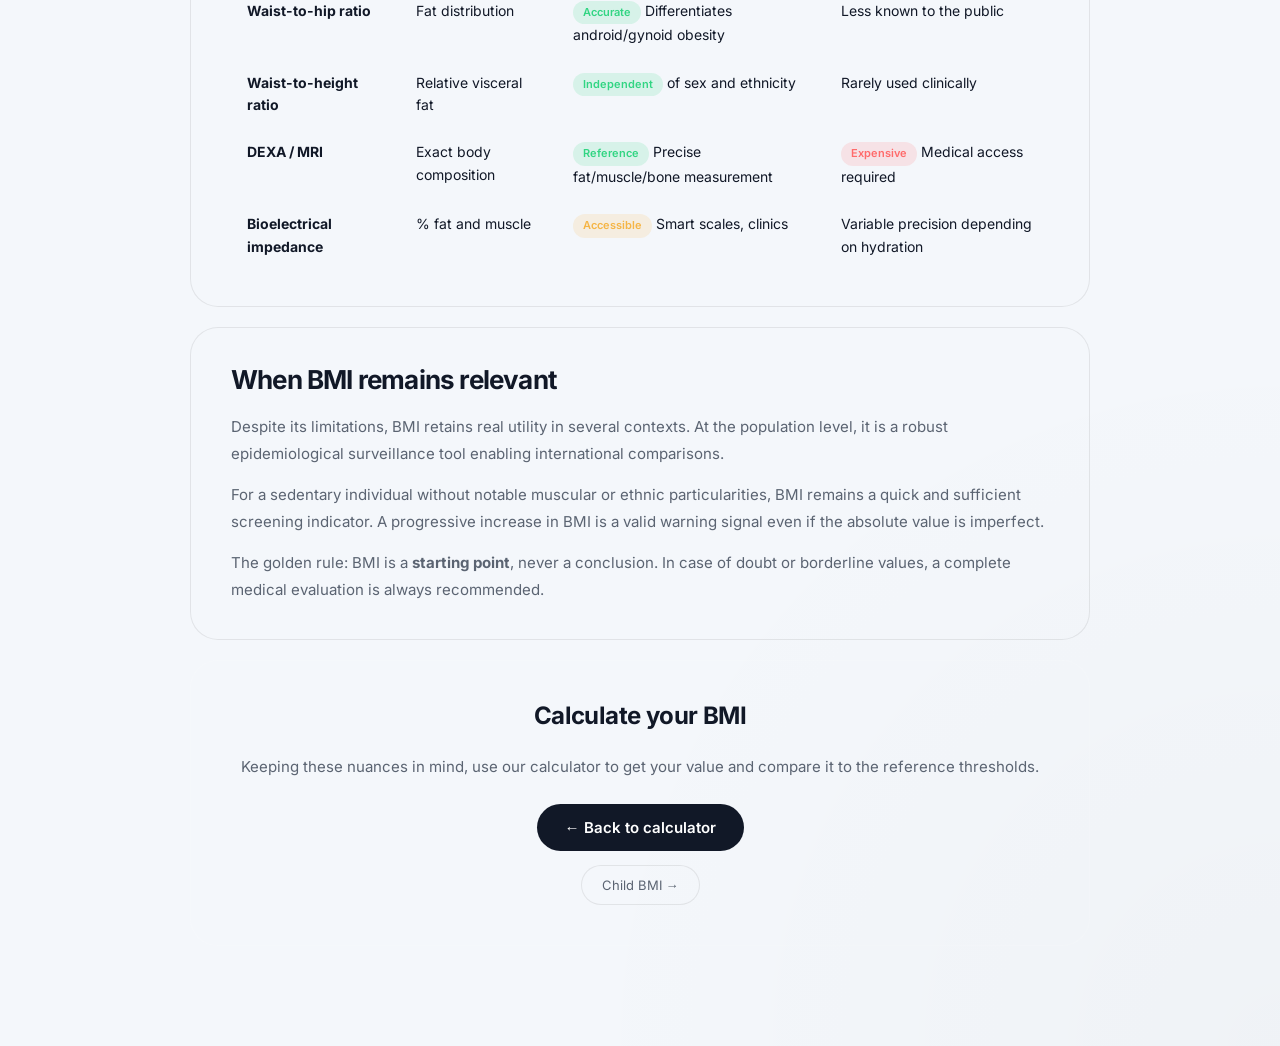
<file: limites-imc.html>
<!DOCTYPE html>
<html lang="fr">
<head>
  <meta charset="UTF-8" />
  <meta name="viewport" content="width=device-width, initial-scale=1.0" />
  <title>Limites de l'IMC | Ce que l'indice de masse corporelle ne dit pas</title>
  <meta name="description" content="L'IMC est utile mais imparfait. Découvrez ses principales limites : masse musculaire, âge, sexe, ethnie, et les indicateurs complémentaires recommandés.">
  <meta name="keywords" content="limites IMC, IMC imparfait, IMC muscles, IMC âge, IMC ethnie, alternatives IMC, tour de taille">
  <meta name="author" content="Société X">
  <meta name="robots" content="index, follow">
  <meta property="og:title" content="Les limites de l'IMC">
  <meta property="og:description" content="L'IMC est un indicateur général, voici ce qu'il ne mesure pas et comment l'interpréter intelligemment.">
  <meta property="og:type" content="article">
  <link rel="canonical" href="https://www.votresite.com/limites-imc">
  <link rel="stylesheet" href="fonts/inter.css">
  <style>
    * { margin: 0; padding: 0; box-sizing: border-box; }

    :root {
      --footer: #c7d0dd; --link: #8db4ff; --bg: #0f1115;
      --border: rgba(255,255,255,0.08); --text: #f5f7fb;
      --muted: #a7b0c0; --accent: #ffffff;
      --success: #32d583; --warning: #f5b546; --danger: #ff6b6b;
      --shadow: 0 20px 60px rgba(0,0,0,0.45);
    }

    body {
      font-family: 'Inter', sans-serif;
      background:
        radial-gradient(circle at top left, rgba(255,255,255,0.04), transparent 30%),
        radial-gradient(circle at bottom right, rgba(255,255,255,0.03), transparent 25%),
        var(--bg);
      color: var(--text);
      min-height: 100vh;
      padding: 80px 20px 80px;
      transition: background 0.3s ease, color 0.3s ease;
    }

    /* ---- NAV ---- */
    .topbar {
      position: fixed;
      top: 0; left: 0; width: 100%;
      padding: 14px 28px;
      display: flex;
      align-items: center;
      justify-content: space-between;
      background: rgba(15,17,21,0.82);
      -webkit-backdrop-filter: blur(20px) saturate(180%);
      backdrop-filter: blur(20px) saturate(180%);
      border-bottom: 1px solid var(--border);
      z-index: 900;
    }

    .nav-logo {
      font-size: 15px;
      font-weight: 600;
      color: var(--text);
      text-decoration: none;
      letter-spacing: -0.3px;
    }

    .nav-links {
      display: flex;
      gap: 6px;
      align-items: center;
    }

    .nav-link {
      padding: 8px 14px;
      border-radius: 999px;
      font-size: 13px;
      color: var(--muted);
      text-decoration: none;
      border: 1px solid transparent;
      transition: all 0.2s ease;
      white-space: nowrap;
    }

    .nav-link:hover { color: var(--text); background: rgba(255,255,255,0.07); border-color: var(--border); }
    .nav-link.active { color: var(--text); background: rgba(255,255,255,0.09); border-color: var(--border); }

    .nav-controls { display: flex; align-items: center; gap: 10px; }

    .theme-toggle {
      width: 40px; height: 40px;
      border-radius: 50%;
      border: 1px solid var(--border);
      background: rgba(255,255,255,0.08);
      color: var(--text);
      cursor: pointer;
      font-size: 17px;
      display: flex; align-items: center; justify-content: center;
      transition: 0.2s ease;
    }
    .theme-toggle:hover { transform: scale(1.05); background: rgba(255,255,255,0.13); }

    /* ---- PAGE LAYOUT ---- */
    .page-wrapper {
      max-width: 900px;
      margin: 0 auto;
      padding-top: 30px;
    }

    /* Hero */
    .hero {
      padding: 52px 60px;
      border: 1px solid var(--border);
      border-radius: 32px;
      background: rgba(255,255,255,0.03);
      backdrop-filter: blur(20px);
      box-shadow: var(--shadow);
      margin-bottom: 24px;
    }

    .hero-badge {
      display: inline-flex;
      align-items: center;
      gap: 8px;
      padding: 8px 14px;
      border-radius: 999px;
      background: rgba(245,181,70,0.12);
      border: 1px solid rgba(245,181,70,0.3);
      color: var(--warning);
      font-size: 12px;
      font-weight: 500;
      letter-spacing: 0.5px;
      margin-bottom: 22px;
    }

    .hero h1 {
      font-size: 48px;
      font-weight: 700;
      letter-spacing: -2px;
      line-height: 1.05;
      margin-bottom: 18px;
    }

    .hero h1 span { color: #cfd8e3; font-weight: 300; }

    .hero-desc {
      color: var(--muted);
      font-size: 17px;
      line-height: 1.8;
      max-width: 620px;
    }

    /* Cards grille */
    .cards-grid {
      display: grid;
      grid-template-columns: 1fr 1fr;
      gap: 16px;
      margin-bottom: 20px;
    }

    .card {
      padding: 30px 28px;
      border: 1px solid var(--border);
      border-radius: 24px;
      background: rgba(255,255,255,0.03);
      backdrop-filter: blur(12px);
      transition: border-color 0.2s ease;
    }

    .card:hover { border-color: rgba(255,255,255,0.15); }

    .card-icon {
      font-size: 28px;
      margin-bottom: 14px;
      display: block;
    }

    .card h2 {
      font-size: 18px;
      font-weight: 600;
      letter-spacing: -0.4px;
      margin-bottom: 10px;
    }

    .card p {
      font-size: 14px;
      color: var(--muted);
      line-height: 1.75;
    }

    .card.accent-green  { border-color: rgba(50,213,131,0.2);  }
    .card.accent-orange { border-color: rgba(245,181,70,0.2);  }
    .card.accent-red    { border-color: rgba(255,107,107,0.2); }
    .card.accent-blue   { border-color: rgba(110,198,245,0.2); }
    .card.accent-purple { border-color: rgba(167,139,250,0.2); }
    .card.accent-pink   { border-color: rgba(244,114,182,0.2); }

    /* Section large */
    .section-full {
      padding: 36px 40px;
      border: 1px solid var(--border);
      border-radius: 28px;
      background: rgba(255,255,255,0.03);
      margin-bottom: 20px;
    }

    .section-full h2 {
      font-size: 26px;
      font-weight: 700;
      letter-spacing: -0.8px;
      margin-bottom: 18px;
    }

    .section-full p {
      font-size: 15px;
      color: var(--muted);
      line-height: 1.8;
      margin-bottom: 14px;
    }

    .section-full p:last-child { margin-bottom: 0; }

    /* Tableau comparatif */
    .table-scroll {
      overflow-x: auto;
      -webkit-overflow-scrolling: touch;
      margin-top: 16px;
      border-radius: 8px;
    }
    .compare-table {
      width: 100%;
      min-width: 520px;
      border-collapse: collapse;
      font-size: 14px;
    }

    .compare-table th {
      text-align: left;
      padding: 10px 16px;
      color: var(--muted);
      font-weight: 500;
      font-size: 12px;
      letter-spacing: 0.5px;
      border-bottom: 1px solid var(--border);
    }

    .compare-table td {
      padding: 12px 16px;
      border-bottom: 1px solid rgba(255,255,255,0.04);
      color: var(--text);
      vertical-align: top;
      line-height: 1.6;
    }

    .compare-table tr:last-child td { border-bottom: none; }

    .tag {
      display: inline-block;
      padding: 3px 10px;
      border-radius: 999px;
      font-size: 11px;
      font-weight: 600;
    }

    .tag-good   { background: rgba(50,213,131,0.15);  color: var(--success); }
    .tag-bad    { background: rgba(255,107,107,0.15); color: var(--danger);  }
    .tag-medium { background: rgba(245,181,70,0.15);  color: var(--warning); }

    /* CTA */
    .cta-section {
      padding: 40px;
      border: 1px solid rgba(255,255,255,0.1);
      border-radius: 28px;
      background: rgba(255,255,255,0.04);
      text-align: center;
      margin-bottom: 20px;
    }

    .cta-section h2 { font-size: 24px; font-weight: 700; letter-spacing: -0.6px; margin-bottom: 10px; }
    .cta-section p  { color: var(--muted); font-size: 15px; margin-bottom: 24px; line-height: 1.7; }

    .cta-btn {
      display: inline-flex;
      align-items: center;
      gap: 8px;
      padding: 14px 28px;
      border-radius: 999px;
      background: var(--accent);
      color: #111;
      font-size: 15px;
      font-weight: 600;
      text-decoration: none;
      transition: opacity 0.2s, transform 0.2s;
      border: none;
      cursor: pointer;
      font-family: 'Inter', sans-serif;
    }

    .cta-btn:hover { opacity: 0.9; transform: translateY(-1px); }

    .page-links {
      display: flex;
      gap: 12px;
      justify-content: center;
      flex-wrap: wrap;
      margin-top: 14px;
    }

    .page-link {
      padding: 11px 20px;
      border-radius: 999px;
      border: 1px solid var(--border);
      background: rgba(255,255,255,0.05);
      color: var(--muted);
      font-size: 13px;
      text-decoration: none;
      transition: all 0.2s ease;
    }

    .page-link:hover { background: rgba(255,255,255,0.1); color: var(--text); border-color: rgba(255,255,255,0.2); }

    /* Footer */
    footer {
      position: fixed;
      bottom: 0; left: 0; width: 100%;
      padding: 12px 24px;
      display: flex;
      justify-content: space-between;
      align-items: center;
      background: rgba(15,17,21,0.82);
      -webkit-backdrop-filter: blur(20px) saturate(180%);
      backdrop-filter: blur(20px) saturate(180%);
      border-top: 1px solid var(--border);
      color: var(--footer);
      font-size: 13px;
      flex-wrap: wrap;
      gap: 10px;
      z-index: 900;
    }

    footer a { color: var(--link); text-decoration: none; }
    footer a:hover { text-decoration: underline; }
    .footer-links { display: flex; gap: 16px; }

    /* Light mode */
    body.light {
      --bg: #f4f7fb; --border: rgba(0,0,0,0.08); --text: #111827;
      --muted: #5b6472; --accent: #111827; --footer: #4b5563; --link: #2563eb;
      background:
        radial-gradient(circle at top left, rgba(0,0,0,0.03), transparent 30%),
        radial-gradient(circle at bottom right, rgba(0,0,0,0.02), transparent 25%),
        var(--bg);
    }

    body.light .topbar,
    body.light footer { background: rgba(235,239,245,0.88); }
    body.light .cta-btn { color: #fff; }
    body.light .hero h1 span { color: #4a5568; }
    body.light .compare-table td { color: #111827; }


    .language-switcher { position: relative; z-index: 999; }
    .lang-dropdown-btn {
      height: 40px; padding: 0 12px 0 9px; border-radius: 999px;
      border: 1px solid var(--border); background: rgba(255,255,255,0.08);
      display: flex; align-items: center; gap: 6px; cursor: pointer;
      font-size: 18px; line-height: 1; transition: 0.2s ease;
      color: var(--text); font-family: 'Inter', sans-serif;
    }
    .lang-dropdown-btn:hover { background: rgba(255,255,255,0.13); }
    .lang-chevron {
      width: 13px; height: 13px; flex-shrink: 0;
      transition: transform 0.25s ease; stroke: var(--muted);
      fill: none; stroke-width: 2.5; stroke-linecap: round; stroke-linejoin: round;
    }
    .lang-dropdown-btn.open .lang-chevron { transform: rotate(180deg); }
    .lang-menu {
      position: absolute; top: calc(100% + 8px); right: 0;
      background: rgba(23,26,33,0.97); backdrop-filter: blur(16px);
      border: 1px solid var(--border); border-radius: 18px;
      padding: 6px; min-width: 130px; display: none;
      box-shadow: 0 12px 36px rgba(0,0,0,0.35); z-index: 999;
    }
    .lang-menu.open { display: block; }
    .lang-option {
      display: flex; align-items: center; gap: 9px;
      padding: 10px 14px; border-radius: 12px; cursor: pointer;
      font-size: 14px; color: var(--muted); transition: 0.15s ease;
    }
    .lang-option:hover { background: rgba(255,255,255,0.08); color: var(--text); }
    body.light .lang-dropdown-btn { background: rgba(0,0,0,0.06); border-color: rgba(0,0,0,0.1); color: #111827; }
    body.light .lang-menu { background: rgba(244,247,251,0.97); }
    body.light .lang-option:hover { background: rgba(0,0,0,0.05); color: #111; }

    .burger { display:none; align-items:center; justify-content:center; width:36px; height:36px;
      border-radius:10px; border:1px solid var(--border); background:rgba(255,255,255,0.08);
      cursor:pointer; flex-shrink:0; transition:background 0.2s ease; }
    .burger:hover { background:rgba(255,255,255,0.14); }
    .burger .icon-burger { display:block; }
    .burger .icon-close  { display:none; }
    .burger.open .icon-burger { display:none; }
    .burger.open .icon-close  { display:block; }
    .mobile-menu { display:none; position:fixed; top:53px; left:0; width:100%;
      background:rgba(15,17,21,0.97); -webkit-backdrop-filter:blur(20px);
      backdrop-filter:blur(20px); border-bottom:1px solid var(--border);
      padding:8px 14px 12px; flex-direction:column; gap:4px; z-index:1000; }
    .mobile-menu.open { display:flex; }
    .mobile-menu .mob-link { display:block; padding:12px 16px; font-size:15px;
      font-family:'Inter',sans-serif; border-radius:14px; border:1px solid transparent;
      color:var(--muted); text-decoration:none; transition:all 0.15s ease; }
    .mobile-menu .mob-link:hover { background:rgba(255,255,255,0.07); color:var(--text); }
    .mobile-menu .mob-link.active { background:rgba(255,255,255,0.09); border-color:var(--border); color:var(--text); }
    body.light .burger { background:rgba(0,0,0,0.05); border-color:rgba(0,0,0,0.12); }
    body.light .mobile-menu { background:rgba(235,239,245,0.97); }
    /* Responsive */
    @media (max-width: 720px) {
      body { padding: 70px 0 70px; }
      .page-wrapper { padding: 16px 14px 0; }
      .hero { padding: 28px 20px; border-radius: 20px; }
      .hero h1 { font-size: 28px; letter-spacing: -1px; }
      .hero-desc { font-size: 14px; }
      .cards-grid { grid-template-columns: 1fr; gap: 10px; }
      .card { padding: 22px 18px; border-radius: 18px; }
      .card h2 { font-size: 16px; }
      .section-full { padding: 22px 18px; border-radius: 20px; margin-bottom: 12px; }
      .section-full h2 { font-size: 20px; }
      .cta-section { padding: 26px 18px; border-radius: 20px; margin-bottom: 12px; }
      .compare-table th, .compare-table td { padding: 10px 12px; font-size: 13px; }
      .topbar { padding: 10px 14px; }
      .nav-links { display: none; }
      .burger { display: flex; }
      footer { padding: 10px 16px; font-size: 12px; }
    }
  </style>
</head>
<body>

  <script type="application/ld+json">
  {
    "@context": "https://schema.org",
    "@type": "Article",
    "headline": "Les limites de l'IMC",
    "description": "L'IMC est utile mais imparfait. Découvrez ses principales limites et les indicateurs complémentaires.",
    "author": { "@type": "Organization", "name": "Société X" },
    "publisher": { "@type": "Organization", "name": "Société X" }
  }
  </script>

  <nav class="topbar">
    <button class="burger" id="burgerBtn" aria-label="Menu"><svg class="icon-burger" width="16" height="16" viewBox="0 0 16 16" fill="none" stroke="var(--text)" stroke-width="1.8" stroke-linecap="round"><line x1="2" y1="4" x2="14" y2="4"/><line x1="2" y1="8" x2="14" y2="8"/><line x1="2" y1="12" x2="14" y2="12"/></svg><svg class="icon-close" width="16" height="16" viewBox="0 0 16 16" fill="none" stroke="var(--text)" stroke-width="1.8" stroke-linecap="round"><line x1="3" y1="3" x2="13" y2="13"/><line x1="13" y1="3" x2="3" y2="13"/></svg></button>
    <a class="nav-logo" href="index.html" id="navLogo">Calculateur IMC</a>
    <div class="nav-links">
      <a class="nav-link" href="index.html" id="navCalc">Calculateur</a>
      <a class="nav-link active" href="limites-imc.html" id="navLimites">Limites de l'IMC</a>
      <a class="nav-link" href="imc-enfant.html" id="navEnfant">IMC enfant</a>
      <a class="nav-link" href="faq-imc.html" id="navFaq">FAQ</a>
    </div>
    <div class="nav-controls">
      <div class="language-switcher" id="langSwitcher">
        <button class="lang-dropdown-btn" id="langBtn">
          <span id="currentFlag">🇫🇷</span>
          <svg class="lang-chevron" viewBox="0 0 24 24"><polyline points="6 9 12 15 18 9"/></svg>
        </button>
        <div class="lang-menu" id="langMenu">
          <div class="lang-option" data-lang="fr"><span>🇫🇷</span><span>Français</span></div>
          <div class="lang-option" data-lang="en"><span>🇬🇧</span><span>English</span></div>
          <div class="lang-option" data-lang="es"><span>🇪🇸</span><span>Español</span></div>
        </div>
      </div>
      <button class="theme-toggle" id="themeToggle">☾</button>
    </div>
  </nav>
  <div class="mobile-menu" id="mobileMenu">
    <a class="mob-link" href="index.html" id="mobCalc">Calculateur</a>
    <a class="mob-link active" href="limites-imc.html" id="mobLimites">Limites de l'IMC</a>
    <a class="mob-link" href="imc-enfant.html" id="mobEnfant">IMC enfant</a>
    <a class="mob-link" href="faq-imc.html" id="mobFaq">FAQ</a>
  </div>

  <div class="page-wrapper">

    <!-- Hero -->
    <div class="hero">
      <div class="hero-badge" id="heroBadge">⚠ À SAVOIR</div>
      <h1 id="heroTitle">Les limites de l'IMC : <span id="heroSub">ce qu'il ne mesure pas.</span></h1>
      <p class="hero-desc" id="heroDesc">
        L'IMC est un outil de dépistage populaire, rapide et gratuit. Mais il repose sur une formule qui date de 1832 et ignore de nombreux facteurs essentiels à la santé. Voici ce qu'il faut savoir avant d'interpréter son résultat.
      </p>
    </div>

    <!-- 6 limites en cartes -->
    <div class="cards-grid">

      <div class="card accent-orange">
        <span class="card-icon">💪</span>
        <h2 id="card1Title">La masse musculaire ignorée</h2>
        <p><p id="card1Desc">L'IMC ne distingue pas le muscle de la graisse. Un athlète avec une forte masse musculaire peut être classé en "surpoids" ou "obésité" malgré un corps en excellente santé. À l'inverse, une personne sédentaire avec peu de muscles peut afficher un IMC normal tout en ayant un excès de graisse viscérale.</p>
      </div>

      <div class="card accent-blue">
        <span class="card-icon">👴</span>
        <h2 id="card2Title">L'âge non pris en compte</h2>
        <p><p id="card2Desc">Avec l'âge, la masse musculaire diminue naturellement et la graisse augmente, même si le poids reste stable. Un IMC de 23 n'a pas la même signification à 25 ans et à 70 ans. Les personnes âgées avec un IMC légèrement supérieur à 25 ont parfois de meilleurs indicateurs de survie, c'est le paradoxe de l'obésité.</p>
      </div>

      <div class="card accent-pink">
        <span class="card-icon">⚥</span>
        <h2 id="card3Title">Le sexe biologique non différencié</h2>
        <p><p id="card3Desc">À IMC égal, les femmes ont généralement un taux de graisse corporelle plus élevé que les hommes, c'est une différence physiologique normale. Les seuils OMS sont identiques pour les deux sexes, ce qui introduit un biais systématique dans l'interprétation.</p>
      </div>

      <div class="card accent-purple">
        <span class="card-icon">🌍</span>
        <h2 id="card4Title">L'origine ethnique occultée</h2>
        <p><p id="card4Desc">Les populations asiatiques accumulent davantage de graisse viscérale pour un même IMC. L'OMS recommande des seuils abaissés pour ces populations : surpoids à partir de 23, obésité à 27.5. Les populations d'Afrique subsaharienne et des îles du Pacifique présentent des profils inverses.</p>
      </div>

      <div class="card accent-red">
        <span class="card-icon">📏</span>
        <h2 id="card5Title">La répartition des graisses absente</h2>
        <p><p id="card5Desc">La graisse abdominale (viscérale) est bien plus dangereuse pour la santé cardiovasculaire que la graisse sous-cutanée des hanches ou des cuisses. L'IMC ne donne aucune information sur où la graisse est stockée, ce qui est pourtant un prédicteur majeur de risques métaboliques.</p>
      </div>

      <div class="card accent-green">
        <span class="card-icon">🦴</span>
        <h2 id="card6Title">La densité osseuse ignorée</h2>
        <p><p id="card6Desc">Les personnes à forte densité osseuse (ossature lourde) peuvent avoir un IMC supérieur sans excès de graisse. À l'opposé, l'ostéoporose réduit le poids osseux et peut masquer un surpoids adipeux réel. La structure squelettique contribue significativement au poids sans être liée à la graisse.</p>
      </div>

    </div>

    <!-- Tableau comparatif des indicateurs -->
    <div class="section-full">
      <h2 id="sec1Title">Indicateurs complémentaires à l'IMC</h2>
      <p><p id="sec1Desc">Pour une évaluation plus complète de la composition corporelle et du risque métabolique, ces indicateurs sont souvent utilisés en complément :</p>

      <div class="table-scroll"><table class="compare-table">
        <thead>
          <tr>
            <th id="thInd">Indicateur</th>
            <th id="thMes">Ce qu'il mesure</th>
            <th id="thAdv">Avantages</th>
            <th id="thLim">Limite</th>
          </tr>
        </thead>
        <tbody>
          <tr>
            <td id="r1c1"><strong>Tour de taille</strong></td>
            <td id="r1c2">Graisse abdominale</td>
            <td><span class="tag tag-good" id="tag1">Simple</span> <span id="r1c3t">Prédit le risque cardiovasculaire</span></td>
            <td id="r1c4">Varie selon la taille</td>
          </tr>
          <tr>
            <td id="r2c1"><strong>Rapport taille/hanches</strong></td>
            <td id="r2c2">Répartition des graisses</td>
            <td><span class="tag tag-good" id="tag2">Précis</span> <span id="r2c3t">Différencie obésité androïde/gynoïde</span></td>
            <td id="r2c4">Moins connu du grand public</td>
          </tr>
          <tr>
            <td id="r3c1"><strong>Rapport taille/taille</strong></td>
            <td id="r3c2">Graisse viscérale relative</td>
            <td><span class="tag tag-good" id="tag3">Indépendant</span> <span id="r3c3t">du sexe et de l'ethnie</span></td>
            <td id="r3c4">Peu utilisé en clinique</td>
          </tr>
          <tr>
            <td id="r4c1"><strong>DEXA / IRM</strong></td>
            <td id="r4c2">Composition corporelle exacte</td>
            <td><span class="tag tag-good" id="tag4">Référence</span> <span id="r4c3t">Mesure précise graisse/muscle/os</span></td>
            <td><span class="tag tag-bad" id="tag5">Coûteux</span> <span id="r4c4t">Accès médical requis</span></td>
          </tr>
          <tr>
            <td id="r5c1"><strong>Impédancemétrie</strong></td>
            <td id="r5c2">% graisse et muscle</td>
            <td><span class="tag tag-medium" id="tag6">Accessible</span> <span id="r5c3t">Balances connectées, cabinets</span></td>
            <td id="r5c4">Précision variable selon hydratation</td>
          </tr>
        </tbody>
      </table></div>
    </div>

    <!-- Quand l'IMC reste utile -->
    <div class="section-full">
      <h2 id="sec2Title">Quand l'IMC reste pertinent</h2>
      <p><p id="sec2P1">Malgré ses limites, l'IMC conserve une utilité réelle dans plusieurs contextes. À l'échelle d'une population, c'est un outil de surveillance épidémiologique robuste et standardisé depuis des décennies, permettant des comparaisons internationales.</p>
      <p><p id="sec2P2">Pour un individu sédentaire sans particularité musculaire ou ethnique marquée, l'IMC reste un indicateur de dépistage rapide et suffisant. Il est également utile pour suivre une tendance dans le temps : une augmentation progressive de l'IMC est un signal d'alerte valide même si la valeur absolue est imparfaite.</p>
      <p><p id="sec2P3">La règle d'or : l'IMC est un <strong>point de départ</strong>, jamais une conclusion. En cas de doute ou de valeur aux seuils, une évaluation médicale complète est toujours recommandée.</p>
    </div>

    <!-- CTA retour calculateur -->
    <div class="cta-section">
      <h2 id="ctaTitle">Calculez votre IMC</h2>
      <p><p id="ctaDesc">En gardant ces nuances en tête, utilisez notre calculateur pour obtenir votre valeur et la situer par rapport aux seuils de référence.</p>
      <a class="cta-btn" href="index.html" id="ctaBtn">← Retour au calculateur</a>
      <div class="page-links">
        <a class="page-link" href="imc-enfant.html" id="childLink">IMC chez l'enfant →</a>
      </div>
    </div>

  </div>

  <footer>
    <div id="footerCopy">© Société X 2026</div>
    <div class="footer-links">
      <a href="index.html" id="footCalc">Calculateur</a>
      <a href="imc-enfant.html" id="footEnfant">IMC enfant</a>
      <a href="politique-confidentialite.html">Confidentialité</a>
    </div>
  </footer>

  <script>
  (function() {
    var flags = { fr: '🇫🇷', en: '🇬🇧', es: '🇪🇸' };
    var translations = {
      fr: {
        navLogo:'Calculateur IMC', navCalc:'Calculateur', navLimites:"Limites de l'IMC", navEnfant:'IMC enfant',
        mobCalc:'Calculateur', mobLimites:"Limites de l'IMC", mobEnfant:'IMC enfant',
        heroBadge:'⚠ À SAVOIR', heroTitle:"Les limites de l'IMC : <span id=\"heroSub\">ce qu'il ne mesure pas.</span>", heroSub:"ce qu'il ne mesure pas.",
        heroDesc:"L'IMC est un outil de dépistage populaire, rapide et gratuit. Mais il repose sur une formule qui date de 1832 et ignore de nombreux facteurs essentiels à la santé. Voici ce qu'il faut savoir avant d'interpréter son résultat.",
        card1Title:'La masse musculaire ignorée', card1Desc:"L'IMC ne distingue pas le muscle de la graisse. Un athlète avec une forte masse musculaire peut être classé en \"surpoids\" ou \"obésité\" malgré un corps en excellente santé. À l'inverse, une personne sédentaire avec peu de muscles peut afficher un IMC normal tout en ayant un excès de graisse viscérale.",
        card2Title:"L'âge non pris en compte", card2Desc:"Avec l'âge, la masse musculaire diminue naturellement et la graisse augmente, même si le poids reste stable. Un IMC de 23 n'a pas la même signification à 25 ans et à 70 ans. Les personnes âgées avec un IMC légèrement supérieur à 25 ont parfois de meilleurs indicateurs de survie, c'est le paradoxe de l'obésité.",
        card3Title:'Le sexe biologique non différencié', card3Desc:"À IMC égal, les femmes ont généralement un taux de graisse corporelle plus élevé que les hommes, c'est une différence physiologique normale. Les seuils OMS sont identiques pour les deux sexes, ce qui introduit un biais systématique dans l'interprétation.",
        card4Title:"L'origine ethnique occultée", card4Desc:"Les populations asiatiques accumulent davantage de graisse viscérale pour un même IMC. L'OMS recommande des seuils abaissés pour ces populations : surpoids à partir de 23, obésité à 27.5. Les populations d'Afrique subsaharienne et des îles du Pacifique présentent des profils inverses.",
        card5Title:'La répartition des graisses absente', card5Desc:"La graisse abdominale (viscérale) est bien plus dangereuse pour la santé cardiovasculaire que la graisse sous-cutanée des hanches ou des cuisses. L'IMC ne donne aucune information sur où la graisse est stockée, ce qui est pourtant un prédicteur majeur de risques métaboliques.",
        card6Title:'La densité osseuse ignorée', card6Desc:"Les personnes à forte densité osseuse (ossature lourde) peuvent avoir un IMC supérieur sans excès de graisse. À l'opposé, l'ostéoporose réduit le poids osseux et peut masquer un surpoids adipeux réel. La structure squelettique contribue significativement au poids sans être liée à la graisse.",
        sec1Title:"Indicateurs complémentaires à l'IMC", sec1Desc:"Pour une évaluation plus complète de la composition corporelle et du risque métabolique, ces indicateurs sont souvent utilisés en complément :",
        thInd:'Indicateur', thMes:"Ce qu'il mesure", thAdv:'Avantages', thLim:'Limite',
        r1c1:'<strong>Tour de taille</strong>', r1c2:'Graisse abdominale', tag1:'Simple', r1c3t:'Prédit le risque cardiovasculaire', r1c4:'Varie selon la taille',
        r2c1:'<strong>Rapport taille/hanches</strong>', r2c2:'Répartition des graisses', tag2:'Précis', r2c3t:'Différencie obésité androïde/gynoïde', r2c4:'Moins connu du grand public',
        r3c1:'<strong>Rapport taille/taille</strong>', r3c2:'Graisse viscérale relative', tag3:'Indépendant', r3c3t:"du sexe et de l'ethnie", r3c4:'Peu utilisé en clinique',
        r4c1:'<strong>DEXA / IRM</strong>', r4c2:'Composition corporelle exacte', tag4:'Référence', r4c3t:'Mesure précise graisse/muscle/os', tag5:'Coûteux', r4c4t:'Accès médical requis',
        r5c1:'<strong>Impédancemétrie</strong>', r5c2:'% graisse et muscle', tag6:'Accessible', r5c3t:'Balances connectées, cabinets', r5c4:'Précision variable selon hydratation',
        sec2Title:"Quand l'IMC reste pertinent",
        sec2P1:"Malgré ses limites, l'IMC conserve une utilité réelle dans plusieurs contextes. À l'échelle d'une population, c'est un outil de surveillance épidémiologique robuste et standardisé depuis des décennies, permettant des comparaisons internationales.",
        sec2P2:"Pour un individu sédentaire sans particularité musculaire ou ethnique marquée, l'IMC reste un indicateur de dépistage rapide et suffisant. Il est également utile pour suivre une tendance dans le temps : une augmentation progressive de l'IMC est un signal d'alerte valide même si la valeur absolue est imparfaite.",
        sec2P3:"La règle d'or : l'IMC est un <strong>point de départ</strong>, jamais une conclusion. En cas de doute ou de valeur aux seuils, une évaluation médicale complète est toujours recommandée.",
        ctaTitle:'Calculez votre IMC', ctaDesc:"En gardant ces nuances en tête, utilisez notre calculateur pour obtenir votre valeur et la situer par rapport aux seuils de référence.",
        ctaBtn:'← Retour au calculateur', childLink:"IMC chez l'enfant →",
        footerCopy:'© Société X 2026', footCalc:'Calculateur', footEnfant:'IMC enfant',
        pageTitle:"Limites de l'IMC | Ce que l'indice de masse corporelle ne dit pas"
      },
      en: {
        navLogo:'BMI Calculator', navCalc:'Calculator', navLimites:'BMI Limits', navEnfant:'Child BMI',
        mobCalc:'Calculator', mobLimites:'BMI Limits', mobEnfant:'Child BMI',
        heroBadge:'⚠ GOOD TO KNOW', heroTitle:'The limits of BMI : <span id="heroSub">what it doesn\'t measure.</span>', heroSub:"what it doesn't measure.",
        heroDesc:"BMI is a popular, quick and free screening tool. But it relies on a formula dating back to 1832 and ignores many essential health factors. Here is what you need to know before interpreting your result.",
        card1Title:'Muscle mass ignored', card1Desc:'BMI does not distinguish between muscle and fat. An athlete with high muscle mass may be classified as "overweight" or "obese" despite excellent health. Conversely, a sedentary person with little muscle may show a normal BMI while having excess visceral fat.',
        card2Title:'Age not taken into account', card2Desc:'With age, muscle mass naturally decreases and fat increases, even if weight stays stable. A BMI of 23 does not mean the same at 25 and at 70. Elderly people with a BMI slightly above 25 sometimes have better survival indicators, the obesity paradox.',
        card3Title:'Biological sex not differentiated', card3Desc:'At equal BMI, women generally have a higher body fat percentage than men, a normal physiological difference. WHO thresholds are identical for both sexes, introducing a systematic bias in interpretation.',
        card4Title:'Ethnic origin overlooked', card4Desc:'Asian populations accumulate more visceral fat for the same BMI. The WHO recommends lower thresholds: overweight from 23, obesity at 27.5. Sub-Saharan African and Pacific Island populations show inverse profiles.',
        card5Title:'Fat distribution absent', card5Desc:'Abdominal (visceral) fat is far more dangerous for cardiovascular health than subcutaneous fat on the hips or thighs. BMI provides no information on where fat is stored, yet this is a major predictor of metabolic risk.',
        card6Title:'Bone density ignored', card6Desc:'People with high bone density may have a higher BMI without excess fat. Conversely, osteoporosis reduces bone weight and may mask real adipose overweight. Skeletal structure contributes significantly to weight without being related to fat.',
        sec1Title:'Complementary indicators to BMI', sec1Desc:'For a more complete assessment of body composition and metabolic risk, these indicators are often used as complements:',
        thInd:'Indicator', thMes:'What it measures', thAdv:'Advantages', thLim:'Limitation',
        r1c1:'<strong>Waist circumference</strong>', r1c2:'Abdominal fat', tag1:'Simple', r1c3t:'Predicts cardiovascular risk', r1c4:'Varies with height',
        r2c1:'<strong>Waist-to-hip ratio</strong>', r2c2:'Fat distribution', tag2:'Accurate', r2c3t:'Differentiates android/gynoid obesity', r2c4:'Less known to the public',
        r3c1:'<strong>Waist-to-height ratio</strong>', r3c2:'Relative visceral fat', tag3:'Independent', r3c3t:'of sex and ethnicity', r3c4:'Rarely used clinically',
        r4c1:'<strong>DEXA / MRI</strong>', r4c2:'Exact body composition', tag4:'Reference', r4c3t:'Precise fat/muscle/bone measurement', tag5:'Expensive', r4c4t:'Medical access required',
        r5c1:'<strong>Bioelectrical impedance</strong>', r5c2:'% fat and muscle', tag6:'Accessible', r5c3t:'Smart scales, clinics', r5c4:'Variable precision depending on hydration',
        sec2Title:'When BMI remains relevant',
        sec2P1:"Despite its limitations, BMI retains real utility in several contexts. At the population level, it is a robust epidemiological surveillance tool enabling international comparisons.",
        sec2P2:"For a sedentary individual without notable muscular or ethnic particularities, BMI remains a quick and sufficient screening indicator. A progressive increase in BMI is a valid warning signal even if the absolute value is imperfect.",
        sec2P3:"The golden rule: BMI is a <strong>starting point</strong>, never a conclusion. In case of doubt or borderline values, a complete medical evaluation is always recommended.",
        ctaTitle:'Calculate your BMI', ctaDesc:"Keeping these nuances in mind, use our calculator to get your value and compare it to the reference thresholds.",
        ctaBtn:'← Back to calculator', childLink:'Child BMI →',
        footerCopy:'© Société X 2026', footCalc:'Calculator', footEnfant:'Child BMI',
        pageTitle:"BMI Limits | What body mass index doesn't tell you"
      },
      es: {
        navLogo:'Calculadora IMC', navCalc:'Calculadora', navLimites:'Límites del IMC', navEnfant:'IMC infantil',
        mobCalc:'Calculadora', mobLimites:'Límites del IMC', mobEnfant:'IMC infantil',
        heroBadge:'⚠ IMPORTANTE', heroTitle:'Los límites del IMC : <span id="heroSub">lo que no mide.</span>', heroSub:'lo que no mide.',
        heroDesc:"El IMC es una herramienta de cribado popular, rápida y gratuita. Pero se basa en una fórmula que data de 1832 e ignora muchos factores esenciales para la salud. Esto es lo que debes saber antes de interpretar tu resultado.",
        card1Title:'La masa muscular ignorada', card1Desc:'El IMC no distingue entre músculo y grasa. Un atleta con gran masa muscular puede clasificarse como con "sobrepeso" u "obesidad" a pesar de tener un cuerpo en excelente salud. Por el contrario, una persona sedentaria con poca masa muscular puede mostrar un IMC normal mientras tiene exceso de grasa visceral.',
        card2Title:'La edad no considerada', card2Desc:'Con la edad, la masa muscular disminuye naturalmente y la grasa aumenta, aunque el peso permanezca estable. Un IMC de 23 no tiene el mismo significado a los 25 y a los 70 años. Las personas mayores con un IMC ligeramente superior a 25 a veces tienen mejores indicadores de supervivencia, es la paradoja de la obesidad.',
        card3Title:'El sexo biológico sin diferenciar', card3Desc:"A igual IMC, las mujeres suelen tener un mayor porcentaje de grasa corporal que los hombres, lo cual es una diferencia fisiológica normal. Los umbrales de la OMS son idénticos para ambos sexos, lo que introduce un sesgo sistemático en la interpretación.",
        card4Title:'El origen étnico ignorado', card4Desc:'Las poblaciones asiáticas acumulan más grasa visceral para el mismo IMC. La OMS recomienda umbrales reducidos: sobrepeso a partir de 23, obesidad a 27.5. Las poblaciones del África subsahariana y las islas del Pacífico presentan perfiles inversos.',
        card5Title:'La distribución de grasa ausente', card5Desc:'La grasa abdominal (visceral) es mucho más peligrosa para la salud cardiovascular que la grasa subcutánea de las caderas o los muslos. El IMC no proporciona información sobre dónde se almacena la grasa, lo cual es un predictor importante de riesgos metabólicos.',
        card6Title:'La densidad ósea ignorada', card6Desc:'Las personas con alta densidad ósea pueden tener un IMC superior sin exceso de grasa. Por el contrario, la osteoporosis reduce el peso óseo y puede enmascarar un exceso de peso adiposo real. La estructura esquelética contribuye significativamente al peso sin estar relacionada con la grasa.',
        sec1Title:'Indicadores complementarios al IMC', sec1Desc:'Para una evaluación más completa de la composición corporal y el riesgo metabólico, estos indicadores se usan frecuentemente como complementos:',
        thInd:'Indicador', thMes:'Qué mide', thAdv:'Ventajas', thLim:'Limitación',
        r1c1:'<strong>Perímetro de cintura</strong>', r1c2:'Grasa abdominal', tag1:'Simple', r1c3t:'Predice el riesgo cardiovascular', r1c4:'Varía con la talla',
        r2c1:'<strong>Índice cintura/cadera</strong>', r2c2:'Distribución de grasa', tag2:'Preciso', r2c3t:'Diferencia obesidad androide/ginoide', r2c4:'Poco conocido por el público',
        r3c1:'<strong>Índice cintura/talla</strong>', r3c2:'Grasa visceral relativa', tag3:'Independiente', r3c3t:'del sexo y la etnia', r3c4:'Poco usado en clínica',
        r4c1:'<strong>DEXA / IRM</strong>', r4c2:'Composición corporal exacta', tag4:'Referencia', r4c3t:'Medición precisa grasa/músculo/hueso', tag5:'Costoso', r4c4t:'Requiere acceso médico',
        r5c1:'<strong>Impedanciometría</strong>', r5c2:'% grasa y músculo', tag6:'Accesible', r5c3t:'Básculas conectadas, consultorios', r5c4:'Precisión variable según hidratación',
        sec2Title:'Cuándo el IMC sigue siendo relevante',
        sec2P1:"A pesar de sus limitaciones, el IMC conserva una utilidad real en varios contextos. A escala poblacional, es una herramienta de vigilancia epidemiológica robusta y estandarizada que permite comparaciones internacionales.",
        sec2P2:"Para un individuo sedentario sin particularidades musculares o étnicas destacadas, el IMC sigue siendo un indicador de cribado rápido y suficiente. Un aumento progresivo del IMC es una señal de alerta válida aunque el valor absoluto sea imperfecto.",
        sec2P3:"La regla de oro: el IMC es un <strong>punto de partida</strong>, nunca una conclusión. En caso de duda o valor en los umbrales, siempre se recomienda una evaluación médica completa.",
        ctaTitle:'Calcula tu IMC', ctaDesc:"Teniendo en cuenta estos matices, usa nuestra calculadora para obtener tu valor y situarlo respecto a los umbrales de referencia.",
        ctaBtn:'← Volver a la calculadora', childLink:'IMC infantil →',
        footerCopy:'© Société X 2026', footCalc:'Calculadora', footEnfant:'IMC infantil',
        pageTitle:"Límites del IMC | Lo que el índice de masa corporal no dice"
      }
    };

    function setLanguage(lang) {
      localStorage.setItem('language', lang);
      document.getElementById('currentFlag').textContent = flags[lang];
      var t = translations[lang];
      document.title = t.pageTitle;
      var ids = ['navLogo','navCalc','navLimites','navEnfant','mobCalc','mobLimites','mobEnfant',
        'heroBadge','heroSub','heroDesc','card1Title','card1Desc','card2Title','card2Desc',
        'card3Title','card3Desc','card4Title','card4Desc','card5Title','card5Desc',
        'card6Title','card6Desc','sec1Title','sec1Desc','thInd','thMes','thAdv','thLim',
        'r1c1','r1c2','tag1','r1c3t','r1c4','r2c1','r2c2','tag2','r2c3t','r2c4',
        'r3c1','r3c2','tag3','r3c3t','r3c4','r4c1','r4c2','tag4','r4c3t','tag5','r4c4t',
        'r5c1','r5c2','tag6','r5c3t','r5c4','sec2Title','sec2P1','sec2P2','sec2P3',
        'heroTitle','heroSub',
        'ctaTitle','ctaDesc','ctaBtn','childLink','footerCopy','footCalc','footEnfant'];
      ids.forEach(function(id) {
        var el = document.getElementById(id);
        if (el && t[id] !== undefined) el.innerHTML = t[id];
      });

    }

    document.addEventListener('DOMContentLoaded', function() {

      /* Thème */
      var prefersDark = window.matchMedia('(prefers-color-scheme: dark)').matches;
      var savedTheme = localStorage.getItem('theme');
      if (savedTheme === 'light' || (!savedTheme && !prefersDark)) document.body.classList.add('light');
      var toggleBtn = document.getElementById('themeToggle');
      function updateIcon() { toggleBtn.textContent = document.body.classList.contains('light') ? '☀' : '☾'; }
      updateIcon();
      toggleBtn.addEventListener('click', function() {
        document.body.classList.toggle('light');
        localStorage.setItem('theme', document.body.classList.contains('light') ? 'light' : 'dark');
        updateIcon();
      });

      /* Langue */
      var savedLang = localStorage.getItem('language') || navigator.language.slice(0,2);
      setLanguage(translations[savedLang] ? savedLang : 'fr');

      document.getElementById('langBtn').addEventListener('click', function() {
        document.getElementById('langBtn').classList.toggle('open');
        document.getElementById('langMenu').classList.toggle('open');
      });
      document.querySelectorAll('.lang-option[data-lang]').forEach(function(el) {
        el.addEventListener('click', function() {
          setLanguage(el.getAttribute('data-lang'));
          document.getElementById('langBtn').classList.remove('open');
          document.getElementById('langMenu').classList.remove('open');
        });
      });
      document.addEventListener('click', function(e) {
        var ls = document.getElementById('langSwitcher');
        if (ls && !ls.contains(e.target)) {
          document.getElementById('langBtn').classList.remove('open');
          document.getElementById('langMenu').classList.remove('open');
        }
      });

      /* Burger */
      var burgerBtn = document.getElementById('burgerBtn');
      if (burgerBtn) {
        burgerBtn.addEventListener('click', function() {
          burgerBtn.classList.toggle('open');
          document.getElementById('mobileMenu').classList.toggle('open');
        });
        document.addEventListener('click', function(e) {
          var menu = document.getElementById('mobileMenu');
          if (!burgerBtn.contains(e.target) && menu && !menu.contains(e.target)) {
            burgerBtn.classList.remove('open');
            menu.classList.remove('open');
          }
        });
      }
    });

  })();
  </script>
</body>
</html>
</file>
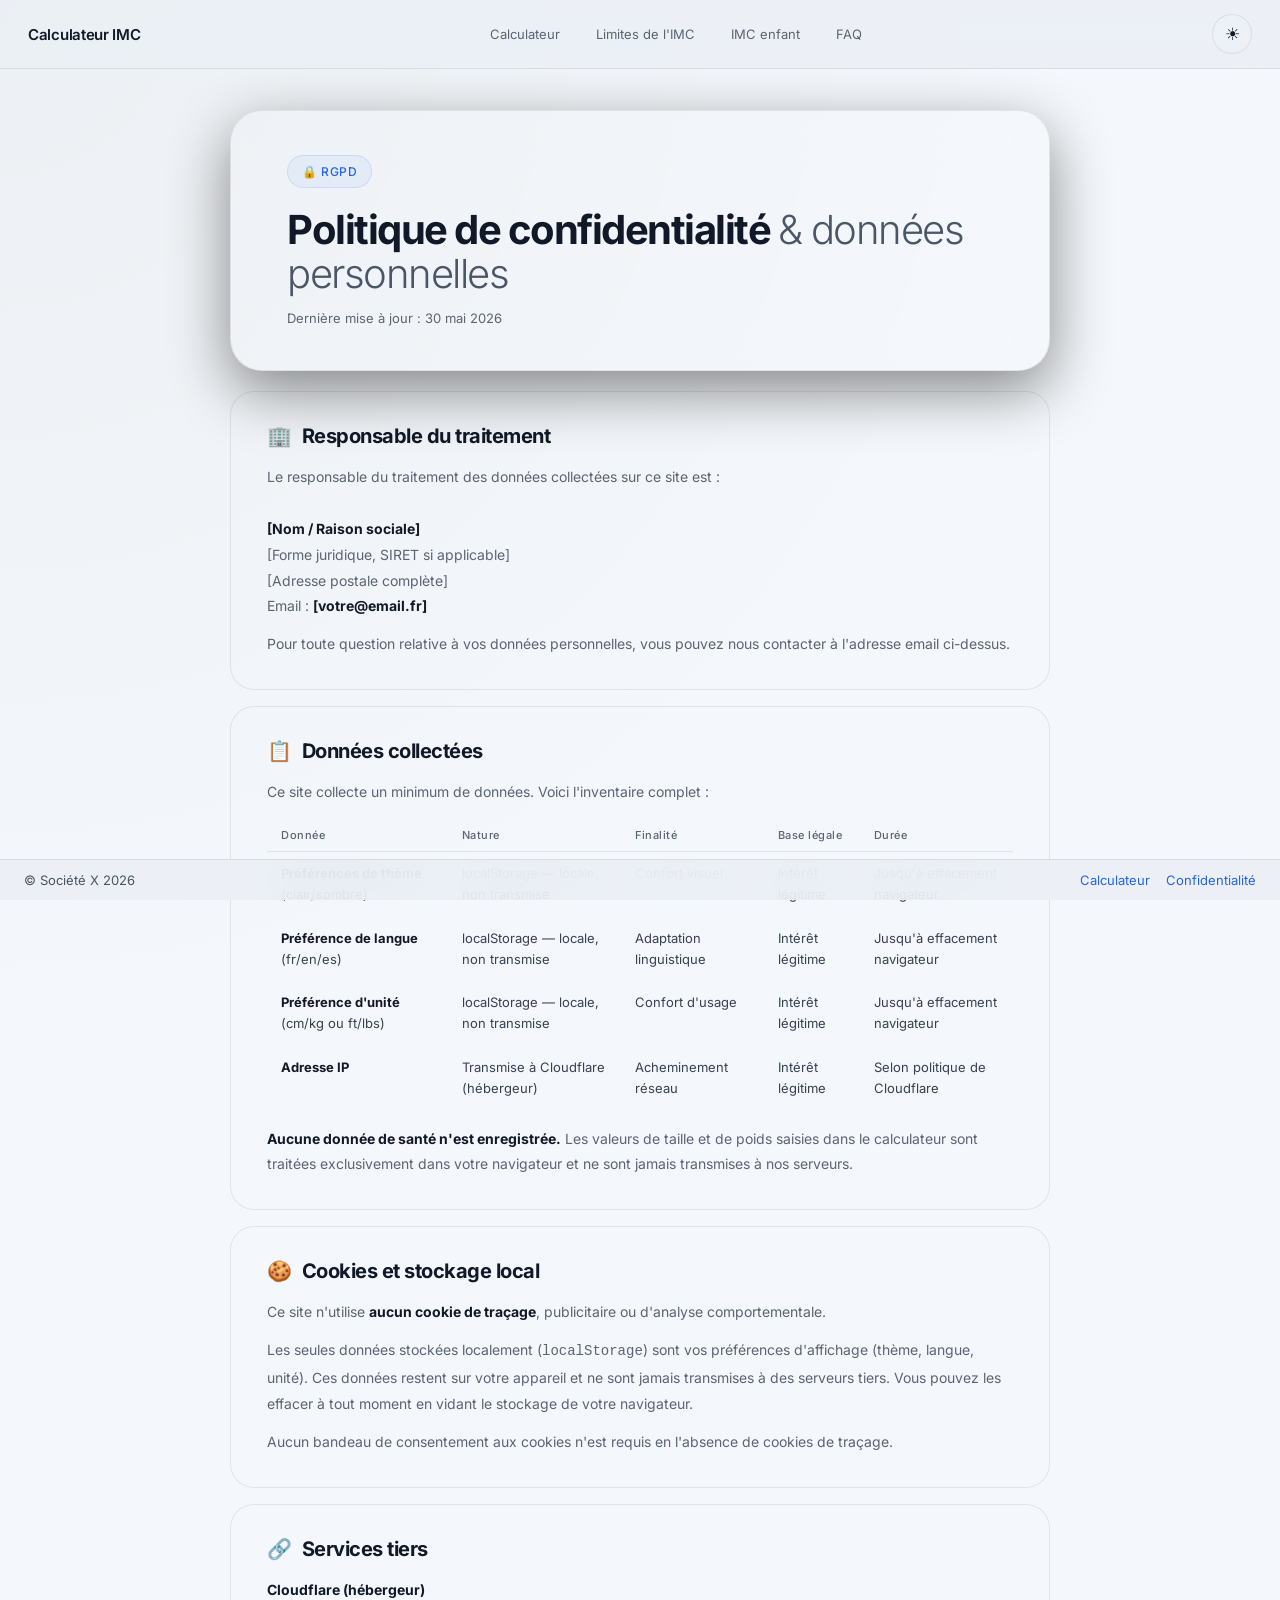
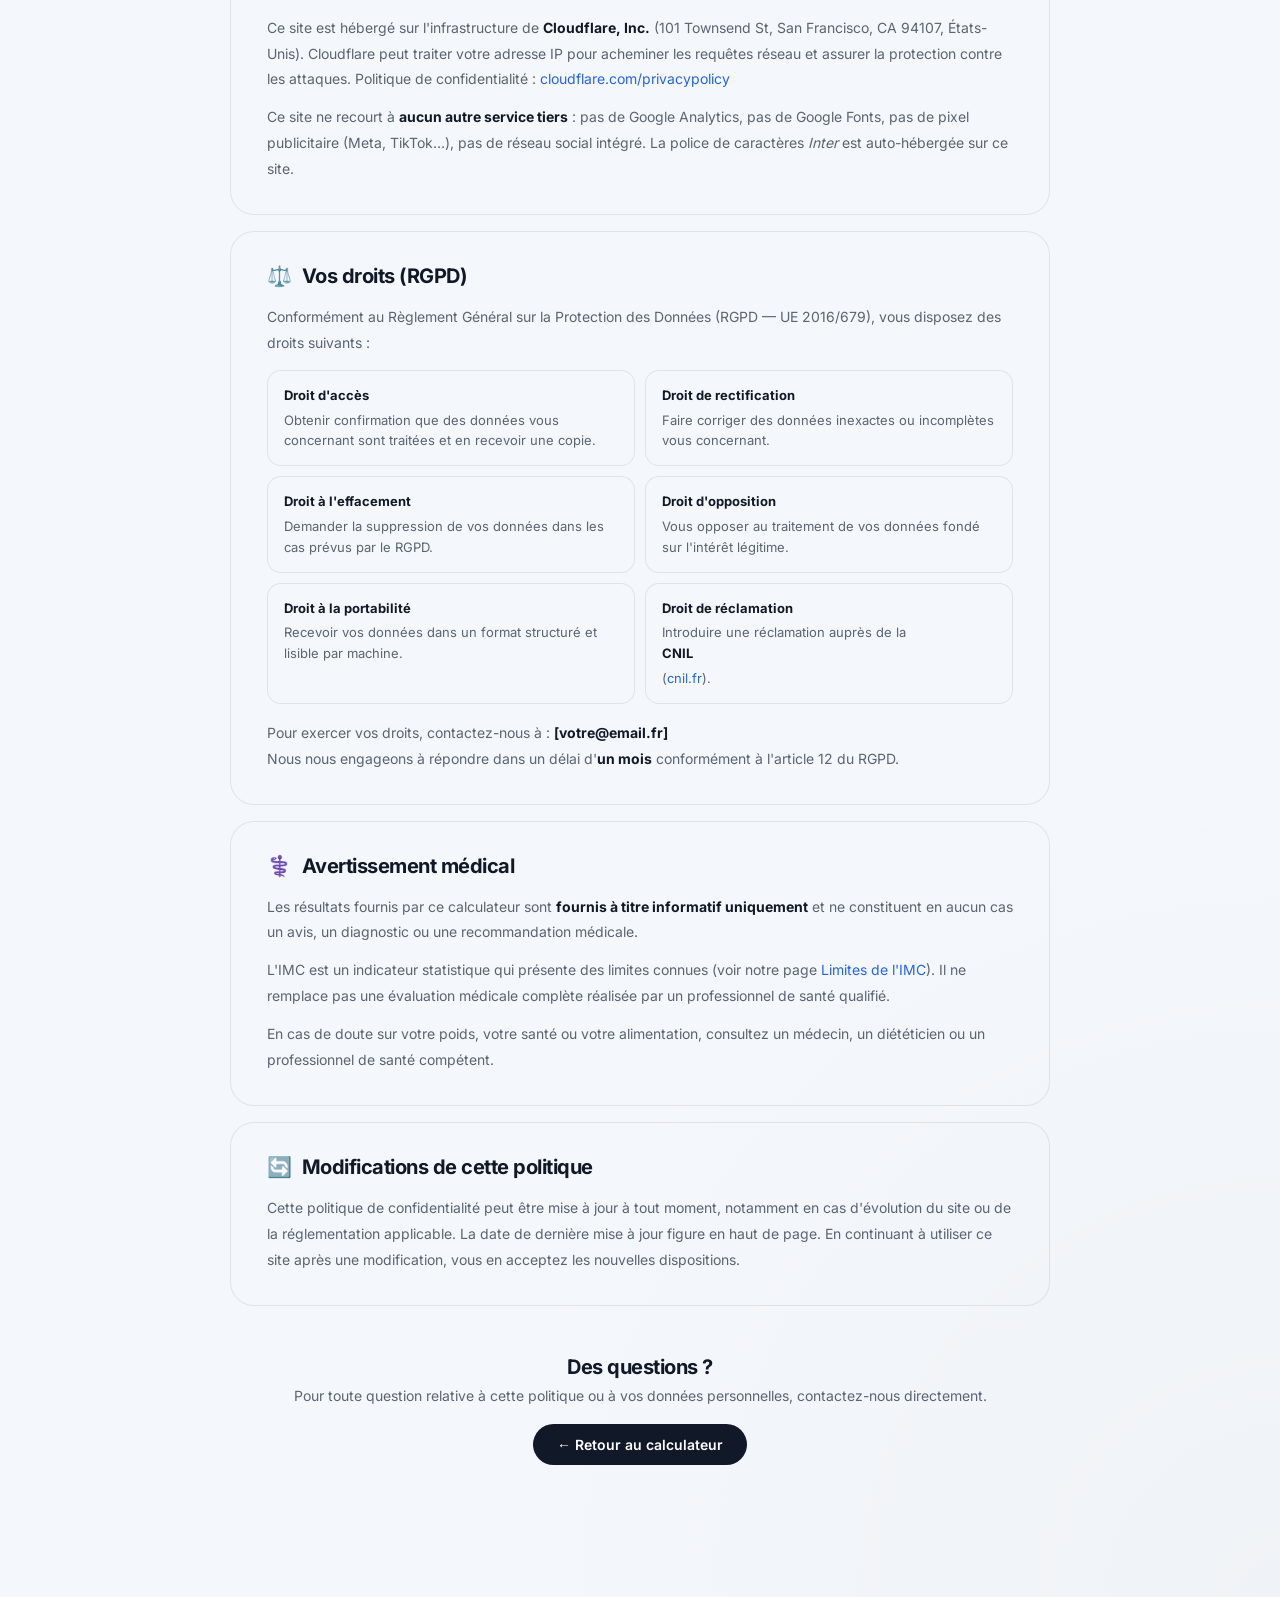
<file: politique-confidentialite.html>
<!DOCTYPE html>
<html lang="fr">
<head>
  <meta charset="UTF-8" />
  <meta name="viewport" content="width=device-width, initial-scale=1.0" />
  <title>Politique de confidentialité | Calculateur IMC</title>
  <meta name="description" content="Politique de confidentialité du calculateur IMC : données collectées, utilisation, droits RGPD, cookies et services tiers.">
  <meta name="robots" content="index, follow">
  <link rel="canonical" href="https://www.votresite.com/politique-confidentialite">
  <link rel="stylesheet" href="fonts/inter.css">

  <style>
    * { margin: 0; padding: 0; box-sizing: border-box; }

    :root {
      --footer: #c7d0dd; --link: #8db4ff; --bg: #0f1115;
      --border: rgba(255,255,255,0.08); --text: #f5f7fb;
      --muted: #a7b0c0; --accent: #ffffff;
      --shadow: 0 20px 60px rgba(0,0,0,0.45);
    }

    body {
      font-family: 'Inter', sans-serif;
      background:
        radial-gradient(circle at top left, rgba(255,255,255,0.04), transparent 30%),
        radial-gradient(circle at bottom right, rgba(255,255,255,0.03), transparent 25%),
        var(--bg);
      color: var(--text);
      min-height: 100vh;
      padding: 80px 20px 80px;
      transition: background 0.3s ease, color 0.3s ease;
    }

    /* NAV */
    .topbar {
      position: fixed; top: 0; left: 0; width: 100%;
      padding: 14px 28px; display: flex; align-items: center;
      justify-content: space-between;
      background: rgba(15,17,21,0.82);
      -webkit-backdrop-filter: blur(20px) saturate(180%);
      backdrop-filter: blur(20px) saturate(180%);
      border-bottom: 1px solid var(--border); z-index: 900;
    }
    .nav-logo { font-size: 15px; font-weight: 600; color: var(--text); text-decoration: none; letter-spacing: -0.3px; }
    .nav-links { display: flex; gap: 6px; align-items: center; }
    .nav-link {
      padding: 8px 14px; border-radius: 999px; font-size: 13px;
      color: var(--muted); text-decoration: none; border: 1px solid transparent;
      transition: all 0.2s ease; white-space: nowrap;
    }
    .nav-link:hover { color: var(--text); background: rgba(255,255,255,0.07); border-color: var(--border); }
    .nav-controls { display: flex; align-items: center; gap: 10px; }
    .theme-toggle {
      width: 40px; height: 40px; border-radius: 50%; border: 1px solid var(--border);
      background: rgba(255,255,255,0.08); color: var(--text); cursor: pointer; font-size: 17px;
      display: flex; align-items: center; justify-content: center; transition: 0.2s ease;
    }
    .theme-toggle:hover { transform: scale(1.05); background: rgba(255,255,255,0.13); }

    /* Burger */
    .burger {
      display:none; align-items:center; justify-content:center; width:36px; height:36px;
      border-radius:10px; border:1px solid var(--border); background:rgba(255,255,255,0.08);
      cursor:pointer; flex-shrink:0; transition:background 0.2s ease;
    }
    .burger:hover { background:rgba(255,255,255,0.14); }
    .burger .icon-burger { display:block; }
    .burger .icon-close  { display:none; }
    .burger.open .icon-burger { display:none; }
    .burger.open .icon-close  { display:block; }
    .mobile-menu {
      display:none; position:fixed; top:53px; left:0; width:100%;
      background:rgba(15,17,21,0.97); -webkit-backdrop-filter:blur(20px);
      backdrop-filter:blur(20px); border-bottom:1px solid var(--border);
      padding:8px 14px 12px; flex-direction:column; gap:4px; z-index:1000;
    }
    .mobile-menu.open { display:flex; }
    .mobile-menu .mob-link {
      display:block; padding:12px 16px; font-size:15px; font-family:'Inter',sans-serif;
      border-radius:14px; border:1px solid transparent; color:var(--muted);
      text-decoration:none; transition:all 0.15s ease;
    }
    .mobile-menu .mob-link:hover { background:rgba(255,255,255,0.07); color:var(--text); }
    body.light .burger { background:rgba(0,0,0,0.05); border-color:rgba(0,0,0,0.12); }
    body.light .mobile-menu { background:rgba(235,239,245,0.97); }

    /* PAGE */
    .page-wrapper { max-width: 820px; margin: 0 auto; padding-top: 30px; }

    .hero {
      padding: 44px 56px; border: 1px solid var(--border); border-radius: 32px;
      background: rgba(255,255,255,0.03); backdrop-filter: blur(20px);
      box-shadow: var(--shadow); margin-bottom: 20px;
    }
    .hero-badge {
      display: inline-flex; align-items: center; gap: 8px; padding: 8px 14px;
      border-radius: 999px; background: rgba(141,180,255,0.12);
      border: 1px solid rgba(141,180,255,0.3); color: var(--link);
      font-size: 12px; font-weight: 500; letter-spacing: 0.5px; margin-bottom: 20px;
    }
    .hero h1 { font-size: 40px; font-weight: 700; letter-spacing: -1.5px; line-height: 1.1; margin-bottom: 14px; }
    .hero h1 span { color: #cfd8e3; font-weight: 300; }
    .update-date { color: var(--muted); font-size: 13px; margin-top: 8px; }

    /* Sections */
    .section {
      padding: 32px 36px; border: 1px solid var(--border); border-radius: 24px;
      background: rgba(255,255,255,0.03); margin-bottom: 16px;
    }
    .section h2 {
      font-size: 20px; font-weight: 700; letter-spacing: -0.5px;
      margin-bottom: 16px; display: flex; align-items: center; gap: 10px;
    }
    .section h2 .s-icon { font-size: 20px; }
    .section p { font-size: 14px; color: var(--muted); line-height: 1.85; margin-bottom: 12px; }
    .section p:last-child { margin-bottom: 0; }
    .section strong { color: var(--text); }
    .section a { color: var(--link); text-decoration: none; }
    .section a:hover { text-decoration: underline; }

    .section ul { padding-left: 18px; margin-top: 8px; margin-bottom: 12px; }
    .section ul li { font-size: 14px; color: var(--muted); line-height: 1.85; margin-bottom: 4px; }

    /* Table */
    .data-table { width: 100%; border-collapse: collapse; font-size: 13px; margin-top: 14px; }
    .data-table th {
      text-align: left; padding: 9px 14px; color: var(--muted); font-weight: 500;
      font-size: 11px; letter-spacing: 0.5px; border-bottom: 1px solid var(--border);
    }
    .data-table td {
      padding: 11px 14px; border-bottom: 1px solid rgba(255,255,255,0.04);
      color: var(--muted); vertical-align: top; line-height: 1.6;
    }
    .data-table td strong { color: var(--text); }
    .data-table tr:last-child td { border-bottom: none; }

    /* Rights box */
    .rights-grid { display: grid; grid-template-columns: 1fr 1fr; gap: 10px; margin-top: 14px; }
    .right-item {
      padding: 14px 16px; border-radius: 14px; border: 1px solid var(--border);
      background: rgba(255,255,255,0.03); font-size: 13px; color: var(--muted); line-height: 1.6;
    }
    .right-item strong { color: var(--text); display: block; margin-bottom: 4px; }

    /* CTA */
    .cta-section {
      padding: 32px; border: 1px solid rgba(255,255,255,0.1); border-radius: 24px;
      background: rgba(255,255,255,0.04); text-align: center; margin-bottom: 20px;
    }
    .cta-section h2 { font-size: 20px; font-weight: 700; letter-spacing: -0.5px; margin-bottom: 8px; }
    .cta-section p { color: var(--muted); font-size: 14px; margin-bottom: 20px; }
    .cta-btn {
      display: inline-flex; align-items: center; gap: 8px; padding: 12px 24px;
      border-radius: 999px; background: var(--accent); color: #111;
      font-size: 14px; font-weight: 600; text-decoration: none;
      transition: opacity 0.2s, transform 0.2s;
    }
    .cta-btn:hover { opacity: 0.9; transform: translateY(-1px); }

    /* Footer */
    footer {
      position: fixed; bottom: 0; left: 0; width: 100%; padding: 12px 24px;
      display: flex; justify-content: space-between; align-items: center;
      background: rgba(15,17,21,0.82); -webkit-backdrop-filter: blur(20px) saturate(180%);
      backdrop-filter: blur(20px) saturate(180%); border-top: 1px solid var(--border);
      color: var(--footer); font-size: 13px; flex-wrap: wrap; gap: 10px; z-index: 900;
    }
    footer a { color: var(--link); text-decoration: none; }
    footer a:hover { text-decoration: underline; }
    .footer-links { display: flex; gap: 16px; }

    /* Light mode */
    body.light {
      --bg: #f4f7fb; --border: rgba(0,0,0,0.08); --text: #111827;
      --muted: #5b6472; --accent: #111827; --footer: #4b5563; --link: #2563eb;
      background:
        radial-gradient(circle at top left, rgba(0,0,0,0.03), transparent 30%),
        radial-gradient(circle at bottom right, rgba(0,0,0,0.02), transparent 25%),
        var(--bg);
    }
    body.light .topbar, body.light footer { background: rgba(235,239,245,0.88); }
    body.light .cta-btn { color: #fff; }
    body.light .hero h1 span { color: #4a5568; }
    body.light .data-table td { color: #374151; }

    @media (max-width: 720px) {
      body { padding: 70px 0 70px; }
      .page-wrapper { padding: 16px 14px 0; }
      .hero { padding: 24px 18px; border-radius: 20px; }
      .hero h1 { font-size: 26px; letter-spacing: -1px; }
      .section { padding: 22px 18px; border-radius: 18px; margin-bottom: 12px; }
      .section h2 { font-size: 17px; }
      .rights-grid { grid-template-columns: 1fr; }
      .cta-section { padding: 22px 18px; border-radius: 18px; }
      .topbar { padding: 10px 14px; }
      .nav-links { display: none; }
      .burger { display: flex; }
      footer { padding: 10px 16px; font-size: 12px; }
    }
  </style>
</head>
<body>

  <nav class="topbar">
    <button class="burger" id="burgerBtn" aria-label="Menu">
      <svg class="icon-burger" width="16" height="16" viewBox="0 0 16 16" fill="none" stroke="var(--text)" stroke-width="1.8" stroke-linecap="round"><line x1="2" y1="4" x2="14" y2="4"/><line x1="2" y1="8" x2="14" y2="8"/><line x1="2" y1="12" x2="14" y2="12"/></svg>
      <svg class="icon-close" width="16" height="16" viewBox="0 0 16 16" fill="none" stroke="var(--text)" stroke-width="1.8" stroke-linecap="round"><line x1="3" y1="3" x2="13" y2="13"/><line x1="13" y1="3" x2="3" y2="13"/></svg>
    </button>
    <a class="nav-logo" href="index.html">Calculateur IMC</a>
    <div class="nav-links">
      <a class="nav-link" href="index.html">Calculateur</a>
      <a class="nav-link" href="limites-imc.html">Limites de l'IMC</a>
      <a class="nav-link" href="imc-enfant.html">IMC enfant</a>
      <a class="nav-link" href="faq-imc.html">FAQ</a>
    </div>
    <div class="nav-controls">
      <button class="theme-toggle" id="themeToggle">☾</button>
    </div>
  </nav>

  <div class="mobile-menu" id="mobileMenu">
    <a class="mob-link" href="index.html">Calculateur</a>
    <a class="mob-link" href="limites-imc.html">Limites de l'IMC</a>
    <a class="mob-link" href="imc-enfant.html">IMC enfant</a>
    <a class="mob-link" href="faq-imc.html">FAQ</a>
  </div>

  <div class="page-wrapper">

    <div class="hero">
      <div class="hero-badge">🔒 RGPD</div>
      <h1>Politique de confidentialité <span>&amp; données personnelles</span></h1>
      <p class="update-date">Dernière mise à jour : 30 mai 2026</p>
    </div>

    <!-- 1. Responsable -->
    <div class="section">
      <h2><span class="s-icon">🏢</span> Responsable du traitement</h2>
      <p>
        Le responsable du traitement des données collectées sur ce site est :<br><br>
        <strong>[Nom / Raison sociale]</strong><br>
        [Forme juridique, SIRET si applicable]<br>
        [Adresse postale complète]<br>
        Email : <strong>[votre@email.fr]</strong>
      </p>
      <p>
        Pour toute question relative à vos données personnelles, vous pouvez nous contacter à l'adresse email ci-dessus.
      </p>
    </div>

    <!-- 2. Données collectées -->
    <div class="section">
      <h2><span class="s-icon">📋</span> Données collectées</h2>
      <p>Ce site collecte un minimum de données. Voici l'inventaire complet :</p>

      <table class="data-table">
        <thead>
          <tr>
            <th>Donnée</th>
            <th>Nature</th>
            <th>Finalité</th>
            <th>Base légale</th>
            <th>Durée</th>
          </tr>
        </thead>
        <tbody>
          <tr>
            <td><strong>Préférences de thème</strong> (clair/sombre)</td>
            <td>localStorage — locale, non transmise</td>
            <td>Confort visuel</td>
            <td>Intérêt légitime</td>
            <td>Jusqu'à effacement navigateur</td>
          </tr>
          <tr>
            <td><strong>Préférence de langue</strong> (fr/en/es)</td>
            <td>localStorage — locale, non transmise</td>
            <td>Adaptation linguistique</td>
            <td>Intérêt légitime</td>
            <td>Jusqu'à effacement navigateur</td>
          </tr>
          <tr>
            <td><strong>Préférence d'unité</strong> (cm/kg ou ft/lbs)</td>
            <td>localStorage — locale, non transmise</td>
            <td>Confort d'usage</td>
            <td>Intérêt légitime</td>
            <td>Jusqu'à effacement navigateur</td>
          </tr>
          <tr>
            <td><strong>Adresse IP</strong></td>
            <td>Transmise à Cloudflare (hébergeur)</td>
            <td>Acheminement réseau</td>
            <td>Intérêt légitime</td>
            <td>Selon politique de Cloudflare</td>
          </tr>
        </tbody>
      </table>

      <p style="margin-top:16px;">
        <strong>Aucune donnée de santé n'est enregistrée.</strong> Les valeurs de taille et de poids saisies dans le calculateur sont traitées exclusivement dans votre navigateur et ne sont jamais transmises à nos serveurs.
      </p>
    </div>

    <!-- 3. Cookies -->
    <div class="section">
      <h2><span class="s-icon">🍪</span> Cookies et stockage local</h2>
      <p>
        Ce site n'utilise <strong>aucun cookie de traçage</strong>, publicitaire ou d'analyse comportementale.
      </p>
      <p>
        Les seules données stockées localement (<code>localStorage</code>) sont vos préférences d'affichage (thème, langue, unité). Ces données restent sur votre appareil et ne sont jamais transmises à des serveurs tiers. Vous pouvez les effacer à tout moment en vidant le stockage de votre navigateur.
      </p>
      <p>
        Aucun bandeau de consentement aux cookies n'est requis en l'absence de cookies de traçage.
      </p>
    </div>

    <!-- 4. Services tiers -->
    <div class="section">
      <h2><span class="s-icon">🔗</span> Services tiers</h2>

      <p><strong>Cloudflare (hébergeur)</strong></p>
      <p>
        Ce site est hébergé sur l'infrastructure de <strong>Cloudflare, Inc.</strong> (101 Townsend St, San Francisco, CA 94107, États-Unis). Cloudflare peut traiter votre adresse IP pour acheminer les requêtes réseau et assurer la protection contre les attaques.
        Politique de confidentialité : <a href="https://www.cloudflare.com/privacypolicy/" target="_blank" rel="noopener">cloudflare.com/privacypolicy</a>
      </p>

      <p>
        Ce site ne recourt à <strong>aucun autre service tiers</strong> : pas de Google Analytics, pas de Google Fonts, pas de pixel publicitaire (Meta, TikTok…), pas de réseau social intégré. La police de caractères <em>Inter</em> est auto-hébergée sur ce site.
      </p>
    </div>

    <!-- 5. Vos droits -->
    <div class="section">
      <h2><span class="s-icon">⚖️</span> Vos droits (RGPD)</h2>
      <p>Conformément au Règlement Général sur la Protection des Données (RGPD — UE 2016/679), vous disposez des droits suivants :</p>

      <div class="rights-grid">
        <div class="right-item">
          <strong>Droit d'accès</strong>
          Obtenir confirmation que des données vous concernant sont traitées et en recevoir une copie.
        </div>
        <div class="right-item">
          <strong>Droit de rectification</strong>
          Faire corriger des données inexactes ou incomplètes vous concernant.
        </div>
        <div class="right-item">
          <strong>Droit à l'effacement</strong>
          Demander la suppression de vos données dans les cas prévus par le RGPD.
        </div>
        <div class="right-item">
          <strong>Droit d'opposition</strong>
          Vous opposer au traitement de vos données fondé sur l'intérêt légitime.
        </div>
        <div class="right-item">
          <strong>Droit à la portabilité</strong>
          Recevoir vos données dans un format structuré et lisible par machine.
        </div>
        <div class="right-item">
          <strong>Droit de réclamation</strong>
          Introduire une réclamation auprès de la <strong>CNIL</strong> (<a href="https://www.cnil.fr" target="_blank" rel="noopener">cnil.fr</a>).
        </div>
      </div>

      <p style="margin-top:16px;">
        Pour exercer vos droits, contactez-nous à : <strong>[votre@email.fr]</strong><br>
        Nous nous engageons à répondre dans un délai d'<strong>un mois</strong> conformément à l'article 12 du RGPD.
      </p>
    </div>

    <!-- 6. Avertissement médical -->
    <div class="section">
      <h2><span class="s-icon">⚕️</span> Avertissement médical</h2>
      <p>
        Les résultats fournis par ce calculateur sont <strong>fournis à titre informatif uniquement</strong> et ne constituent en aucun cas un avis, un diagnostic ou une recommandation médicale.
      </p>
      <p>
        L'IMC est un indicateur statistique qui présente des limites connues (voir notre page <a href="limites-imc.html">Limites de l'IMC</a>). Il ne remplace pas une évaluation médicale complète réalisée par un professionnel de santé qualifié.
      </p>
      <p>
        En cas de doute sur votre poids, votre santé ou votre alimentation, consultez un médecin, un diététicien ou un professionnel de santé compétent.
      </p>
    </div>

    <!-- 7. Modifications -->
    <div class="section">
      <h2><span class="s-icon">🔄</span> Modifications de cette politique</h2>
      <p>
        Cette politique de confidentialité peut être mise à jour à tout moment, notamment en cas d'évolution du site ou de la réglementation applicable. La date de dernière mise à jour figure en haut de page. En continuant à utiliser ce site après une modification, vous en acceptez les nouvelles dispositions.
      </p>
    </div>

    <div class="cta-section">
      <h2>Des questions ?</h2>
      <p>Pour toute question relative à cette politique ou à vos données personnelles, contactez-nous directement.</p>
      <a class="cta-btn" href="index.html">← Retour au calculateur</a>
    </div>

  </div>

  <footer>
    <div>© Société X 2026</div>
    <div class="footer-links">
      <a href="index.html">Calculateur</a>
      <a href="politique-confidentialite.html">Confidentialité</a>
    </div>
  </footer>

  <script>
  (function() {
    document.addEventListener('DOMContentLoaded', function() {
      var prefersDark = window.matchMedia('(prefers-color-scheme: dark)').matches;
      var savedTheme = localStorage.getItem('theme');
      if (savedTheme === 'light' || (!savedTheme && !prefersDark)) document.body.classList.add('light');
      var toggleBtn = document.getElementById('themeToggle');
      function updateIcon() { toggleBtn.textContent = document.body.classList.contains('light') ? '☀' : '☾'; }
      updateIcon();
      toggleBtn.addEventListener('click', function() {
        document.body.classList.toggle('light');
        localStorage.setItem('theme', document.body.classList.contains('light') ? 'light' : 'dark');
        updateIcon();
      });

      var burgerBtn = document.getElementById('burgerBtn');
      if (burgerBtn) {
        burgerBtn.addEventListener('click', function() {
          burgerBtn.classList.toggle('open');
          document.getElementById('mobileMenu').classList.toggle('open');
        });
        document.addEventListener('click', function(e) {
          var menu = document.getElementById('mobileMenu');
          if (!burgerBtn.contains(e.target) && menu && !menu.contains(e.target)) {
            burgerBtn.classList.remove('open');
            menu.classList.remove('open');
          }
        });
      }
    });
  })();
  </script>
</body>
</html>
</file>
<file: fonts/inter.css>
/* Inter v20 — auto-hébergé, subsets latin + latin-ext */

@font-face {
  font-family: 'Inter';
  font-style: normal;
  font-weight: 100 900;
  font-display: swap;
  src: url('inter-latin-ext.woff2') format('woff2');
  unicode-range: U+0100-02BA, U+02BD-02C5, U+02C7-02CC, U+02CE-02D7, U+02DD-02FF,
    U+0304, U+0308, U+0329, U+1D00-1DBF, U+1E00-1E9F, U+1EF2-1EFF,
    U+2020, U+20A0-20AB, U+20AD-20C0, U+2113, U+2C60-2C7F, U+A720-A7FF;
}

@font-face {
  font-family: 'Inter';
  font-style: normal;
  font-weight: 100 900;
  font-display: swap;
  src: url('inter-latin.woff2') format('woff2');
  unicode-range: U+0000-00FF, U+0131, U+0152-0153, U+02BB-02BC, U+02C6, U+02DA,
    U+02DC, U+0304, U+0308, U+0329, U+2000-206F, U+20AC, U+2122,
    U+2191, U+2193, U+2212, U+2215, U+FEFF, U+FFFD;
}
</file>
